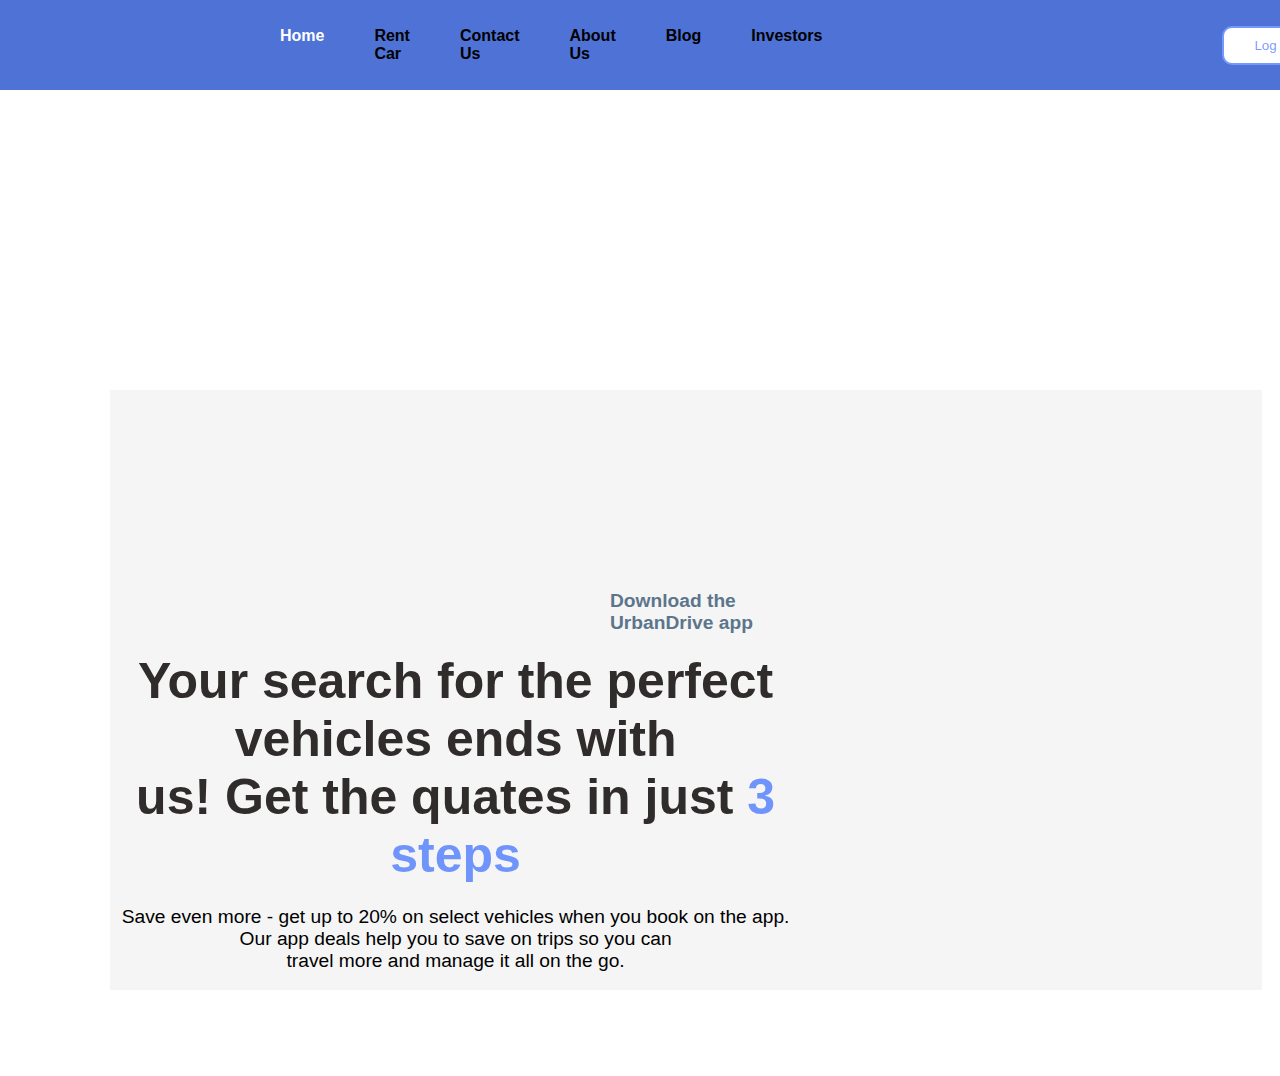
<file: app.html>
<!DOCTYPE html>
<html lang="en">
<head>
    <meta charset="UTF-8">
    <meta name="viewport" content="width=device-width, initial-scale=1.0">
    <title>Document</title>
    <link rel="stylesheet" href="app.css">
</head>
<body>
    <nav class="nav">
        <div class="logo">
            <h1>UrbanDrive CAR</h1>
        </div>

        <div class="item">
            <a class="home-btn" href="/">Home</a>
            <a href="/">Rent Car</a>
            <a href="/">Contact Us</a>
            <a href="/">About Us</a>
            <a href="/">Blog</a>
            <a href="/">Investors</a>
        </div>
        <div class="btn">
            <input class="login" type="button" value="Log in">
            <input type="button" value="Sign Up">
            <input type="button" value="Get the App">
        </div>
    </nav>
    
    <section class="box12"> 
        <div class="box1">
            <h3>Download the UrbanDrive app</h3>
            <img class="logo" src="app-store-png-logo-33115.png">
            <h1>Your search for the perfect vehicles ends with <br> us! Get the quates in just <span>3 steps</span></h1>
            <p>   <br> Save even more - get up to 20% on select vehicles when you book on the app.
                <br> Our app deals help you to save on trips so you can <br> travel more and manage it all on the go.</p>
                <img id="qrcode" src="qr_img (1).png">
        </div>
        
    </section>
</body>
</html>
</file>
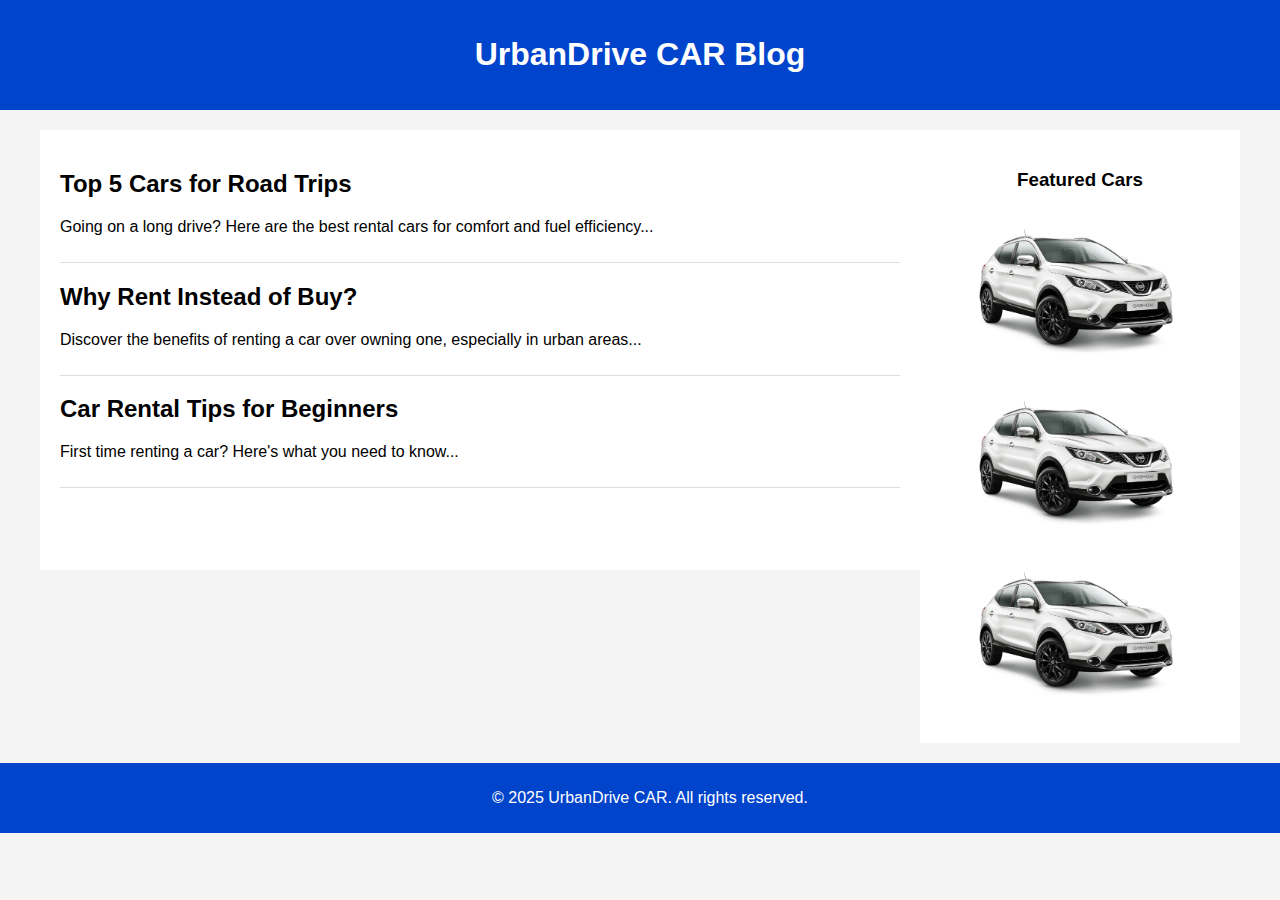
<file: blog.html>
<!DOCTYPE html>
<html lang="en">
<head>
    <meta charset="UTF-8">
    <meta name="viewport" content="width=device-width, initial-scale=1.0">
    <title>UrbanDrive Blog</title>
    <style>
        body {
            font-family: Arial, sans-serif;
            margin: 0;
            padding: 0;
            background-color: #f4f4f4;
        }
        header {
            background: #0044cc;
            color: white;
            text-align: center;
            padding: 15px;
        }
        .container {
            display: flex;
            max-width: 1200px;
            margin: 20px auto;
        }
        .blog-content {
            flex: 3;
            background: white;
            padding: 20px;
            overflow-y: scroll;
            height: 400px;
        }
        .blog-content article {
            border-bottom: 1px solid #ddd;
            padding-bottom: 10px;
            margin-bottom: 10px;
        }
        .sidebar {
            flex: 1;
            padding: 20px;
            background: white;
            text-align: center;
        }
        .sidebar img {
            width: 100%;
            margin-bottom: 10px;
            border-radius: 8px;
        }
        footer {
            background: #0044cc;
            color: white;
            text-align: center;
            padding: 10px;
            position: relative;
            bottom: 0;
            width: 100%;
        }
    </style>
</head>
<body>
    <header>
        <h1>UrbanDrive CAR Blog</h1>
    </header>
    
    <div class="container">
        <main class="blog-content">
            <article>
                <h2>Top 5 Cars for Road Trips</h2>
                <p>Going on a long drive? Here are the best rental cars for comfort and fuel efficiency...</p>
            </article>
            <article>
                <h2>Why Rent Instead of Buy?</h2>
                <p>Discover the benefits of renting a car over owning one, especially in urban areas...</p>
            </article>
            <article>
                <h2>Car Rental Tips for Beginners</h2>
                <p>First time renting a car? Here's what you need to know...</p>
            </article>
        </main>
        
        <aside class="sidebar">
            <h3>Featured Cars</h3>
            <img src="png/pngwing.com (10).png" alt="Luxury Car">
            <img src="png/pngwing.com (10).png" alt="SUV">
            <img src="png/pngwing.com (10).png" alt="Convertible">
        </aside>
    </div>
    
    <footer>
        <p>&copy; 2025 UrbanDrive CAR. All rights reserved.</p>
    </footer>
</body>
</html>
</file>
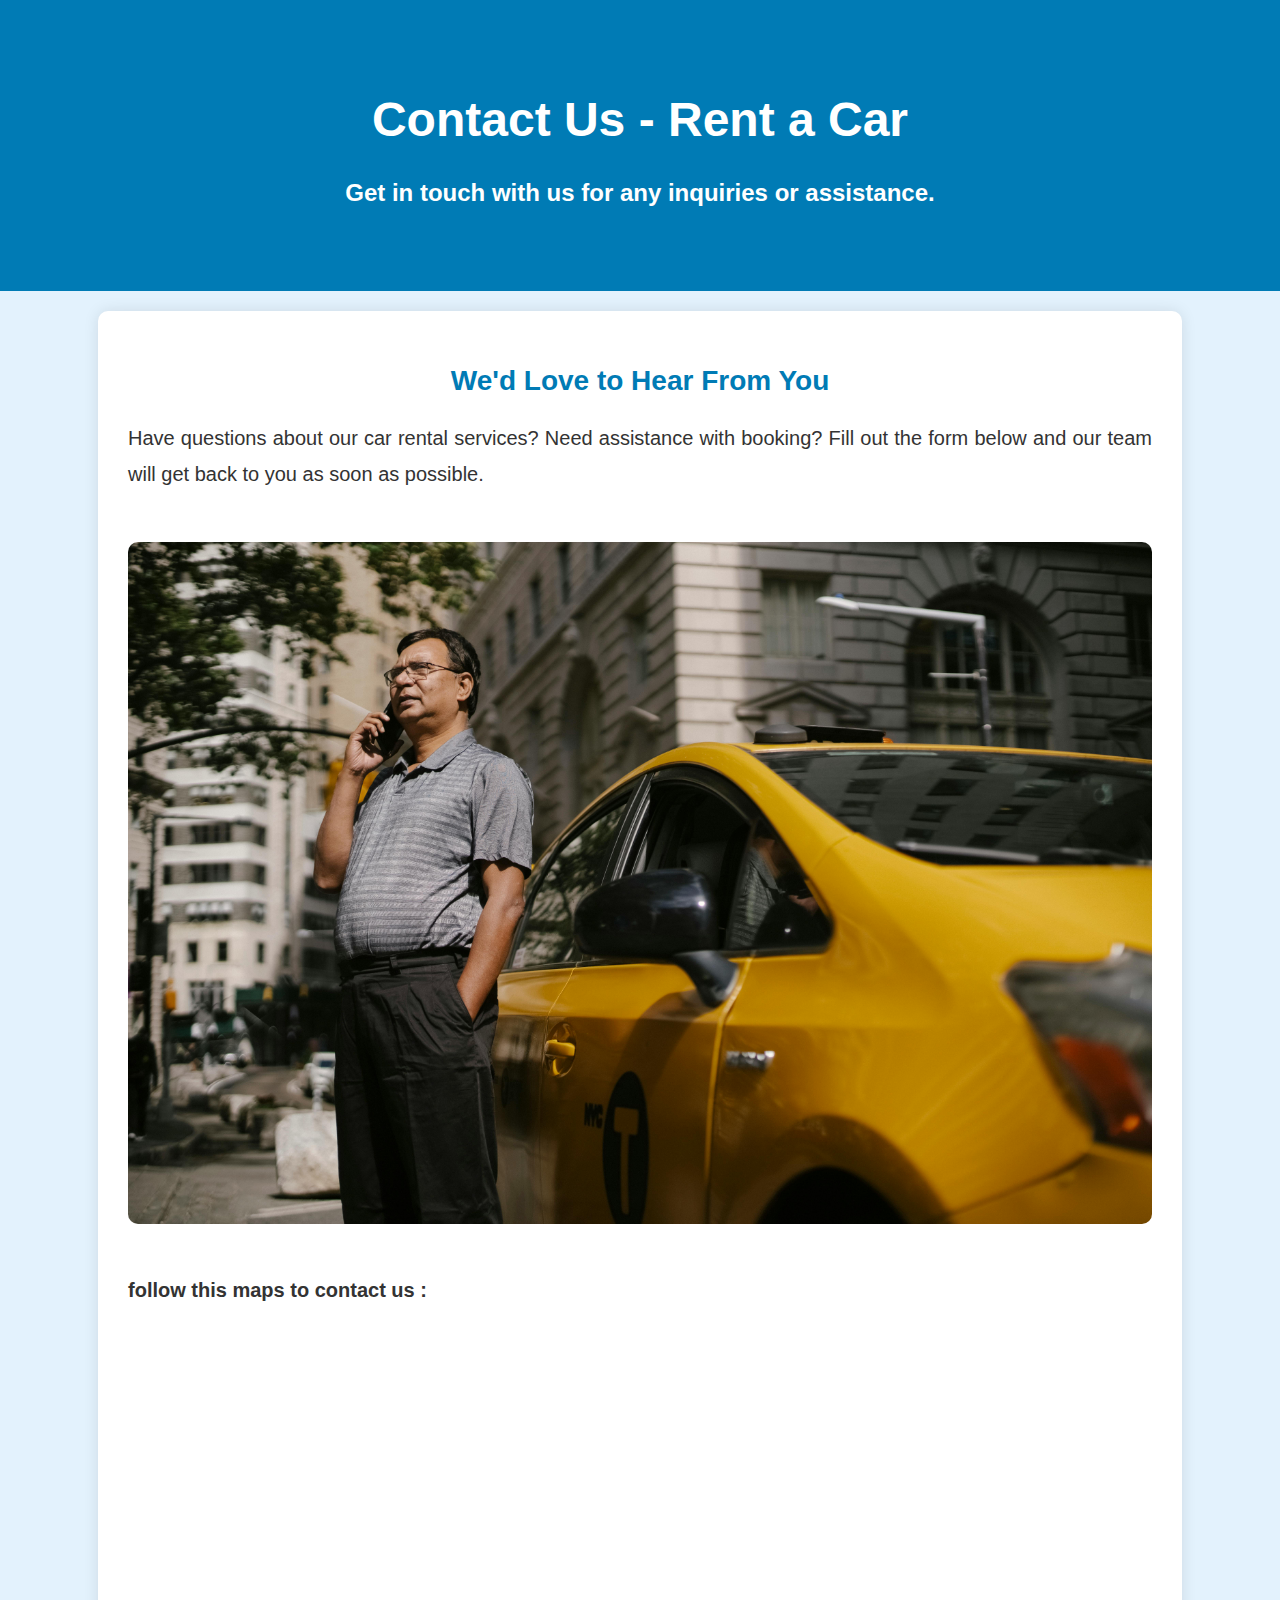
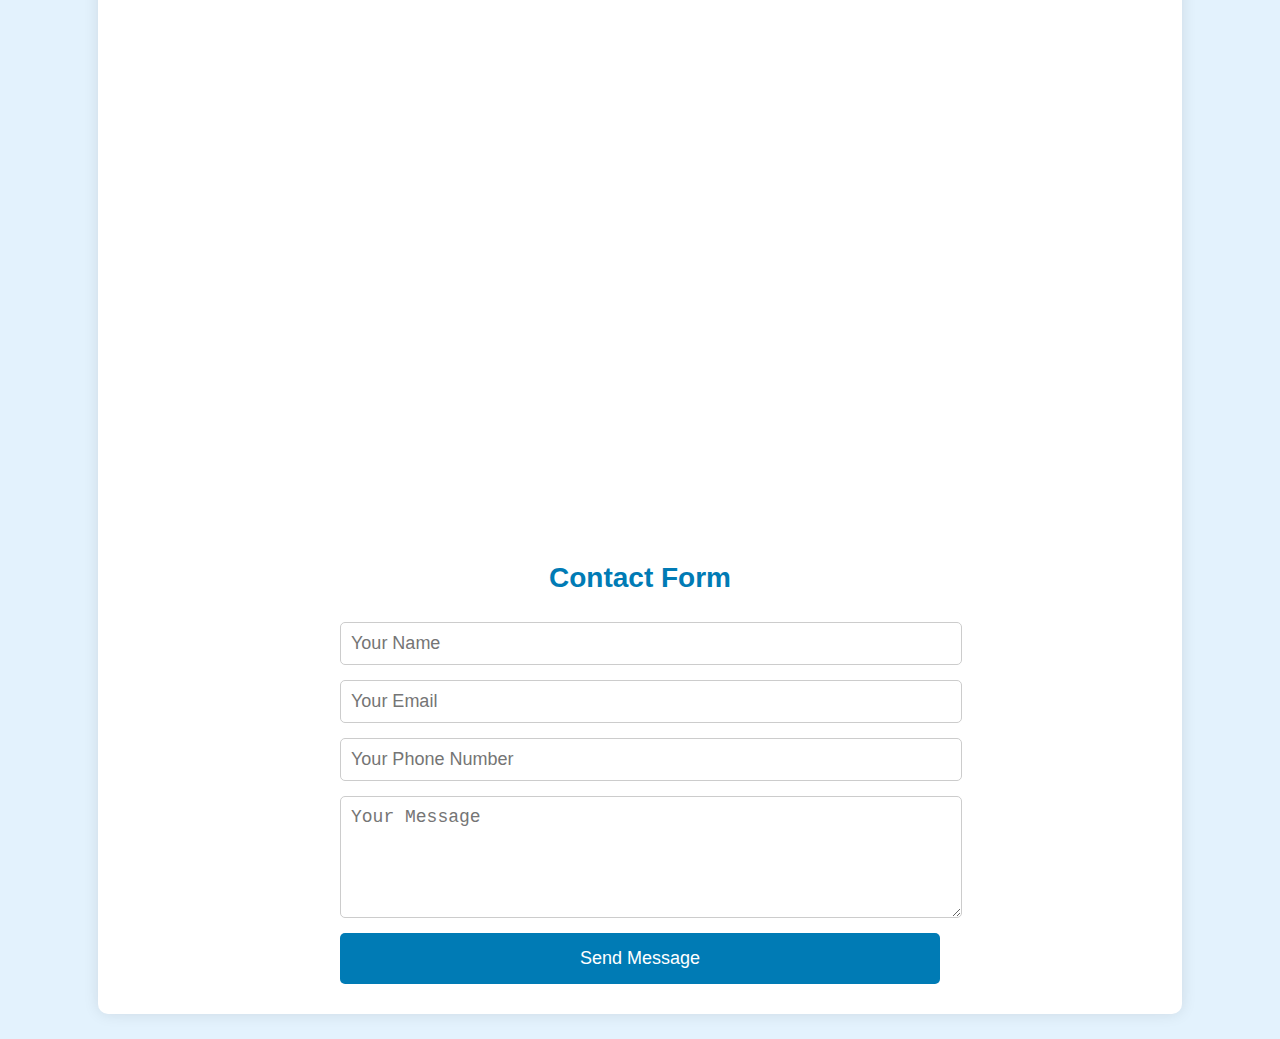
<file: contact us.html>
<!DOCTYPE html>
<html lang="en">
<head>
    <meta charset="UTF-8">
    <meta name="viewport" content="width=device-width, initial-scale=1.0">
    <title>Contact Us - Rent a Car</title>
    <style>
        body {
            font-family: Arial, sans-serif;
            margin: 0;
            padding: 0;
            background-color: #e3f2fd;
            color: #333;
        }
        .header {
            text-align: center;
            padding: 60px;
            background: #007bb5;
            color: white;
            font-size: 24px;
            font-weight: bold;
        }
        .content {
            width: 80%;
            margin: 20px auto;
            padding: 30px;
            background: white;
            box-shadow: 0px 0px 15px rgba(0, 0, 0, 0.1);
            border-radius: 10px;
            font-size: 20px;
        }
        h2, h3 {
            text-align: center;
            color: #007bb5;
            font-size: 28px;
        }
        .info {
            text-align: justify;
            margin-bottom: 25px;
            line-height: 1.8;
        }
        .contact-form {
            display: flex;
            flex-direction: column;
            max-width: 600px;
            margin: 0 auto;
        }
        .contact-form input, .contact-form textarea {
            width: 100%;
            padding: 10px;
            margin-bottom: 15px;
            border: 1px solid #ccc;
            border-radius: 5px;
            font-size: 18px;
        }
        .contact-form button {
            background: #007bb5;
            color: white;
            border: none;
            padding: 15px;
            font-size: 18px;
            cursor: pointer;
            border-radius: 5px;
        }
        .contact-form button:hover {
            background: #005f87;
        }
        .contact-image {
            width: 100%;
            height: auto;
            border-radius: 10px;
            margin-top: 25px;
        }
        .content .maps{
            margin-top: 50px;
            /* margin-left: 400px; */
            /* float: left; */
            /* border-radius: 30px; */
        }
        .content .maps2 h4{
            float: left;
            margin-left: 20px;
            /* margin-top: 50px; */
            /* float: left; */
            /* border-radius: 30px; */
        }
    </style>
</head>
<body>
    <div class="header">
        <h1>Contact Us - Rent a Car</h1>
        <p>Get in touch with us for any inquiries or assistance.</p>
    </div>
    
    <div class="content">
        <h2>We'd Love to Hear From You</h2>
        <p class="info">Have questions about our car rental services? Need assistance with booking? Fill out the form below and our team will get back to you as soon as possible.</p>
        <img src="pexels-tim-samuel-5835310.jpg" alt="Contact Us" class="contact-image">

        <div class="maps">
            <h4>follow this maps to contact us : </h4>
            <iframe src="https://www.google.com/maps/embed?pb=!1m14!1m12!1m3!1d8297.563949832971!2d79.01553267679353!3d21.117367470094933!2m3!1f0!2f0!3f0!3m2!1i1024!2i768!4f13.1!5e0!3m2!1sen!2sin!4v1738485160348!5m2!1sen!2sin" width="100%" height="800" style="border:0;" allowfullscreen="" loading="lazy" referrerpolicy="no-referrer-when-downgrade"></iframe>
            
        </div>
        
        <h3>Contact Form</h3>
        <form class="contact-form">
            <input type="text" name="name" placeholder="Your Name" required>
            <input type="email" name="email" placeholder="Your Email" required>
            <input type="tel" name="phone" placeholder="Your Phone Number" required>
            <textarea name="message" rows="5" placeholder="Your Message" required></textarea>
            <button type="submit">Send Message</button>
        </form>
    </div>
</body>
</html>
</file>
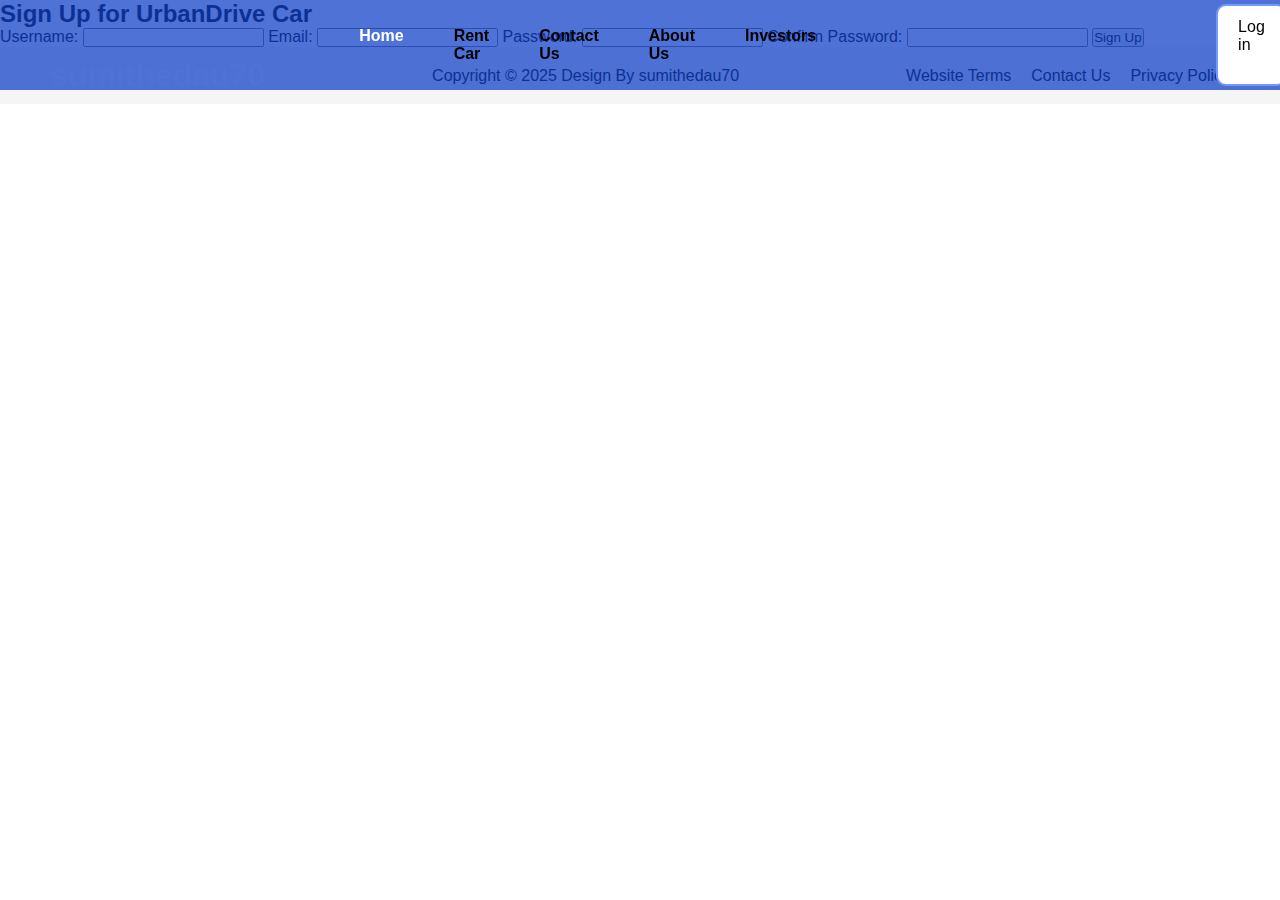
<file: hello.html>
<!DOCTYPE html>
<html lang="en">
<head>
    <meta charset="UTF-8">
    <meta name="viewport" content="width=device-width, initial-scale=1.0">
    <title>Sign Up - UrBan Car</title>
    <link rel="stylesheet" href="new.css">
    <link rel="stylesheet" href="https://cdnjs.cloudflare.com/ajax/libs/font-awesome/6.5.1/css/all.min.css">
</head>
<body>
    <nav class="nav">
        <div class="logo">
            <h1>UrbanDrive CAR</h1>
        </div>
        <div class="item">
            <a class="home-btn" href="/">Home</a>
            <a href="rentcar.html">Rent Car</a>
            <a href="contact us.html">Contact Us</a>
            <a href="about us.html">About Us</a>
            <a href="invest.html">Investors</a>
        </div>
        <div class="btn">
            <a class="login" href="log.html">Log in</a>
            <a id="sign" href="signup.html">Sign up</a>
            <a class="button" href="app.html">Get the App</a>
        </div>
    </nav>

    <div class="signup-container">
        <h2>Sign Up for UrbanDrive Car</h2>
        <form action="/submit-signup" method="POST">
            <label for="username">Username:</label>
            <input type="text" id="username" name="username" required>
            
            <label for="email">Email:</label>
            <input type="email" id="email" name="email" required>
            
            <label for="password">Password:</label>
            <input type="password" id="password" name="password" required>
            
            <label for="confirm-password">Confirm Password:</label>
            <input type="password" id="confirm-password" name="confirm-password" required>
            
            <input type="submit" value="Sign Up">
        </form>
    </div>

    <footer class="foot-sec">
        <div class="logo">
            <h1>sumithedau70</h1>
        </div>
        <div class="copy">
            <p>Copyright &copy; 2025 Design By sumithedau70</p>
        </div>
        <div class="item">
            <a href="/">Website Terms</a>
            <a href="/">Contact Us</a>
            <a href="/">Privacy Policy</a>
        </div>
    </footer>
</body>
</html>
</file>
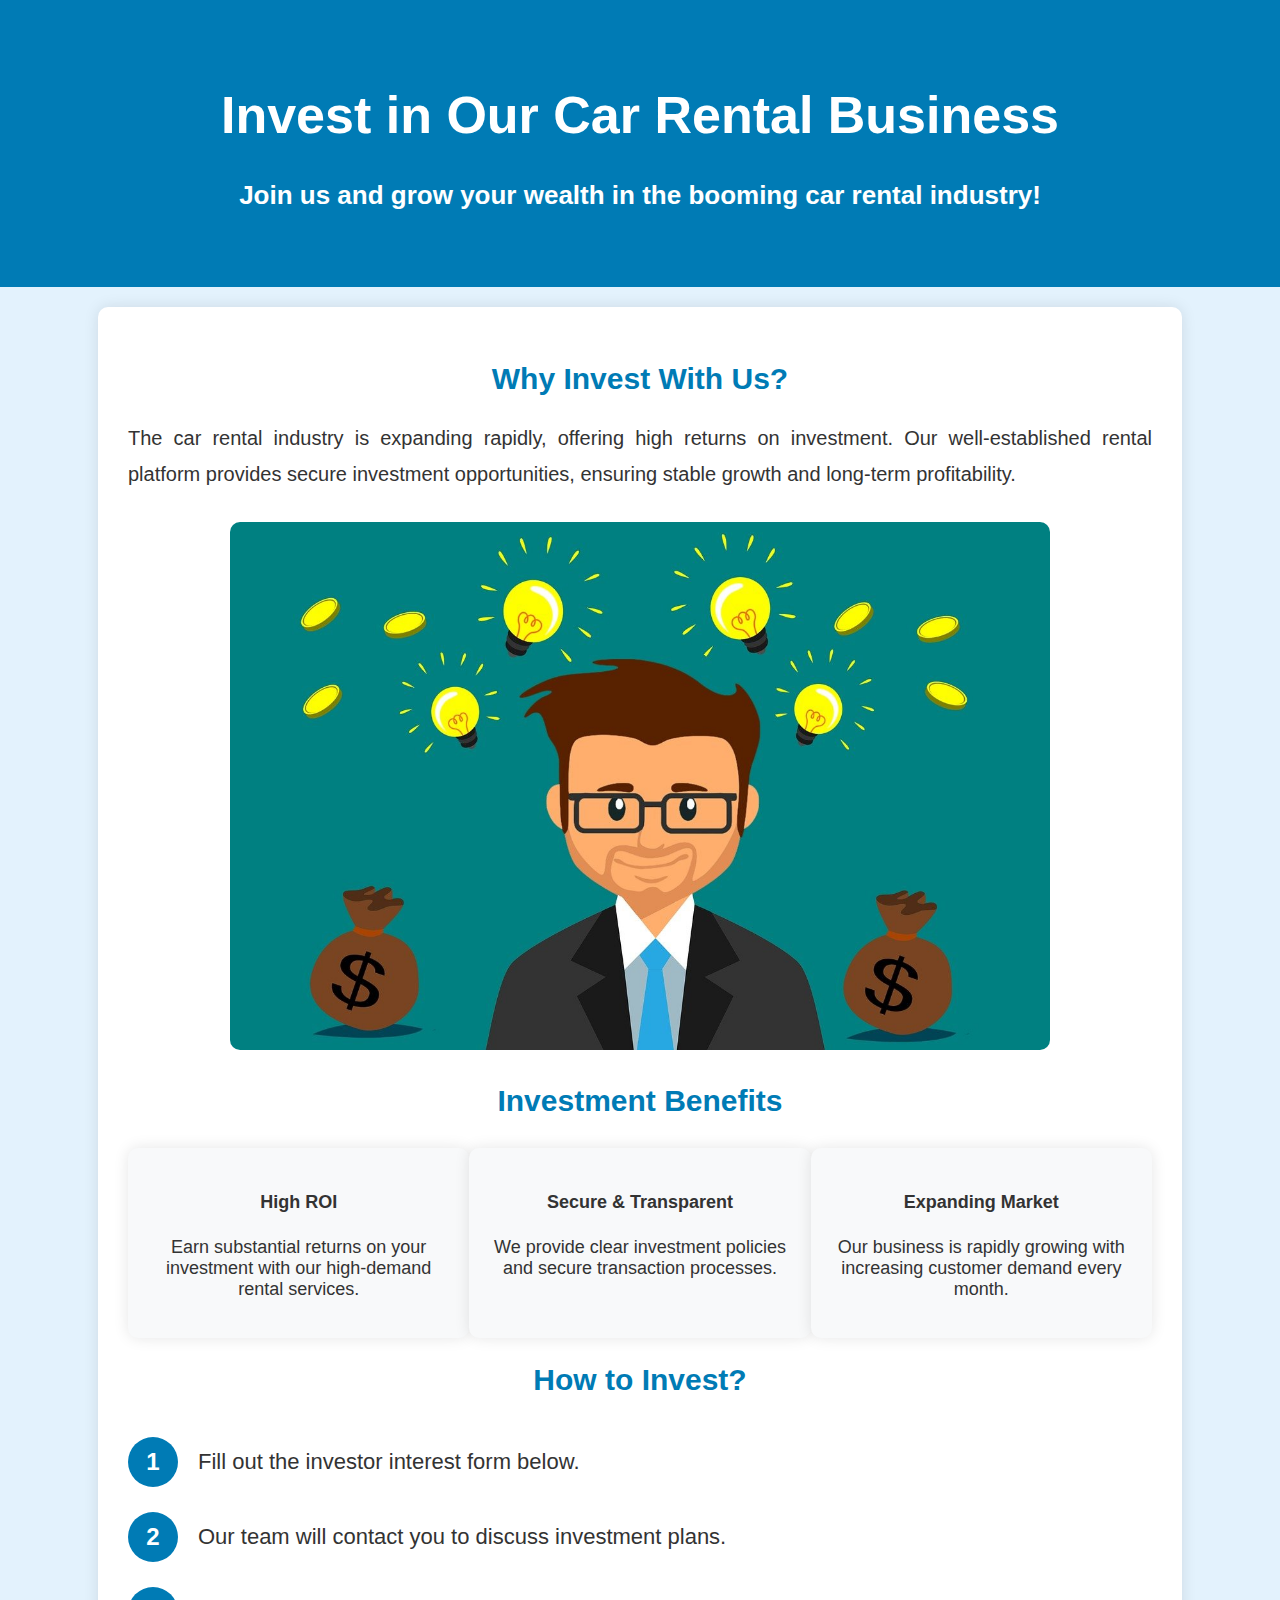
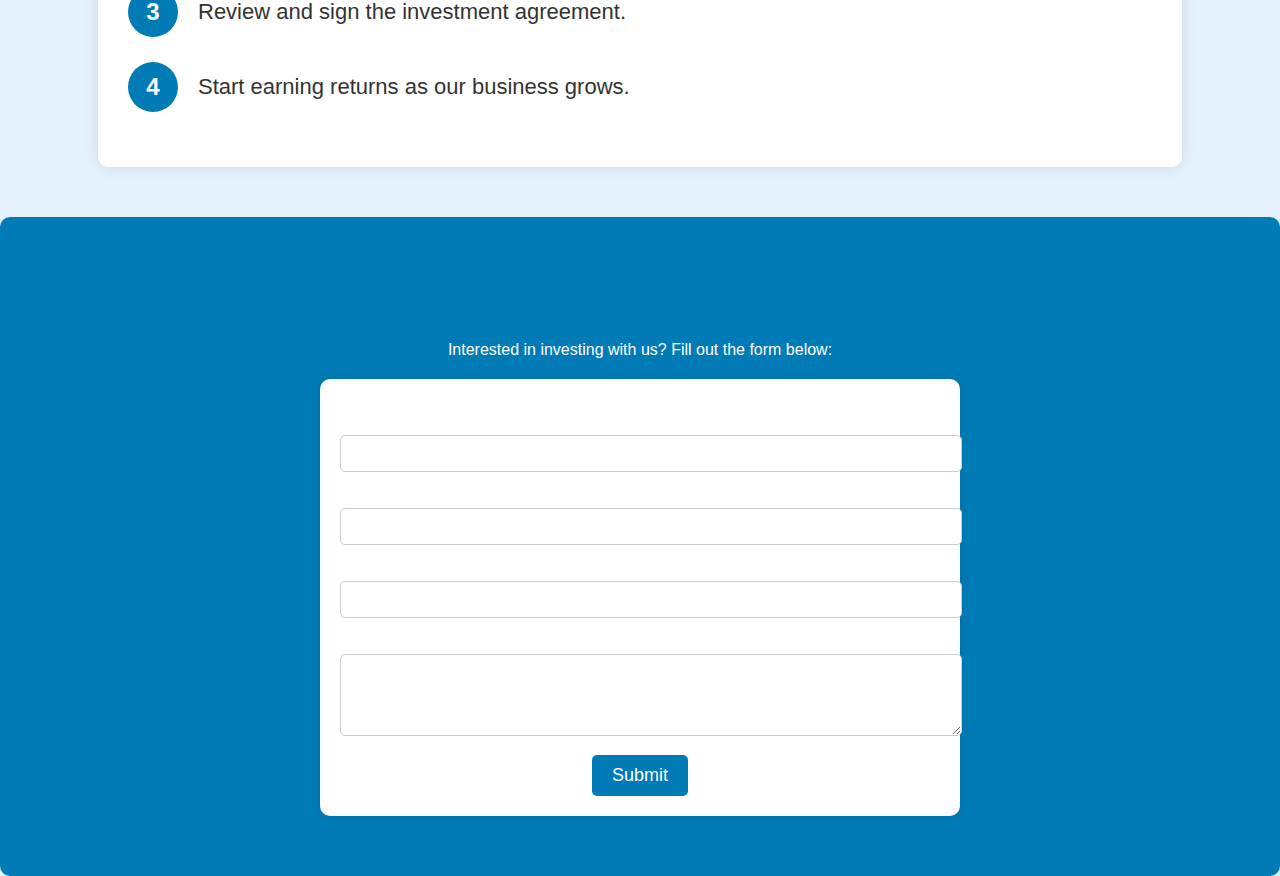
<file: invest.html>
<!DOCTYPE html>
<html lang="en">
<head>
    <meta charset="UTF-8">
    <meta name="viewport" content="width=device-width, initial-scale=1.0">
    <title>Invest in Our Car Rental Business</title>
    <style>
        body {
            font-family: Arial, sans-serif;
            margin: 0;
            padding: 0;
            background-color: #e3f2fd;
            color: #333;
        }
        .header {
            text-align: center;
            padding: 50px;
            background: #007bb5;
            color: white;
            font-size: 26px;
            font-weight: bold;
        }
        .container {
            width: 80%;
            margin: 20px auto;
            padding: 30px;
            background: white;
            box-shadow: 0px 0px 15px rgba(0, 0, 0, 0.1);
            border-radius: 10px;
        }
        h2 {
            text-align: center;
            color: #007bb5;
            font-size: 30px;
        }
        .info {
            text-align: justify;
            line-height: 1.8;
            font-size: 20px;
        }
        .image-section {
            text-align: center;
            margin: 30px 0;
        }
        .image-section img {
            width: 80%;
            border-radius: 10px;
        }
        .benefits {
            display: flex;
            justify-content: space-between;
            margin-top: 30px;
        }
        .benefit-box {
            width: 30%;
            padding: 20px;
            background: #f8f9fa;
            border-radius: 10px;
            text-align: center;
            box-shadow: 0 0 15px rgba(0, 0, 0, 0.1);
            font-size: 18px;
        }
        .steps {
            margin-top: 40px;
        }
        .step {
            display: flex;
            align-items: center;
            margin-bottom: 25px;
            font-size: 22px;
        }
        .step-number {
            background: #007bb5;
            color: white;
            font-size: 24px;
            font-weight: bold;
            width: 50px;
            height: 50px;
            display: flex;
            justify-content: center;
            align-items: center;
            border-radius: 50%;
            margin-right: 20px;
        }
        .contact {
            text-align: center;
            margin-top: 50px;
            padding: 40px;
            background: #007bb5;
            color: white;
            border-radius: 10px;
        }
        .contact-form {
            width: 50%;
            margin: 20px auto;
            background: white;
            padding: 20px;
            border-radius: 10px;
            box-shadow: 0px 0px 10px rgba(0, 0, 0, 0.1);
        }
        .contact-form label {
            font-size: 18px;
            display: block;
            margin-top: 10px;
        }
        .contact-form input, .contact-form textarea {
            width: 100%;
            padding: 10px;
            margin-top: 5px;
            border: 1px solid #ccc;
            border-radius: 5px;
        }
        .contact-form button {
            margin-top: 15px;
            padding: 10px 20px;
            background: #007bb5;
            color: white;
            border: none;
            border-radius: 5px;
            cursor: pointer;
            font-size: 18px;
        }
    </style>
</head>
<body>

    <div class="header">
        <h1>Invest in Our Car Rental Business</h1>
        <p>Join us and grow your wealth in the booming car rental industry!</p>
    </div>

    <div class="container">
        <h2>Why Invest With Us?</h2>
        <p class="info">The car rental industry is expanding rapidly, offering high returns on investment. Our well-established rental platform provides secure investment opportunities, ensuring stable growth and long-term profitability.</p>

        <div class="image-section">
            <img src="money-4105043_1280.jpg" alt="Car Rental Investment">
        </div>

        <h2>Investment Benefits</h2>
        <div class="benefits">
            <div class="benefit-box">
                <h4>High ROI</h4>
                <p>Earn substantial returns on your investment with our high-demand rental services.</p>
            </div>
            <div class="benefit-box">
                <h4>Secure & Transparent</h4>
                <p>We provide clear investment policies and secure transaction processes.</p>
            </div>
            <div class="benefit-box">
                <h4>Expanding Market</h4>
                <p>Our business is rapidly growing with increasing customer demand every month.</p>
            </div>
        </div>

        <h2>How to Invest?</h2>
        <div class="steps">
            <div class="step">
                <div class="step-number">1</div>
                <div class="step-text">Fill out the investor interest form below.</div>
            </div>
            <div class="step">
                <div class="step-number">2</div>
                <div class="step-text">Our team will contact you to discuss investment plans.</div>
            </div>
            <div class="step">
                <div class="step-number">3</div>
                <div class="step-text">Review and sign the investment agreement.</div>
            </div>
            <div class="step">
                <div class="step-number">4</div>
                <div class="step-text">Start earning returns as our business grows.</div>
            </div>
        </div>
    </div>

    <div class="contact">
        <h2>Investor Contact Form</h2>
        <p>Interested in investing with us? Fill out the form below:</p>
        <div class="contact-form">
            <label for="name">Full Name</label>
            <input type="text" id="name" name="name" required>
            
            <label for="email">Email</label>
            <input type="email" id="email" name="email" required>
            
            <label for="amount">Investment Amount</label>
            <input type="text" id="amount" name="amount" required>
            
            <label for="message">Your Investment Goals</label>
            <textarea id="message" name="message" rows="4" required></textarea>
            
            <button type="submit">Submit</button>
        </div>
    </div>

</body>
</html>
</file>
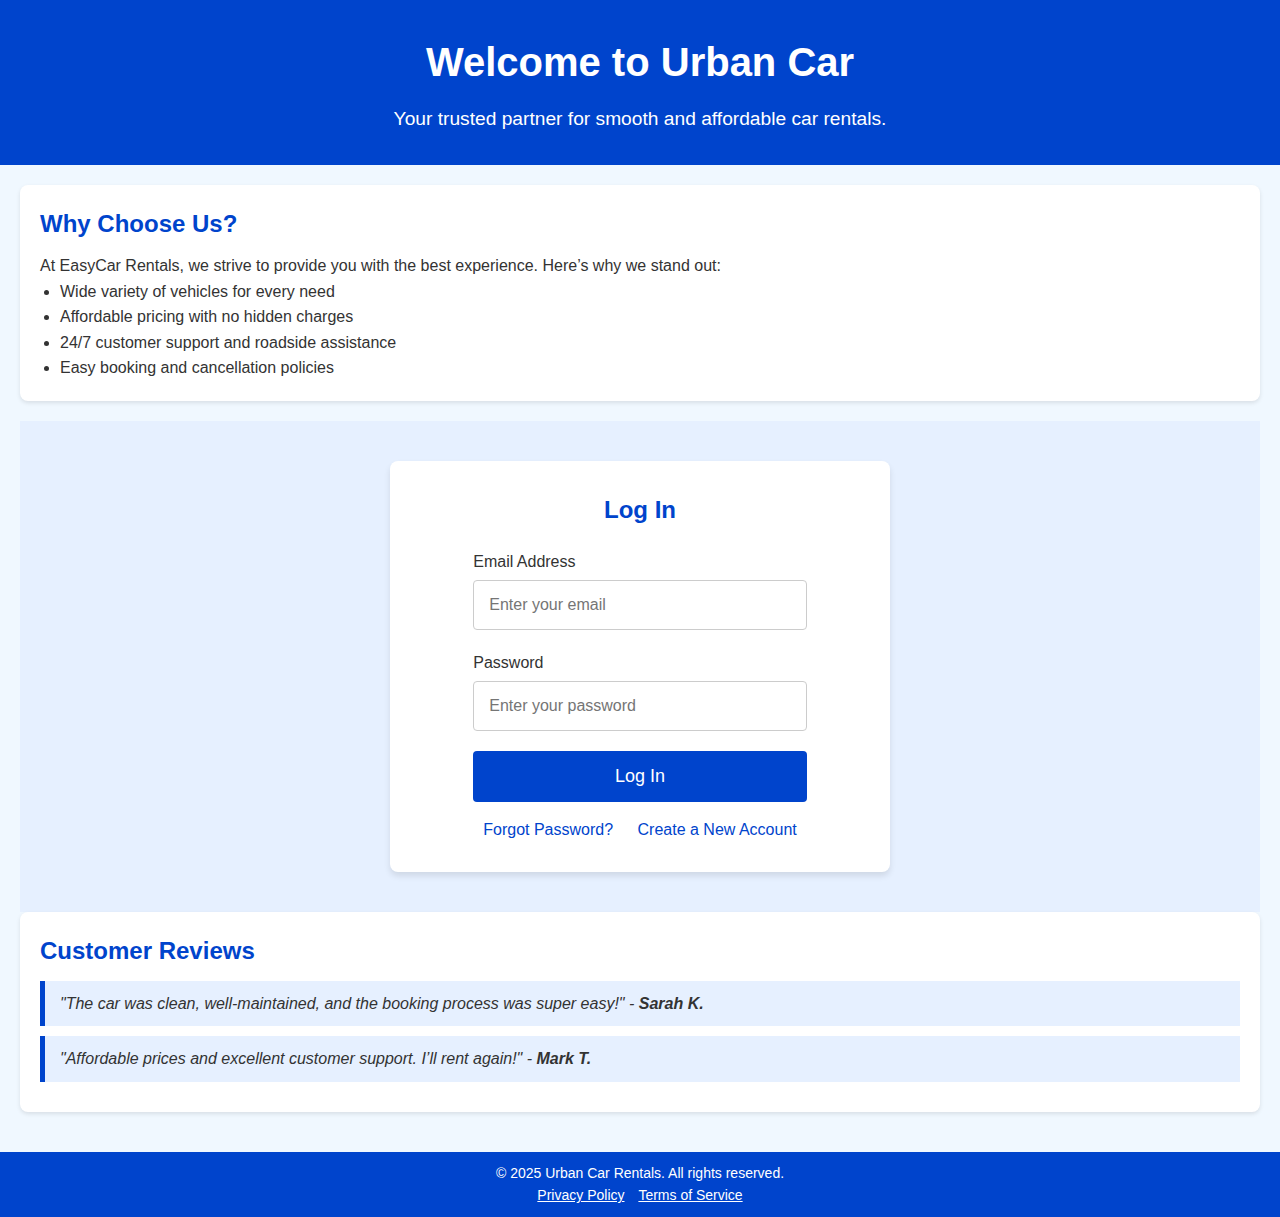
<file: log.html>
<!DOCTYPE html>
<html lang="en">
<head>
    <meta charset="UTF-8">
    <meta name="viewport" content="width=device-width, initial-scale=1.0">
    <title>Car Rental Login</title>
    <link rel="stylesheet" href="log.css">
</head>
<body>
    <!-- Header Section -->
    <header class="header">
        <h1>Welcome to Urban Car</h1>
        <p>Your trusted partner for smooth and affordable car rentals.</p>
    </header>

    <!-- Main Content -->
    <main class="content">
        <!-- About Section -->
        <section class="info-section">
            <h2>Why Choose Us?</h2>
            <p>At EasyCar Rentals, we strive to provide you with the best experience. Here’s why we stand out:</p>
            <ul>
                <li>Wide variety of vehicles for every need</li>
                <li>Affordable pricing with no hidden charges</li>
                <li>24/7 customer support and roadside assistance</li>
                <li>Easy booking and cancellation policies</li>
            </ul>
        </section>

        <!-- Login Section -->
        <section class="login-section">
            <div class="login-container">
                <div class="login-box">
                    <h2>Log In</h2>
                    <form action="#" method="POST">
                        <!-- Email Field -->
                        <div class="form-group">
                            <label for="email">Email Address</label>
                            <input type="email" id="email" name="email" placeholder="Enter your email" >
                        </div>
                        
                        <!-- Password Field -->
                        <div class="form-group">
                            <label for="password">Password</label>
                            <input type="password" id="password" name="password" placeholder="Enter your password">
                        </div>
                        
                        <!-- Login Button -->
                        <button type="submit" class="btn">Log In</button>
                        
                        <!-- Links -->
                        <div class="links">
                            <a href="#">Forgot Password?</a>
                            <a href="#">Create a New Account</a>
                        </div>
                    </form>
                </div>
            </div>
        </section>

        <!-- Customer Testimonials -->
        <section class="info-section">
            <h2>Customer Reviews</h2>
            <blockquote>
                "The car was clean, well-maintained, and the booking process was super easy!" - <strong>Sarah K.</strong>
            </blockquote>
            <blockquote>
                "Affordable prices and excellent customer support. I’ll rent again!" - <strong>Mark T.</strong>
            </blockquote>
        </section>
    </main>

    <!-- Footer Section -->
    <footer class="footer">
        <p>© 2025 Urban Car Rentals. All rights reserved.</p>
        <p><a href="#">Privacy Policy</a> 
        <a href="#">Terms of Service</a></p>
    </footer>
</body>
</html>
</file>
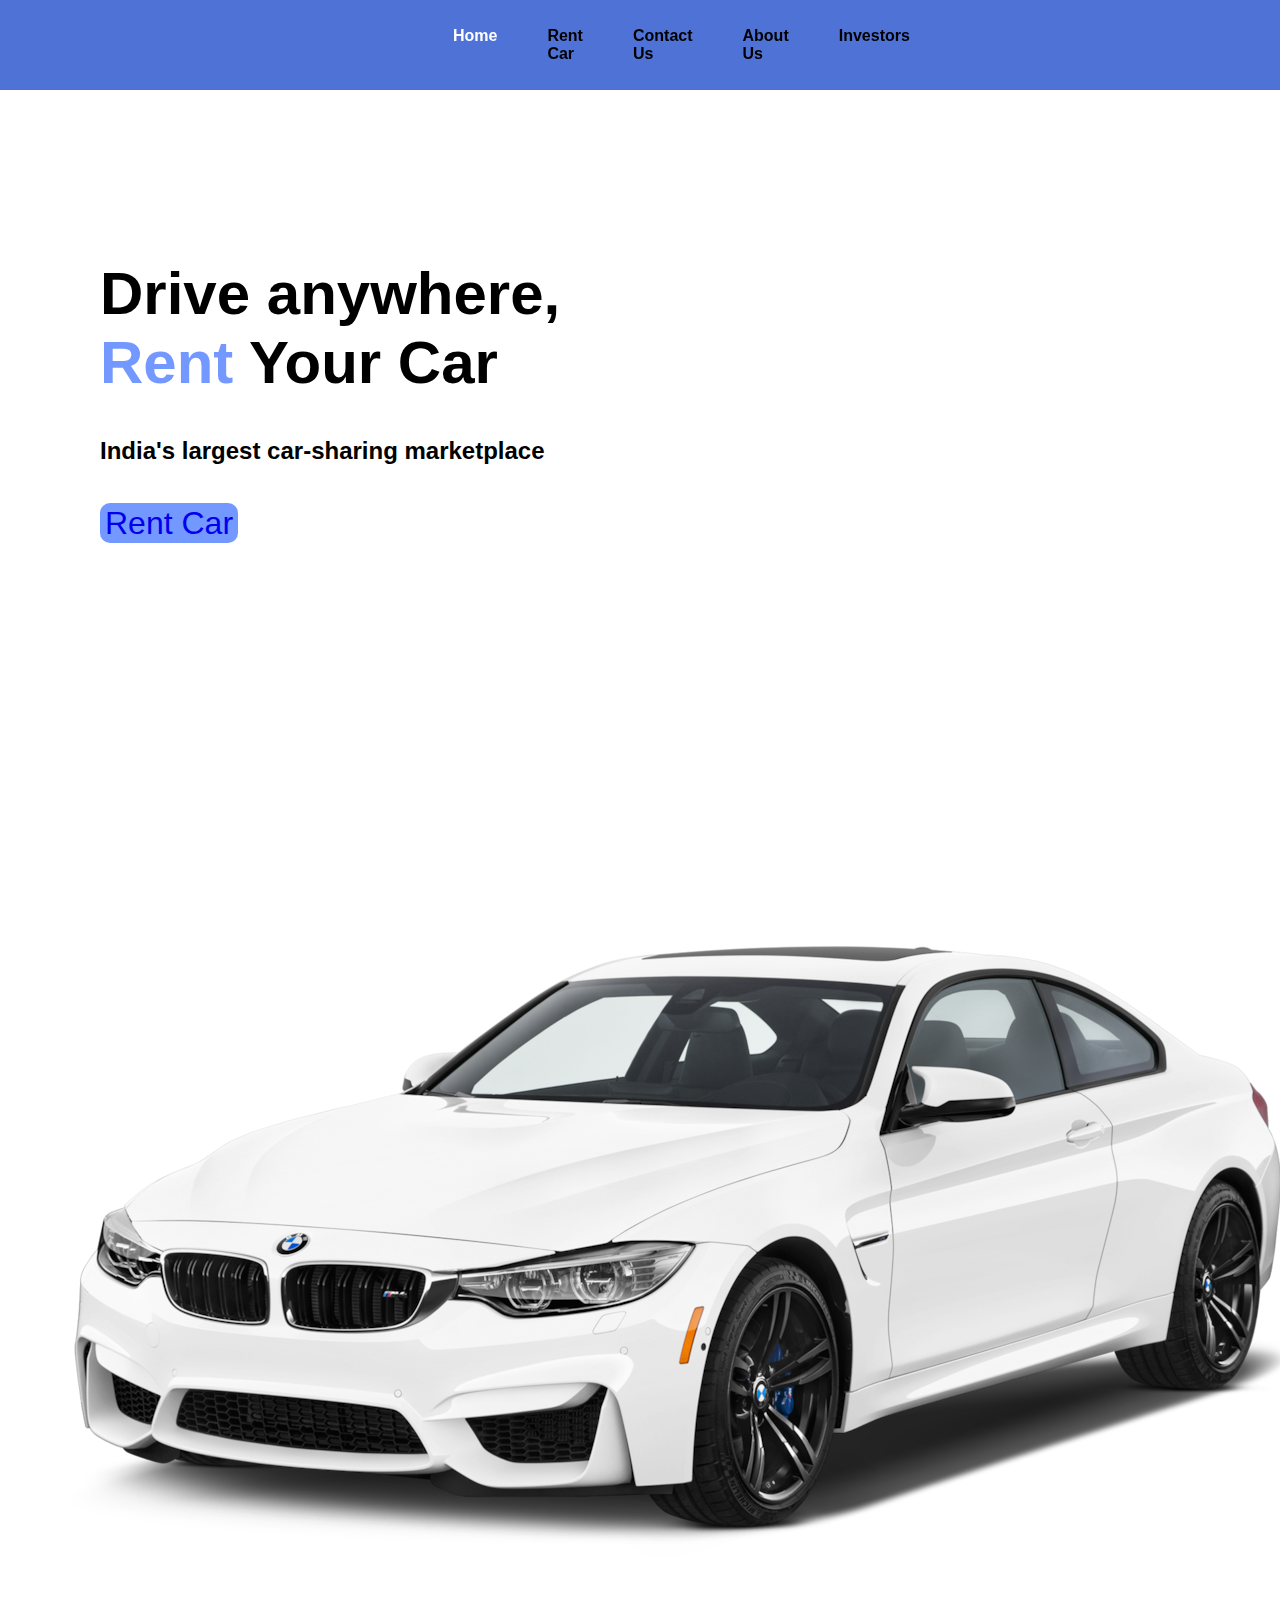
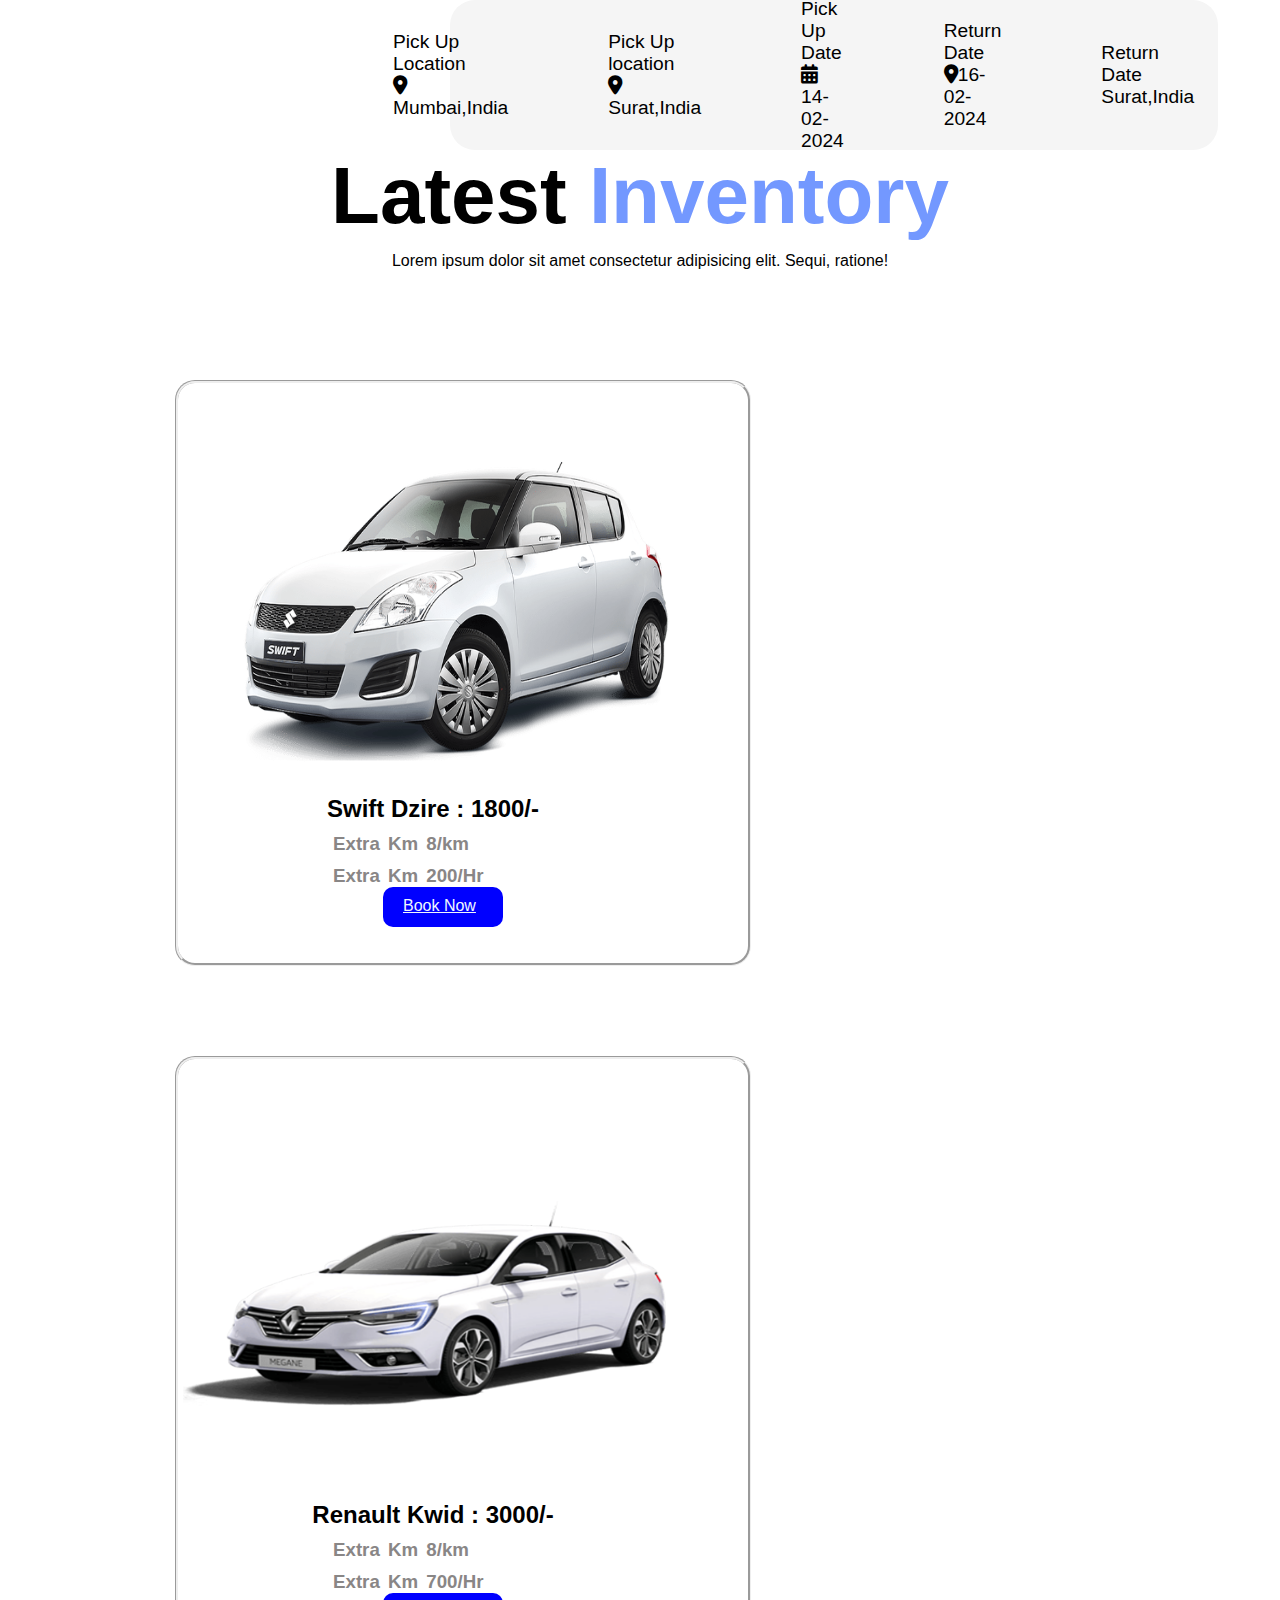
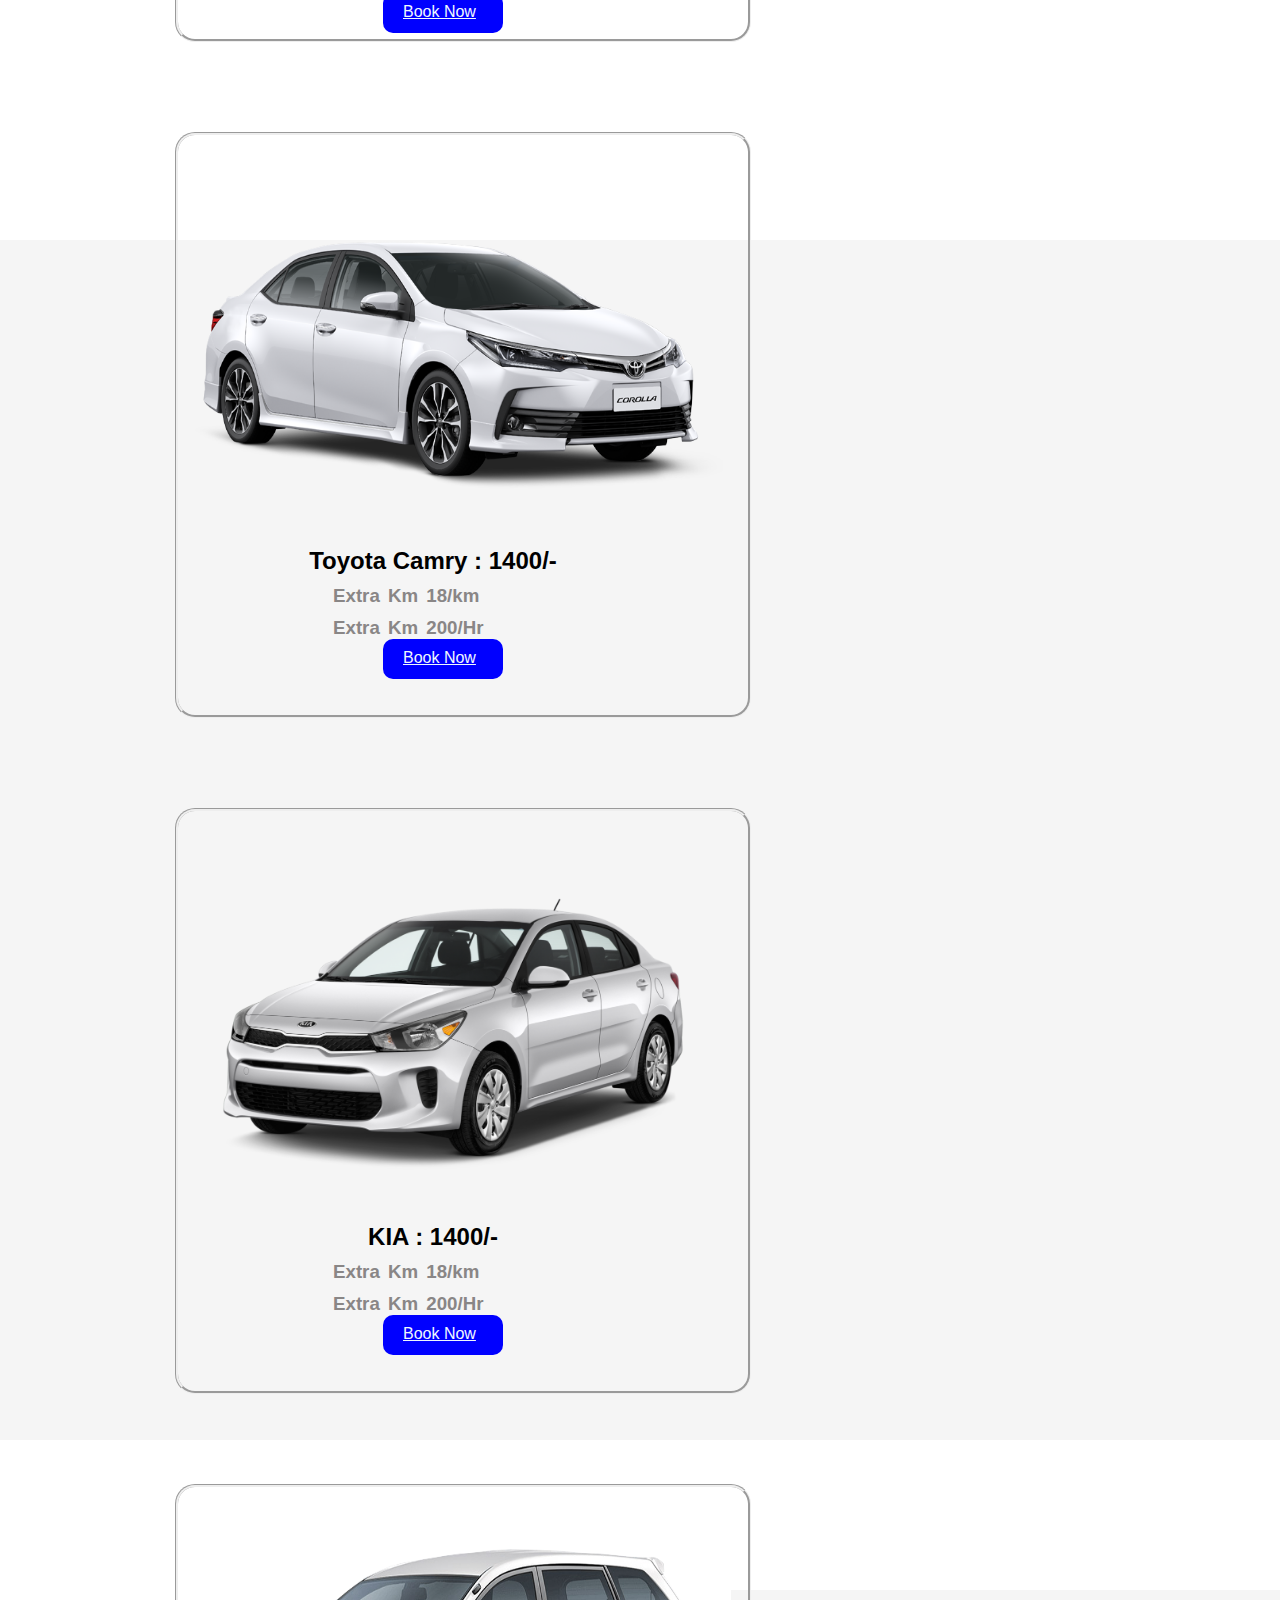
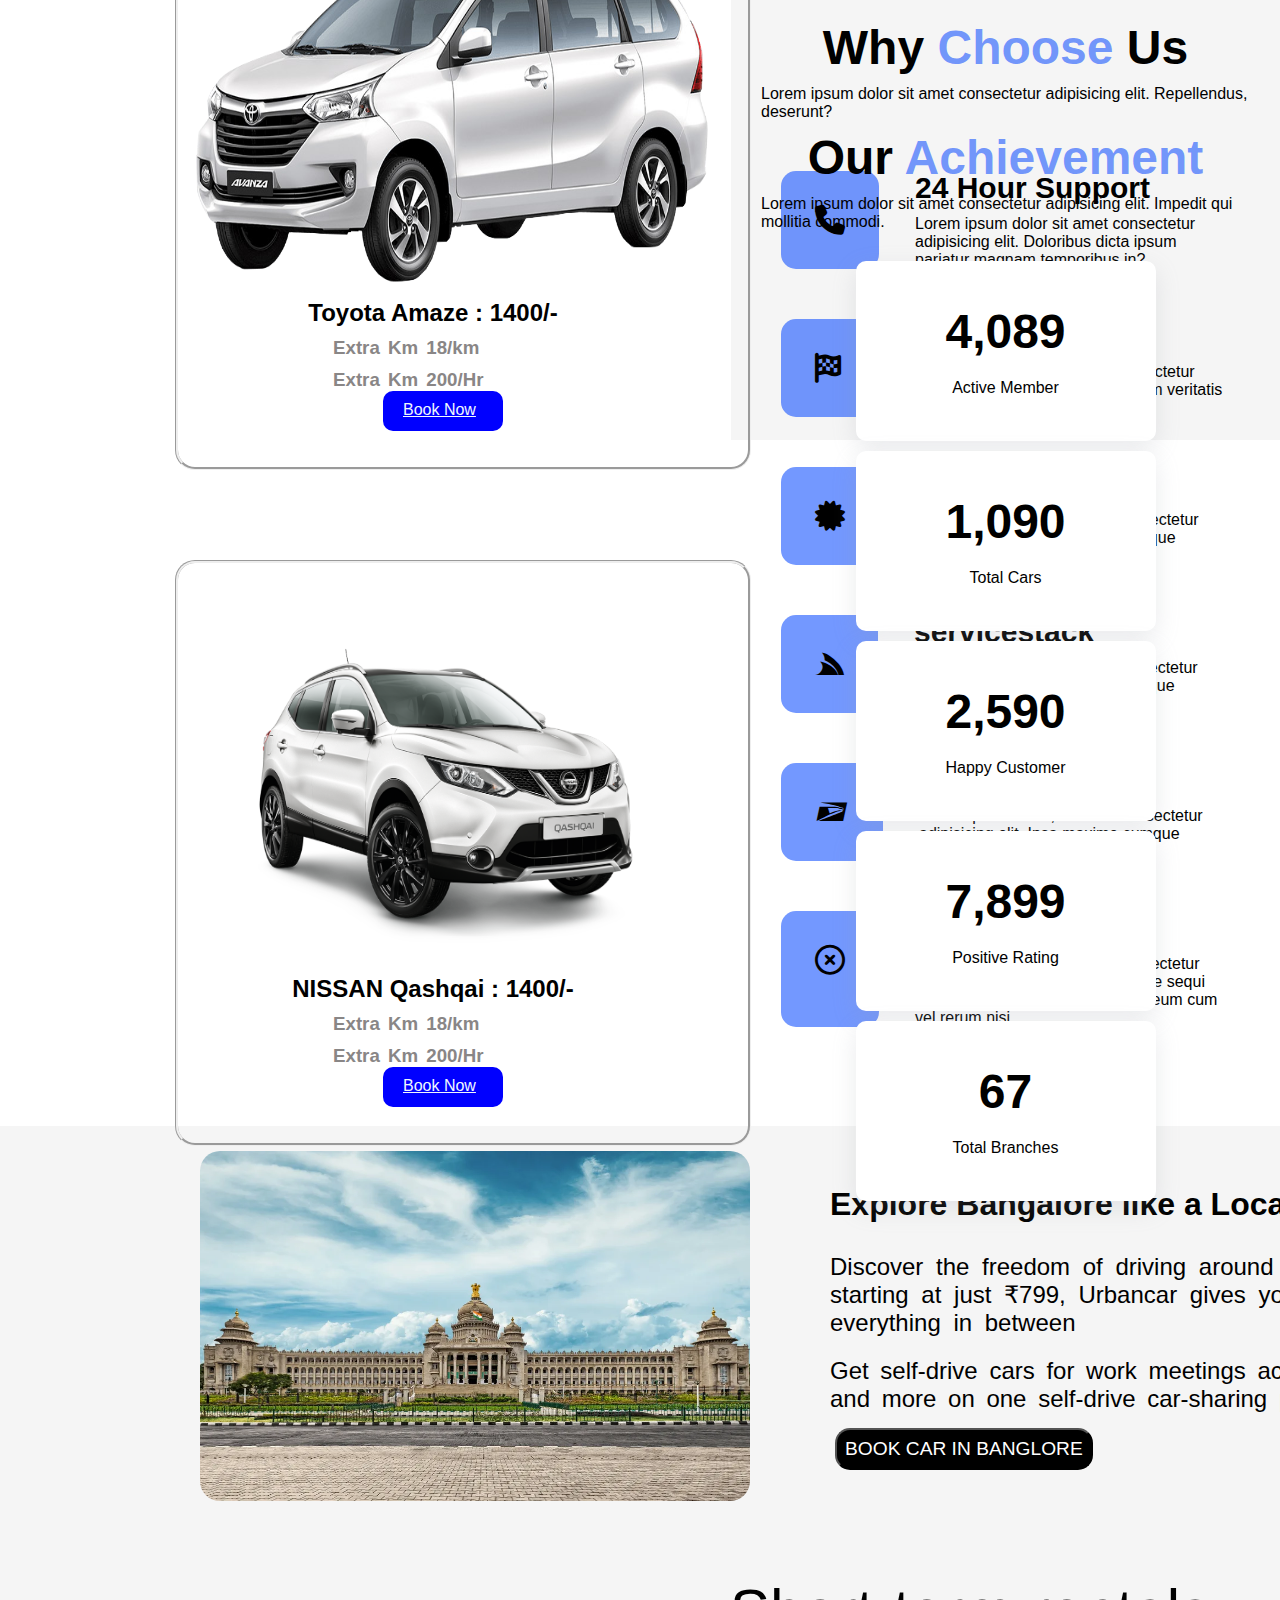
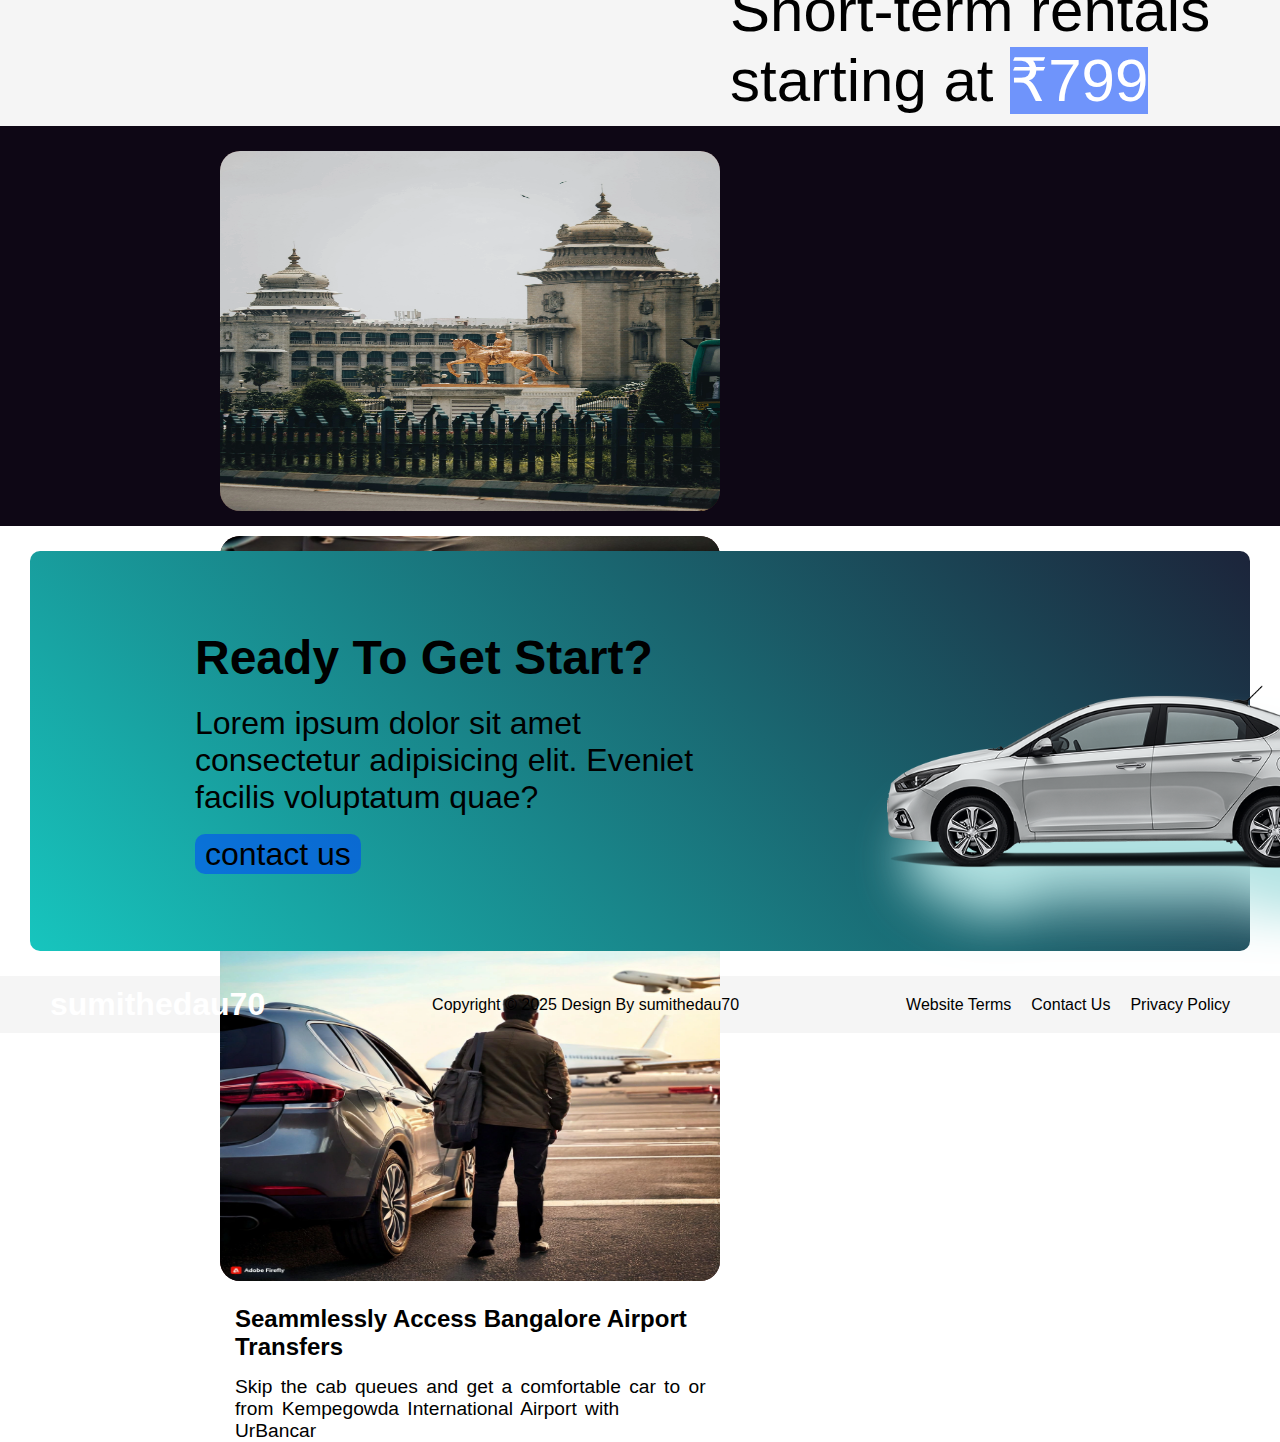
<file: mainfile.html>
<!DOCTYPE html>
<html lang="en">
<head>
    <meta charset="UTF-8">
    <meta name="viewport" content="width=device-width, initial-scale=1.0">
    <title>UrBan Car</title>
    <link rel="stylesheet" href="mainfile.css">
    <link rel="stylesheet" href="https://cdnjs.cloudflare.com/ajax/libs/font-awesome/6.5.1/css/all.min.css">
    <link rel="" href="https://cdn.jsdelivr.net/npm/bootstrap@5.3.3/dist/css/bootstrap.min.css">
    <style>
        /* Sign-Up Form Styling */
        .signup-container {
            position: fixed;
            top: 0;
            right: -100%;
            width: 400px;
            height: 100vh;
            background: white;
            box-shadow: -4px 0 10px rgba(0, 0, 0, 0.2);
            padding: 30px;
            transition: right 0.4s ease-in-out;
            z-index: 1000;
        }

        .signup-container.active {
            right: 0;
        }

        .signup-container h2 {
            text-align: center;
            color: #0043ff;
            margin-bottom: 20px;
            font-size: 24px;
        }

        .signup-container input {
            width: 100%;
            padding: 12px;
            margin: 10px 0;
            border: 1px solid #ccc;
            border-radius: 5px;
        }

        .signup-container button {
            width: 100%;
            padding: 12px;
            background: #0043ff;
            color: white;
            border: none;
            font-size: 18px;
            border-radius: 5px;
            cursor: pointer;
        }

        .signup-container button:hover {
            background: #0033cc;
        }

        .close-btn {
            position: absolute;
            top: 10px;
            right: 20px;
            font-size: 24px;
            cursor: pointer;
            color: #333;
        }
        #details a {
            width: 80px;
            height: 20px;
            background-color: blue;
            color: aliceblue;
            padding: 10px 20px;
            border-radius: 10px;
            margin-left: 200px;
            position: fixed;
        }
    </style>

</head>
<body>
    <nav class="nav">
        <div class="logo">
            <a href="new.html" >            
                <img src="Picsart_25-01-18_01-15-15-686.png">
            </a>
        </div>

        <div class="item">
            <a class="home-btn" href="new.html">Home</a>
            <a href="rentcar.html">Rent Car</a>
            <a href="contact us.html">Contact Us</a>
            <a href="about us.html">About Us</a>
            <!-- <a href="/">Blog</a> -->
            <a href="invest.html">Investors</a>
            <!-- <a href="yourcar.html">Your Car</a> -->

        </div>
        <div class="btn">
            <a class="login" href="log.html" >Log in</a>
            <a id="sign" href="" >Sign up</a>
            <a class="button" href="app.html">Get the App</a>
        </div>
    </nav>
    <div class="signup-container" id="signupForm">
        <span class="close-btn" onclick="closeSignup()">&times;</span>
        <h2>Sign Up</h2>
        <input type="text" placeholder="Full Name">
        <input type="email" placeholder="Email">
        <input type="password" placeholder="Password">
        <button>Register</button>
    </div>

    <script>
        document.getElementById("sign").addEventListener("click", function(event) {
            event.preventDefault();
            document.getElementById("signupForm").classList.add("active");
        });

        function closeSignup() {
            document.getElementById("signupForm").classList.remove("active");
        }
    </script>

    <div class="home">
        <div class="main-sec">
            <div class="left">
                <p class="txt1">Drive anywhere, <br>
                    <span style="color: #0043ff8c;">Rent </span>Your Car</p>
                    <p><h3>India's largest  car-sharing marketplace</h3></p>
                    <div class="btn">
                        <!-- <input class="car" type="button" value="Rent Car"> -->
                        <a class="car" type="button" href="rentcar.html" >Rent Car</a>
                    </div>
            </div>

            <div class="right">
                <img class="img1" src="bmw-22428.png" alt="" >
            </div>
        </div>
    </div>

    <section class="loc-sec">
        <div class="main-sec"></div>
        <div class="pick">
          <label for="Location">Pick Up Location</label>
          <p><i class="fa-solid fa-location-dot"></i>Mumbai,India</p>
        </div>

        <div class="pick">
            <label for="location">Pick Up location</label>
            <p><i class="fa-solid fa-location-dot"></i>Surat,India</p>
        </div>

        <div class="pick">
            <label for="location">Pick Up Date</label>
            <p><i class="fa-solid fa-calendar-days"></i>14-02-2024</p>
        </div>

        <div class="pick">
            <label for="location">Return Date</label>
            <p><i class="fa-solid fa-location-dot"></i>16-02-2024</p>
        </div>
        <div class="pick">
            <label for="location">Return Date</label>
            <p><i class="fa-solid fa-loc"></i>Surat,India</p>
        </div>

        <div class="pick">
            <!-- <input type="button" value="Search Car"> -->
             <a type="button" href="">Search</a>
        </div>
    </section>

    <section class="car-sec">
        <div class="txt">
            <p class="txt1">Latest <span>Inventory</span></p>
            <p class="txt2">Lorem ipsum dolor sit amet consectetur adipisicing elit. Sequi, ratione!</p>
        </div>
    </section>
   
    <section class="traffis">
            <div id="box45">
                <div id="png">
                    <img id="swift" src="png/pngwing.com (5).png" alt="">
                    <div id="details">
                        <h2>Swift Dzire : 1800/-</h2>
                        <h3>Extra Km 8/km</h3>
                        <h3>Extra Km 200/Hr</h3>
                        <a href="#" class="btn btn-primary">Book Now</a>
                    </div>
                </div>
            </div>
            <div id="box45">
                <div id="png">
                    <img id="renault" src="png/pngwing.com (6).png" alt="">
                    <div id="details">
                        <h2>Renault Kwid : 3000/-</h2>
                        <h3>Extra Km 8/km</h3>
                        <h3>Extra Km 700/Hr</h3>
                        <a href="#" id="book_now">Book Now</a>
                    </div>
                </div>
            </div>
            <div id="box45">
                <div id="png">
                    <img id="camry" src="png/pngwing.com (7).png" alt="">
                    <div id="details">
                        <h2>Toyota Camry : 1400/-</h2>
                        <h3>Extra Km 18/km</h3>
                        <h3>Extra Km 200/Hr</h3>
                        <a href="#" class="btn btn-primary">Book Now</a>
                    </div>
                </div>
            </div>
            <div id="box45">
                <div id="png">
                    <img id="kia" src="png/pngwing.com (8).png" alt=""/>
                    <div id="details">
                        <h2>KIA : 1400/-</h2>
                        <h3>Extra Km 18/km</h3>
                        <h3>Extra Km 200/Hr</h3>
                        <a href="#" class="btn btn-primary">Book Now</a>
                    </div>
                </div>
            </div>
            <div id="box45">
                <div id="png">
                    <img id="amaza" src="png/pngwing.com (9).png" alt="">
                    <div id="details">
                        <h2>Toyota Amaze : 1400/-</h2>
                        <h3>Extra Km 18/km</h3>
                        <h3>Extra Km 200/Hr</h3>
                        <a href="#" class="btn btn-primary">Book Now</a>
                    </div>
                </div>
            </div>
            <div id="box45">
                <div id="png">
                    <img id="nissan" src="png/pngwing.com (10).png" alt="">
                    <div id="details">
                        <h2>NISSAN Qashqai : 1400/-</h2>
                        <h3>Extra Km 18/km</h3>
                        <h3>Extra Km 200/Hr</h3>
                        <a href="#" class="btn btn-primary">Book Now</a>
                    </div>
                </div>
            </div>
            
    </section>



     <section class="explore">
        <div class="explo1">
            <div class="box21">
                <img class="banglore" src="Bangalore.webp" alt="banglore">
            </div>
            <div class="information">
            <h1>Explore Bangalore like a Local</h1>
            <p class="like1">Discover the freedom of driving around Banglore on your own schedule. With short-term bookings
                 <br> starting at just ₹799, Urbancar gives you the perfect way to experience the city for bussiness, leisure, and 
                 <br> everything in between</p>
            <p class="like2">Get self-drive cars for work meetings across town, in-city exploration, wedding ceremonies, processions, <br> and more on one self-drive car-sharing platform</p>
            <button class="bang">BOOK CAR IN BANGLORE</button>
        </div>
        </div>
        <div class="explo2">
            <p class="txt3">Short-term rentals starting at <span>₹799</span></p>
            <h4>Get convenience, comfort and privacy in your self-drive car in Bangalore.</h4>
        </div>
        <div class="explo3">
            <div class="box22">
                <img class="usecase" src="Usecase-1.webp" alt="banglore">
                <div>
                    <h1>Discover Bangalore's Local <br>Attractions</h1>
                    <p>Drive to iconic spots like lalbagh Garders, Cubbon <br>Park, and MG Road with UrBanCar Bangalore</p>
                </div>
            </div>
           
            <div class="box23">
                <img class="usecase" src="Usecase-2.webp" alt="banglore">
                <div>
                    <h1>Get Cars for Bussiness Travel and<br>Work Meetings</h1>
                    <p>Navigate seamlessly between meetings or <br> conferences with a self-drive car that works around <br> your needs.</p>
                </div>
            </div>
            
            <div class="box24">
                <img class="usecase" src="Usecase-3.webp" alt="banglore">
                <div>
                    <h1>Seammlessly Access Bangalore Airport<br>Transfers</h1>
                    <p>Skip the cab queues and get a comfortable car to or <br>from Kempegowda International Airport with <br> UrBancar</p>
                </div>
            </div>
        </div>
     </section>

    

     <section class="support-sec">
        <div class="txt">
            <p class="txt1">Why <span>Choose </span>Us</p>
            <p>Lorem ipsum dolor sit amet consectetur adipisicing elit. Repellendus, deserunt?</p>
        </div>

        <div class="main-sec">
            <div class="boxr">
                <i class="fa-solid fa-phone"></i>
                <div class="txt-sec">
                    <p class="txt1">24 Hour Support</p>
                    <p>Lorem ipsum dolor sit amet consectetur adipisicing elit. Doloribus dicta ipsum pariatur magnam temporibus in?</p>
                </div>
            </div>

            <div class="boxr">
                <i class="fa-solid fa-flag-checkered"></i>
                <div class="txt-sec">
                    <p class="txt1">Best Price</p>
                    <p>Lorem ipsum dolor, sit amet consectetur adipisicing elit. Atque minima rerum veritatis incidunt nam repudiandae?</p>
                </div>
            </div>

            <div class="boxr">
                <i class="fa-solid fa-certificate"></i>
                <div class="txt-sec">
                    <p class="txt1">Verified License</p>
                    <p>Lorem ipsum dolor, sit amet consectetur adipisicing elit. Ipsa maxime cumque dolores animi sequi perferendis.</p>
                </div>
            </div>

            <div class="boxr">
                <i class="fa-brands fa-servicestack"></i>
                <div class="txt-sec">
                    <p class="txt1">servicestack</p>
                    <p>Lorem ipsum dolor, sit amet consectetur adipisicing elit. Ipsa maxime cumque dolores animi sequi perferendis.</p>
                </div>
            </div>

            <div class="boxr">
                <i class="fa-brands fa-usps"></i>
                <div class="txt-sec">
                    <p class="txt1">Benefits</p>
                    <p>Lorem ipsum dolor, sit amet consectetur adipisicing elit. Ipsa maxime cumque dolores animi sequi perferendis.</p>
                </div>
            </div>
            <div class="boxr">
                <i class="fa-regular fa-circle-xmark"></i>
                <div class="txt-sec">
                    <p class="txt1">Free Cancelation</p>
                    <p>Lorem, ipsum dolor sit amet consectetur adipisicing elit. Labore doloremque sequi animi ab
                        corporis, necessitatibus eum cum vel rerum nisi.</p>
                </div>
            </div>
        </div>
     </section>

     <section class="achie-sec">
        <div class="txt">
            <p class="txt1">Our <span>Achievement</span></p>
            <p>Lorem ipsum dolor sit amet consectetur adipisicing elit. Impedit qui mollitia commodi.</p>
        </div>

        <div class="main-sec">
            <div class="boxr">
                <p class="txt1">4,089</p>
                <p>Active Member</p>
            </div>

            <div class="boxr">
                <p class="txt1">1,090</p>
                <p>Total Cars</p>
            </div>

            <div class="boxr">
                <p class="txt1">2,590</p>
                <p>Happy Customer</p>
            </div>

            <div class="boxr">
                <p class="txt1">7,899</p>
                <p>Positive Rating</p>
            </div>

            <div class="boxr">
                <p class="txt1">67</p>
                <p>Total Branches</p>
            </div>
        </div>
     </section>

     <section class="start-sec">
        <div class="main-sec">
            <div class="left">
                <p class="txt1">Ready To Get Start?</p>
                <p class="txt2">Lorem ipsum dolor sit amet consectetur adipisicing elit. Eveniet facilis voluptatum quae?</p>
                <div class="btn">
                    <a type="button" href="contact us.html">contact us</a>
                </div>
            </div>

            <div class="right">
                <img src="verna.png" alt="">
            </div>
        </div>
     </section>

     <footer class="foot-sec">
        <div class="logo">
            <h1>sumithedau70</h1>
        </div>

        <div class="copy">
            <p>Copyright &copy; 2025 Design By sumithedau70</p>
        </div>

        <div class="item">
            <a href="/">Website Terms</a>
            <a href="/">Contact Us</a>
            <a href="/">Privacy Policy</a>

     </footer>
</body>
</html>
</file>
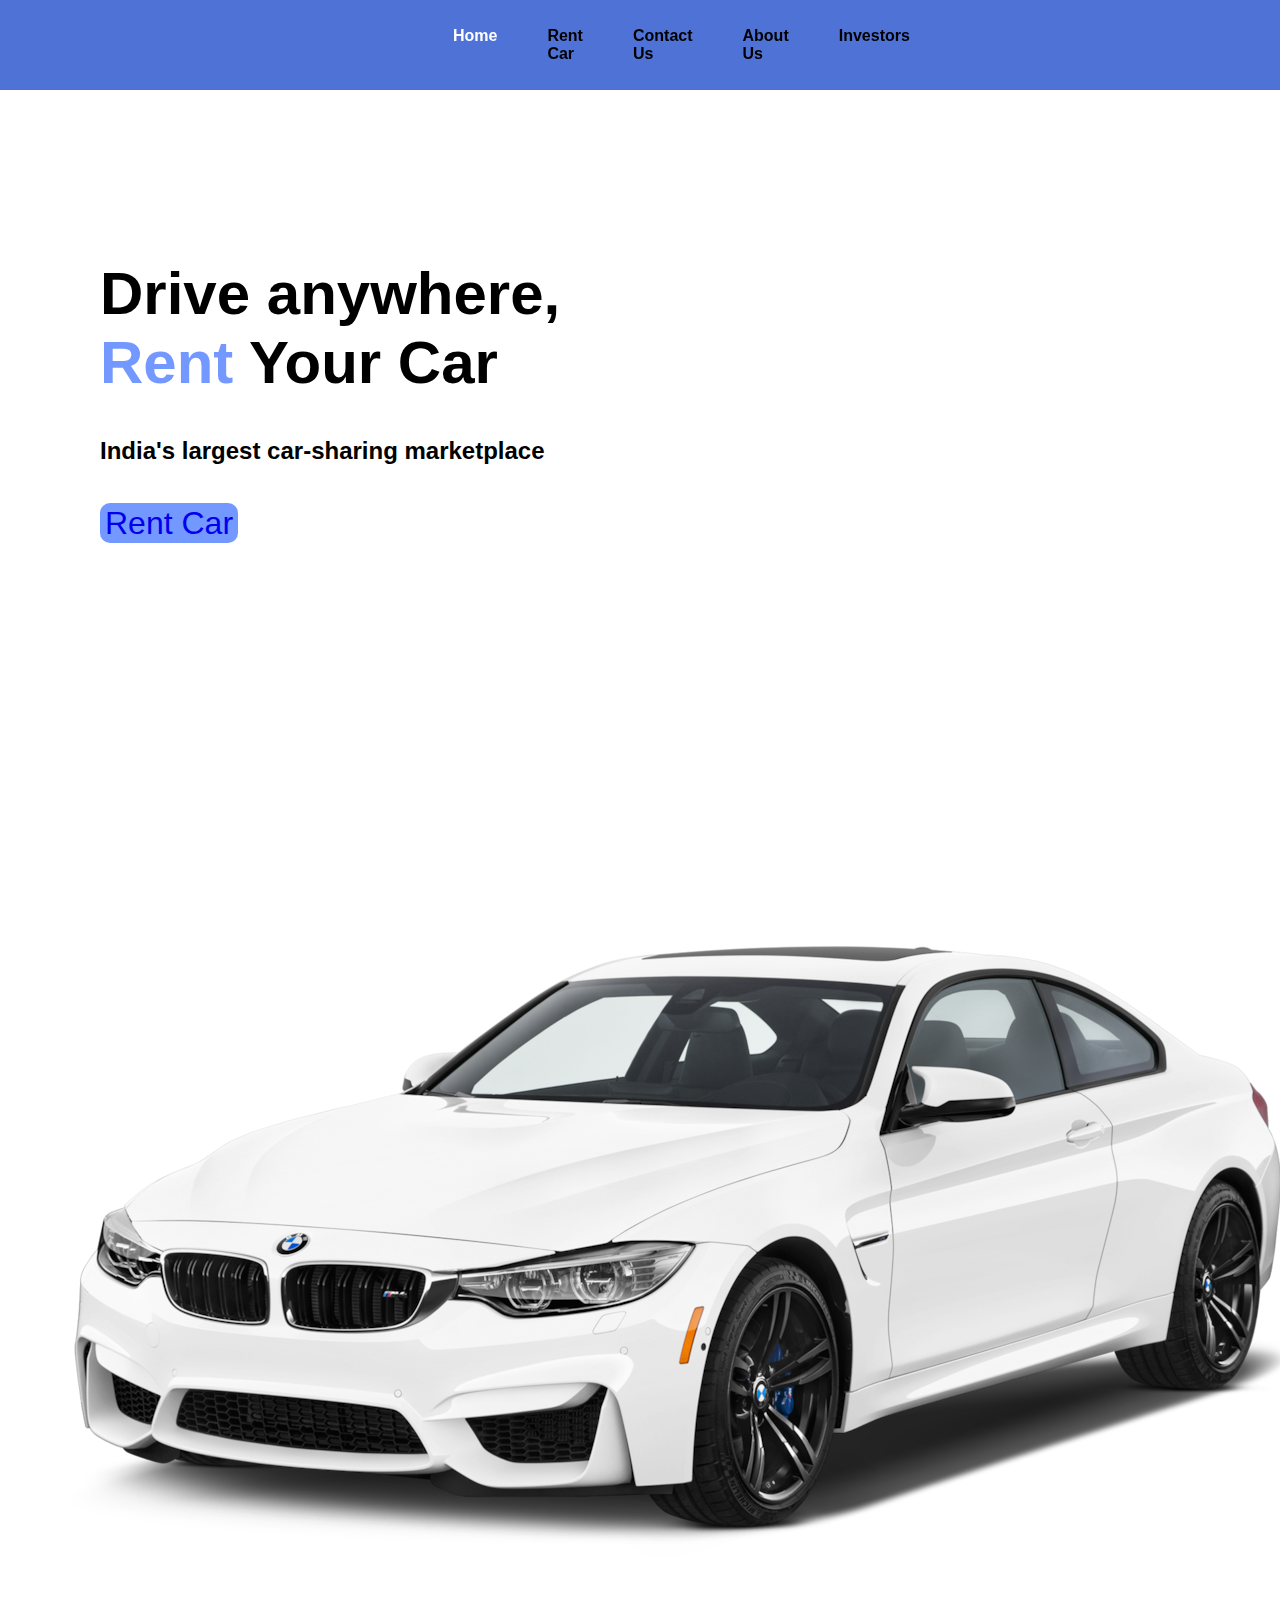
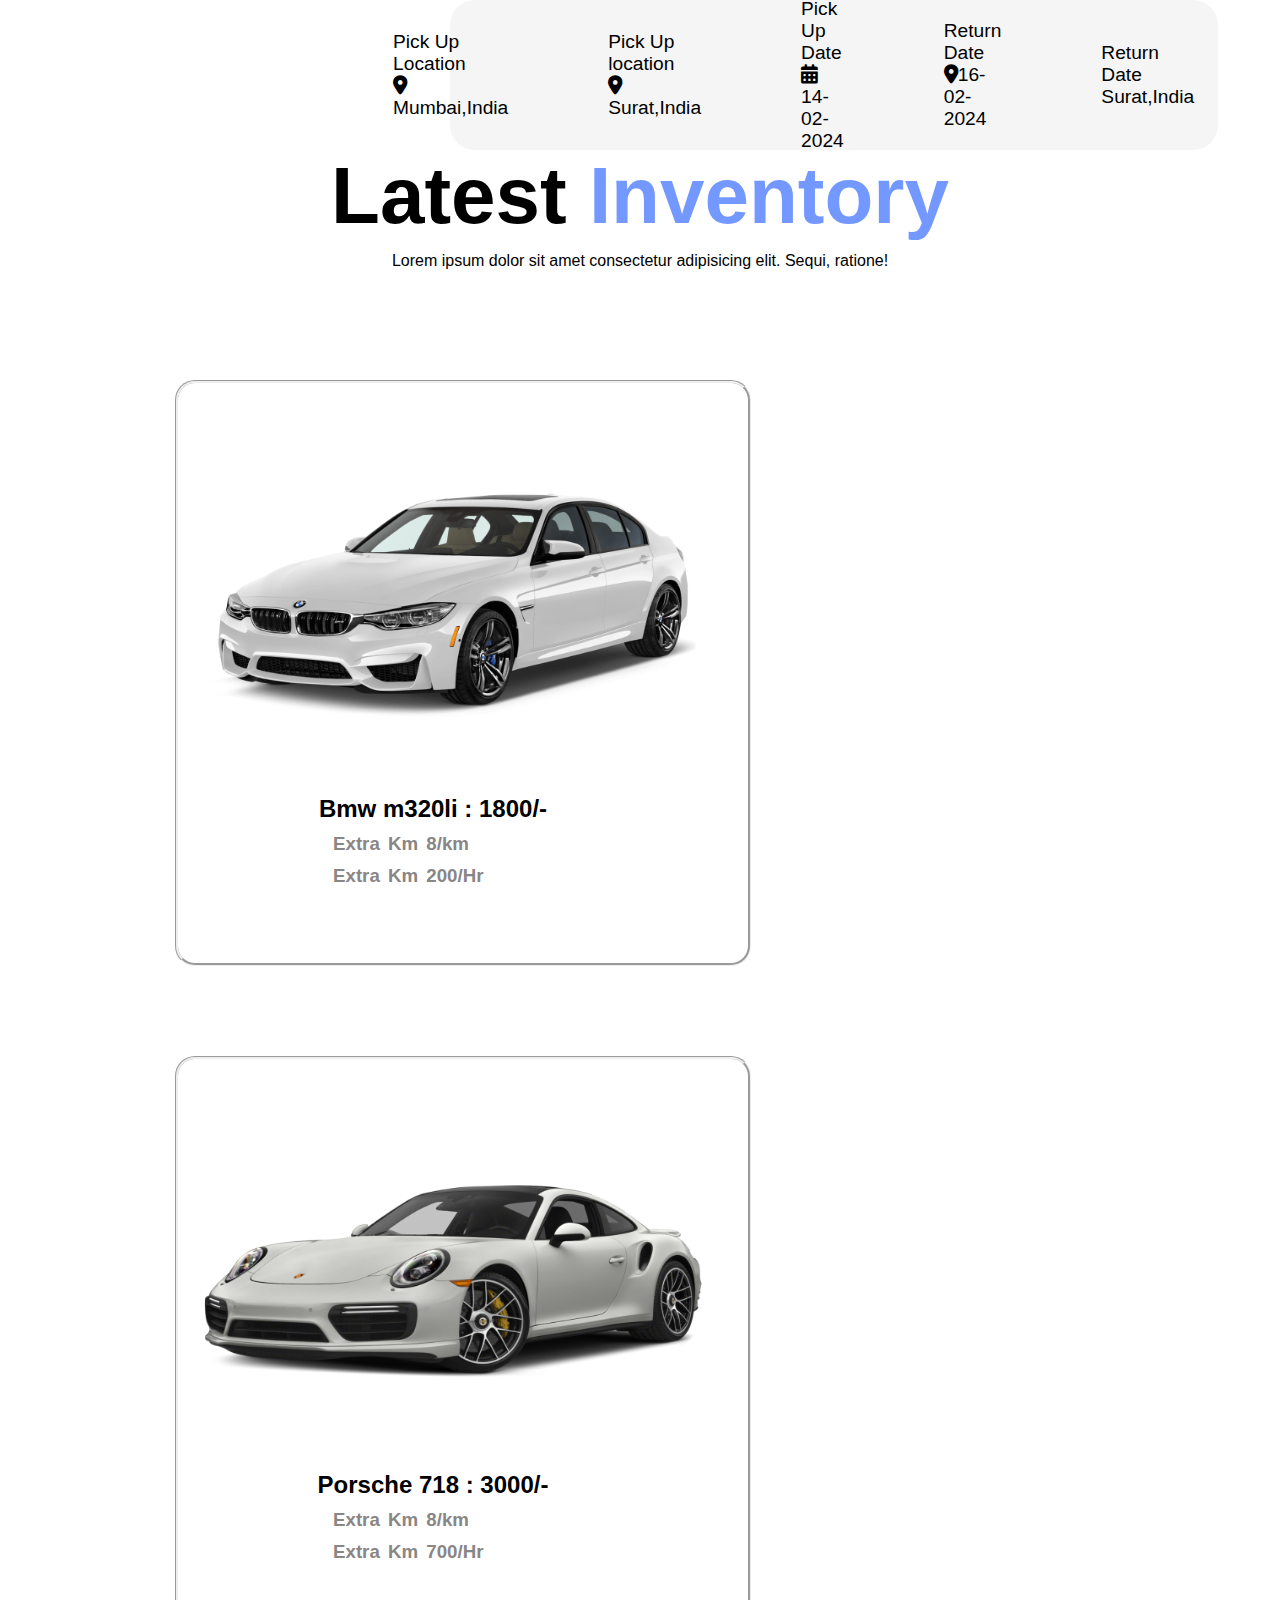
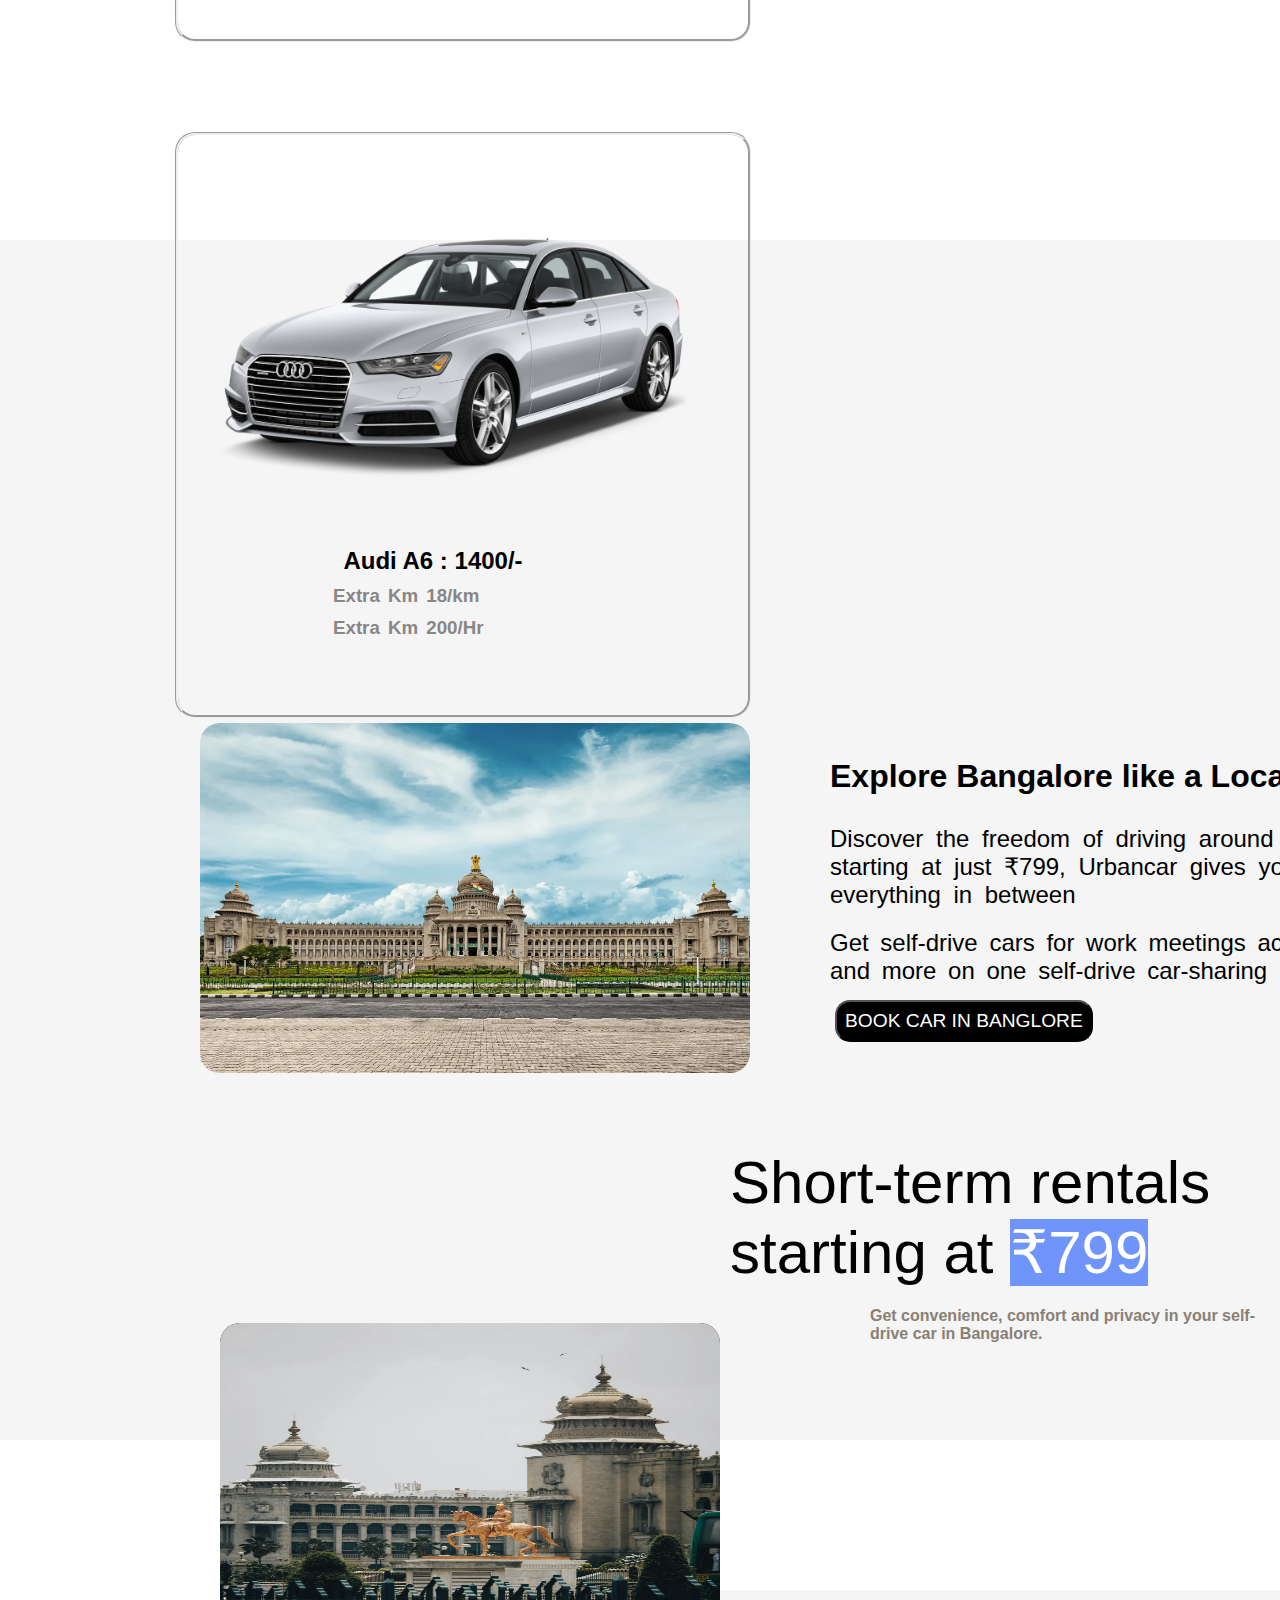
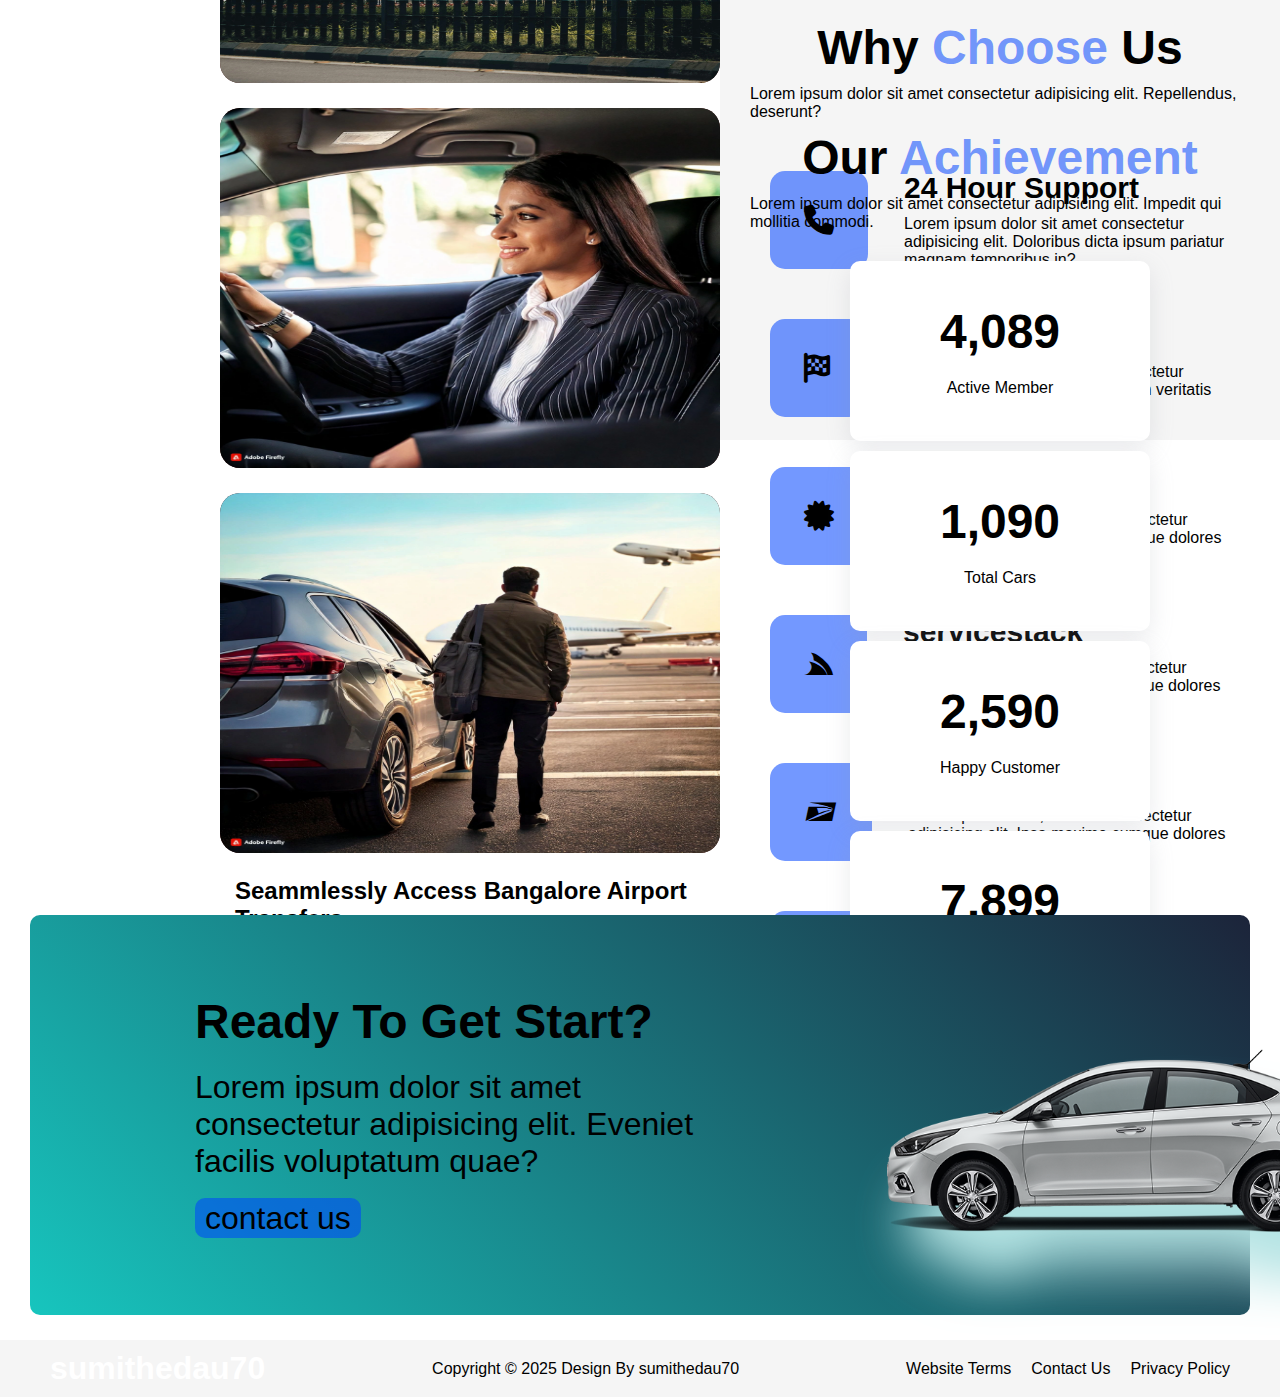
<file: new.html>
<!DOCTYPE html>
<html lang="en">
<head>
    <meta charset="UTF-8">
    <meta name="viewport" content="width=device-width, initial-scale=1.0">
    <title>UrBan Car</title>
    <link rel="stylesheet" href="new.css">
    <link rel="stylesheet" href="https://cdnjs.cloudflare.com/ajax/libs/font-awesome/6.5.1/css/all.min.css">
    <style>
        /* Sign-Up Form Styling */
        .signup-container {
            position: fixed;
            top: 0;
            right: -100%;
            width: 400px;
            height: 100vh;
            background: white;
            box-shadow: -4px 0 10px rgba(0, 0, 0, 0.2);
            padding: 30px;
            transition: right 0.4s ease-in-out;
            z-index: 1000;
        }

        .signup-container.active {
            right: 0;
        }

        .signup-container h2 {
            text-align: center;
            color: #0043ff;
            margin-bottom: 20px;
            font-size: 24px;
        }

        .signup-container input {
            width: 100%;
            padding: 12px;
            margin: 10px 0;
            border: 1px solid #ccc;
            border-radius: 5px;
        }

        .signup-container button {
            width: 100%;
            padding: 12px;
            background: #0043ff;
            color: white;
            border: none;
            font-size: 18px;
            border-radius: 5px;
            cursor: pointer;
        }

        .signup-container button:hover {
            background: #0033cc;
        }

        .close-btn {
            position: absolute;
            top: 10px;
            right: 20px;
            font-size: 24px;
            cursor: pointer;
            color: #333;
        }
    </style>

</head>
<body>
    <nav class="nav">
        <div class="logo">
            <img src="Picsart_25-01-18_01-15-15-686.png">
            <!-- <h1>UrbanDrive CAR</h1> -->
        </div>

        <div class="item">
            <a class="home-btn" href="new.html">Home</a>
            <a href="rentcar.html">Rent Car</a>
            <a href="contact us.html">Contact Us</a>
            <a href="about us.html">About Us</a>
            <!-- <a href="/">Blog</a> -->
            <a href="invest.html">Investors</a>
        </div>
        <div class="btn">
            <a class="login" href="log.html" >Log in</a>
            <a id="sign" href="" >Sign up</a>
            <a class="button" href="app.html">Get the App</a>
        </div>
    </nav>
    <div class="signup-container" id="signupForm">
        <span class="close-btn" onclick="closeSignup()">&times;</span>
        <h2>Sign Up</h2>
        <input type="text" placeholder="Full Name">
        <input type="email" placeholder="Email">
        <input type="password" placeholder="Password">
        <button>Register</button>
    </div>

    <script>
        document.getElementById("sign").addEventListener("click", function(event) {
            event.preventDefault();
            document.getElementById("signupForm").classList.add("active");
        });

        function closeSignup() {
            document.getElementById("signupForm").classList.remove("active");
        }
    </script>

    <div class="home">
        <div class="main-sec">
            <div class="left">
                <p class="txt1">Drive anywhere, <br>
                    <span style="color: #0043ff8c;">Rent </span>Your Car</p>
                    <p><h3>India's largest  car-sharing marketplace</h3></p>
                    <div class="btn">
                        <!-- <input class="car" type="button" value="Rent Car"> -->
                        <a class="car" type="button" href="rentcar.html" >Rent Car</a>
                    </div>
            </div>

            <div class="right">
                <img class="img1" src="bmw-22428.png" alt="" >
            </div>
        </div>
    </div>

    <section class="loc-sec">
        <div class="main-sec"></div>
        <div class="pick">
          <label for="Location">Pick Up Location</label>
          <p><i class="fa-solid fa-location-dot"></i>Mumbai,India</p>
        </div>

        <div class="pick">
            <label for="location">Pick Up location</label>
            <p><i class="fa-solid fa-location-dot"></i>Surat,India</p>
        </div>

        <div class="pick">
            <label for="location">Pick Up Date</label>
            <p><i class="fa-solid fa-calendar-days"></i>14-02-2024</p>
        </div>

        <div class="pick">
            <label for="location">Return Date</label>
            <p><i class="fa-solid fa-location-dot"></i>16-02-2024</p>
        </div>
        <div class="pick">
            <label for="location">Return Date</label>
            <p><i class="fa-solid fa-loc"></i>Surat,India</p>
        </div>

        <div class="pick">
            <!-- <input type="button" value="Search Car"> -->
             <a type="button" href="">Search</a>
        </div>
    </section>

    <section class="car-sec">
        <div class="txt">
            <p class="txt1">Latest <span>Inventory</span></p>
            <p class="txt2">Lorem ipsum dolor sit amet consectetur adipisicing elit. Sequi, ratione!</p>
        </div>
    </section>
   
    <section class="traffis">
            <div id="box45">
                <div id="png">
                    <img id="innova" src="bmw.png.png">
                    <div id="details">
                        <h2>Bmw m320li : 1800/-</h2>
                        <h3>Extra Km 8/km</h3>
                        <h3>Extra Km 200/Hr</h3>
                    </div>
                </div>
            </div>
            <div id="box45">
                <div id="png">
                    <img id="innova" src="porsche.png.png">
                    <div id="details">
                        <h2>Porsche 718 : 3000/-</h2>
                        <h3>Extra Km 8/km</h3>
                        <h3>Extra Km 700/Hr</h3>
                    </div>
                </div>
            </div>
            <div id="box45">
                <div id="png">
                    <img id="innova" src="pngwing.com (4).png">
                    <div id="details">
                        <h2>Audi A6 : 1400/-</h2>
                        <h3>Extra Km 18/km</h3>
                        <h3>Extra Km 200/Hr</h3>
                    </div>
                </div>
            </div>
    </section>



     <section class="explore">
        <div class="explo1">
            <div class="box21">
                <img class="banglore" src="Bangalore.webp" alt="banglore">
            </div>
            <div class="information">
            <h1>Explore Bangalore like a Local</h1>
            <p class="like1">Discover the freedom of driving around Banglore on your own schedule. With short-term bookings
                 <br> starting at just ₹799, Urbancar gives you the perfect way to experience the city for bussiness, leisure, and 
                 <br> everything in between</p>
            <p class="like2">Get self-drive cars for work meetings across town, in-city exploration, wedding ceremonies, processions, <br> and more on one self-drive car-sharing platform</p>
            <button class="bang">BOOK CAR IN BANGLORE</button>
        </div>
        </div>
        <div class="explo2">
            <p class="txt3">Short-term rentals starting at <span>₹799</span></p>
            <h4>Get convenience, comfort and privacy in your self-drive car in Bangalore.</h4>
        </div>
        <div class="explo3">
            <div class="box22">
                <img class="usecase" src="Usecase-1.webp" alt="banglore">
                <div>
                    <h1>Discover Bangalore's Local <br>Attractions</h1>
                    <p>Drive to iconic spots like lalbagh Garders, Cubbon <br>Park, and MG Road with UrBanCar Bangalore</p>
                </div>
            </div>
           
            <div class="box23">
                <img class="usecase" src="Usecase-2.webp" alt="banglore">
                <div>
                    <h1>Get Cars for Bussiness Travel and<br>Work Meetings</h1>
                    <p>Navigate seamlessly between meetings or <br> conferences with a self-drive car that works around <br> your needs.</p>
                </div>
            </div>
            
            <div class="box24">
                <img class="usecase" src="Usecase-3.webp" alt="banglore">
                <div>
                    <h1>Seammlessly Access Bangalore Airport<br>Transfers</h1>
                    <p>Skip the cab queues and get a comfortable car to or <br>from Kempegowda International Airport with <br> UrBancar</p>
                </div>
            </div>
            
        </div>
     </section>

     <!-- <section class="earn">
        <div class="late">
            <img class="rent" src="carrent.jpg" alt="">
        </div>
        
        
     </section> -->

     <section class="support-sec">
        <div class="txt">
            <p class="txt1">Why <span>Choose </span>Us</p>
            <p>Lorem ipsum dolor sit amet consectetur adipisicing elit. Repellendus, deserunt?</p>
        </div>

        <div class="main-sec">
            <div class="boxr">
                <i class="fa-solid fa-phone"></i>
                <div class="txt-sec">
                    <p class="txt1">24 Hour Support</p>
                    <p>Lorem ipsum dolor sit amet consectetur adipisicing elit. Doloribus dicta ipsum pariatur magnam temporibus in?</p>
                </div>
            </div>

            <div class="boxr">
                <i class="fa-solid fa-flag-checkered"></i>
                <div class="txt-sec">
                    <p class="txt1">Best Price</p>
                    <p>Lorem ipsum dolor, sit amet consectetur adipisicing elit. Atque minima rerum veritatis incidunt nam repudiandae?</p>
                </div>
            </div>

            <div class="boxr">
                <i class="fa-solid fa-certificate"></i>
                <div class="txt-sec">
                    <p class="txt1">Verified License</p>
                    <p>Lorem ipsum dolor, sit amet consectetur adipisicing elit. Ipsa maxime cumque dolores animi sequi perferendis.</p>
                </div>
            </div>

            <div class="boxr">
                <i class="fa-brands fa-servicestack"></i>
                <div class="txt-sec">
                    <p class="txt1">servicestack</p>
                    <p>Lorem ipsum dolor, sit amet consectetur adipisicing elit. Ipsa maxime cumque dolores animi sequi perferendis.</p>
                </div>
            </div>

            <div class="boxr">
                <i class="fa-brands fa-usps"></i>
                <div class="txt-sec">
                    <p class="txt1">Benefits</p>
                    <p>Lorem ipsum dolor, sit amet consectetur adipisicing elit. Ipsa maxime cumque dolores animi sequi perferendis.</p>
                </div>
            </div>
            <div class="boxr">
                <i class="fa-regular fa-circle-xmark"></i>
                <div class="txt-sec">
                    <p class="txt1">Free Cancelation</p>
                    <p>Lorem, ipsum dolor sit amet consectetur adipisicing elit. Labore doloremque sequi animi ab
                        corporis, necessitatibus eum cum vel rerum nisi.</p>
                </div>
            </div>
        </div>
     </section>

     <section class="achie-sec">
        <div class="txt">
            <p class="txt1">Our <span>Achievement</span></p>
            <p>Lorem ipsum dolor sit amet consectetur adipisicing elit. Impedit qui mollitia commodi.</p>
        </div>

        <div class="main-sec">
            <div class="boxr">
                <p class="txt1">4,089</p>
                <p>Active Member</p>
            </div>

            <div class="boxr">
                <p class="txt1">1,090</p>
                <p>Total Cars</p>
            </div>

            <div class="boxr">
                <p class="txt1">2,590</p>
                <p>Happy Customer</p>
            </div>

            <div class="boxr">
                <p class="txt1">7,899</p>
                <p>Positive Rating</p>
            </div>

            <div class="boxr">
                <p class="txt1">67</p>
                <p>Total Branches</p>
            </div>
        </div>
     </section>

     <section class="start-sec">
        <div class="main-sec">
            <div class="left">
                <p class="txt1">Ready To Get Start?</p>
                <p class="txt2">Lorem ipsum dolor sit amet consectetur adipisicing elit. Eveniet facilis voluptatum quae?</p>
                <div class="btn">
                    <a type="button" href="">contact us</a>
                </div>
            </div>

            <div class="right">
                <img src="verna.png" alt="">
            </div>
        </div>
     </section>

     <footer class="foot-sec">
        <div class="logo">
            <h1>sumithedau70</h1>
        </div>

        <div class="copy">
            <p>Copyright &copy; 2025 Design By sumithedau70</p>
        </div>

        <div class="item">
            <a href="/">Website Terms</a>
            <a href="/">Contact Us</a>
            <a href="/">Privacy Policy</a>

     </footer>
</body>
</html>
</file>
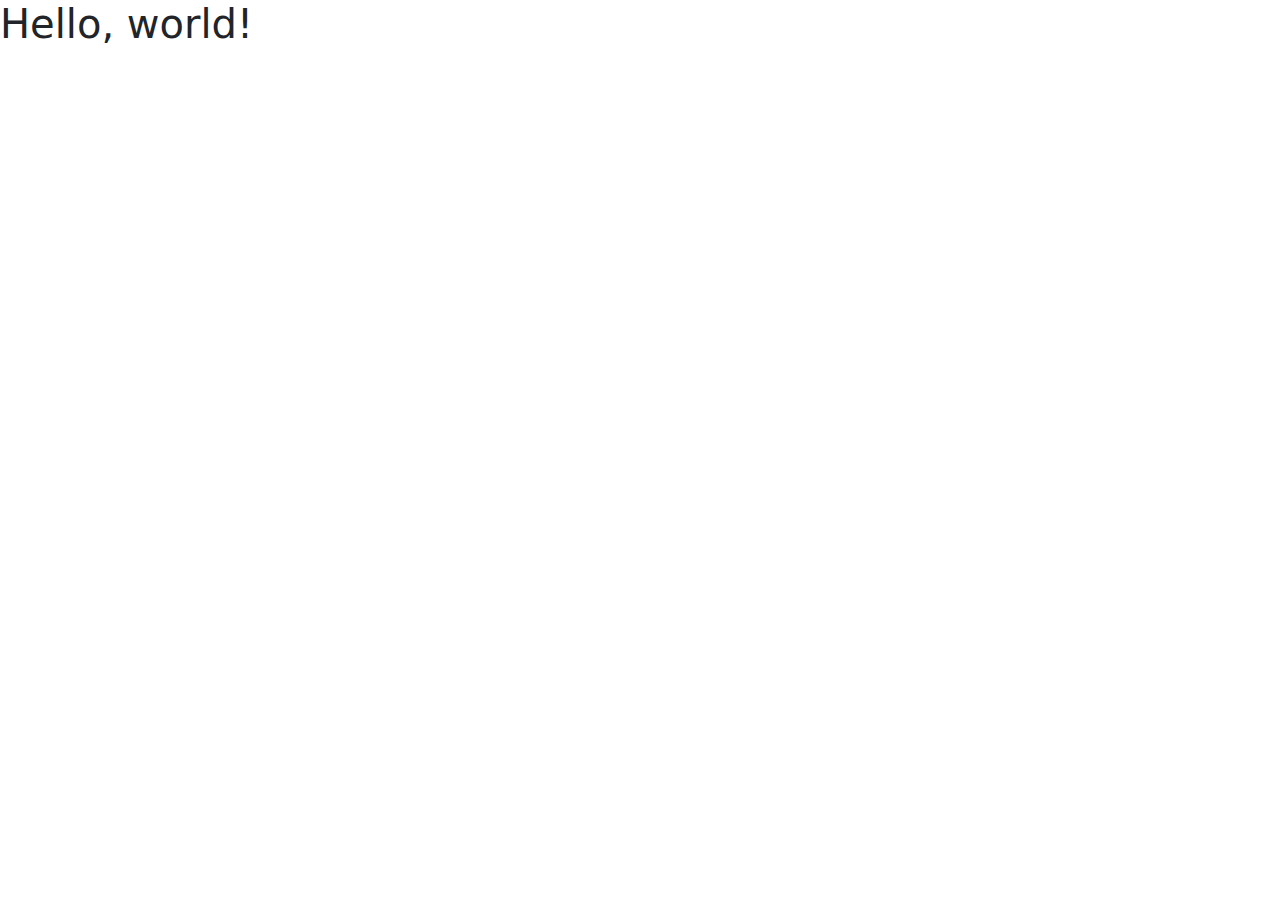
<file: rent.html>
<!doctype html>
<html lang="en">
  <head>
    <meta charset="utf-8">
    <meta name="viewport" content="width=device-width, initial-scale=1">
    <title>Bootstrap demo</title>
    <link href="https://cdn.jsdelivr.net/npm/bootstrap@5.3.3/dist/css/bootstrap.min.css" rel="stylesheet" integrity="sha384-QWTKZyjpPEjISv5WaRU9OFeRpok6YctnYmDr5pNlyT2bRjXh0JMhjY6hW+ALEwIH" crossorigin="anonymous">
  </head>
  <body>
    <h1>Hello, world!</h1>
    <script src="https://cdn.jsdelivr.net/npm/bootstrap@5.3.3/dist/js/bootstrap.bundle.min.js" integrity="sha384-YvpcrYf0tY3lHB60NNkmXc5s9fDVZLESaAA55NDzOxhy9GkcIdslK1eN7N6jIeHz" crossorigin="anonymous"></script>
    
  </body>
</html>
</file>
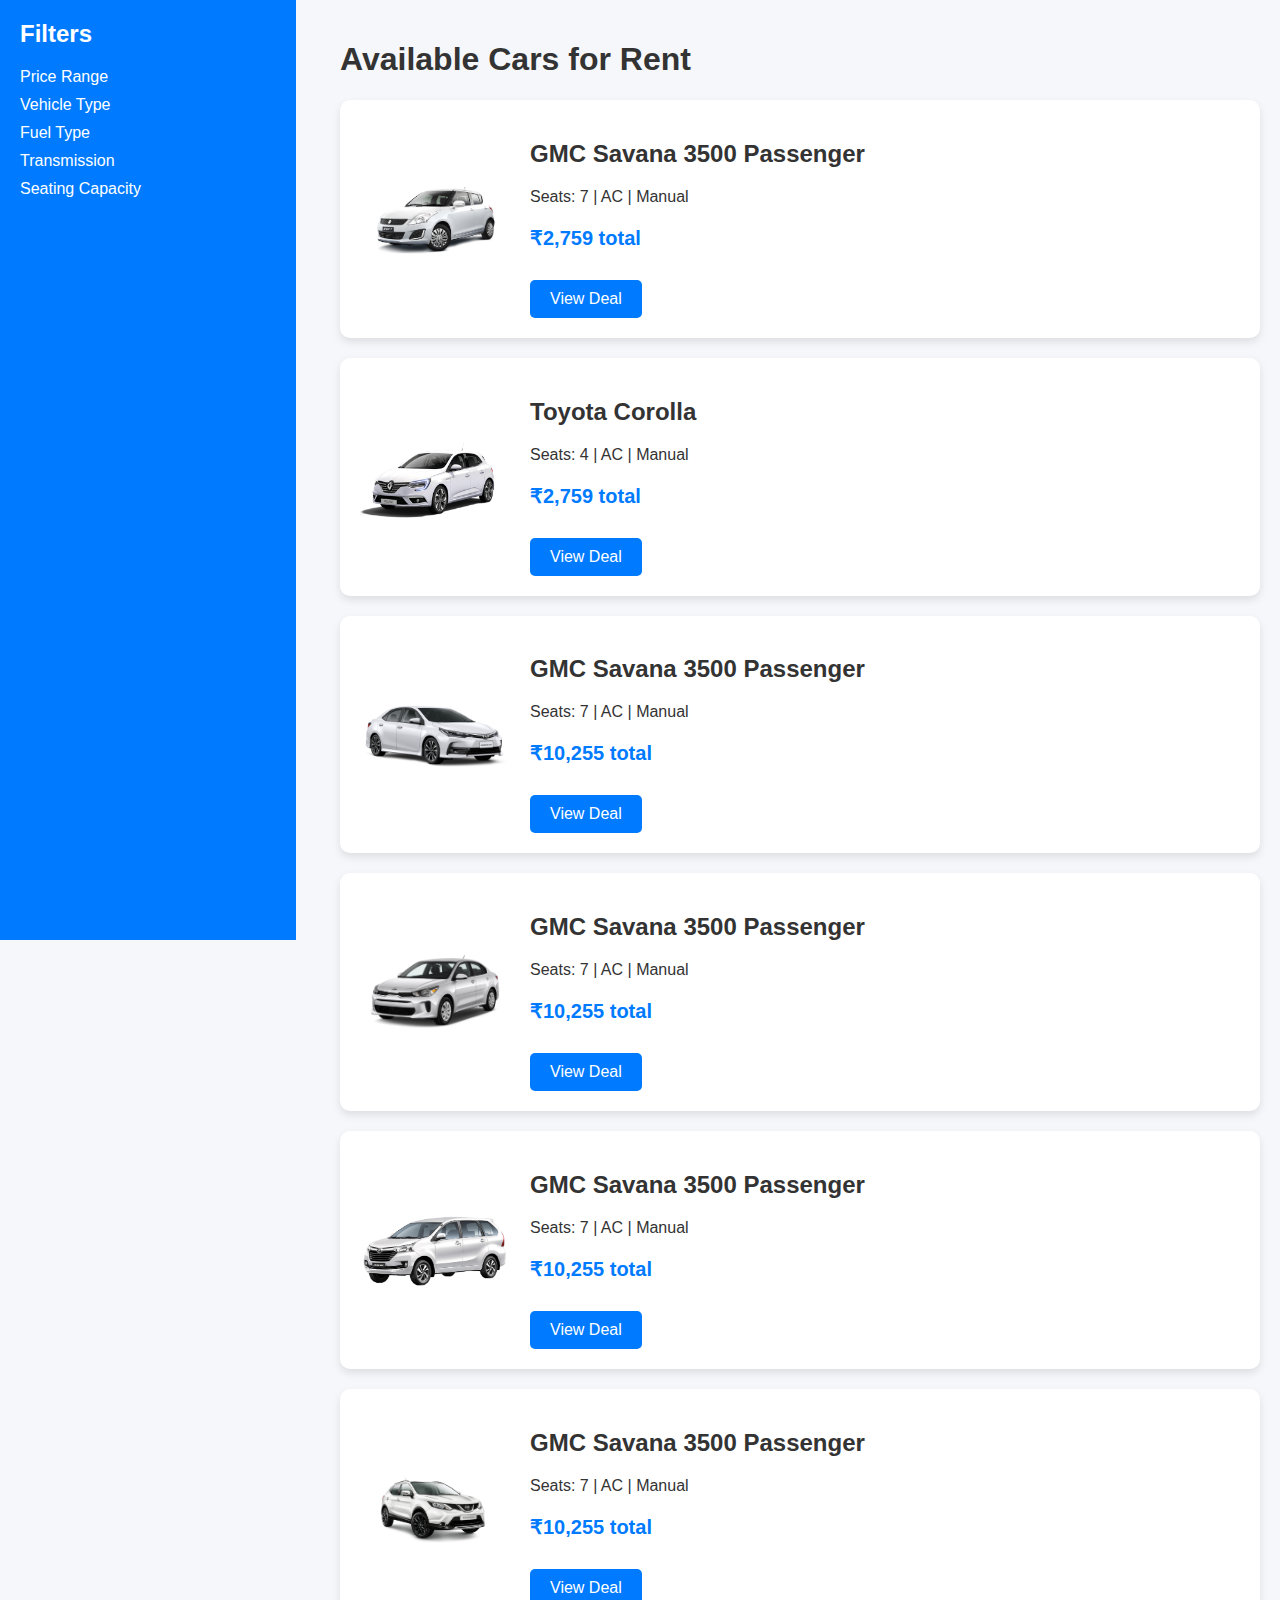
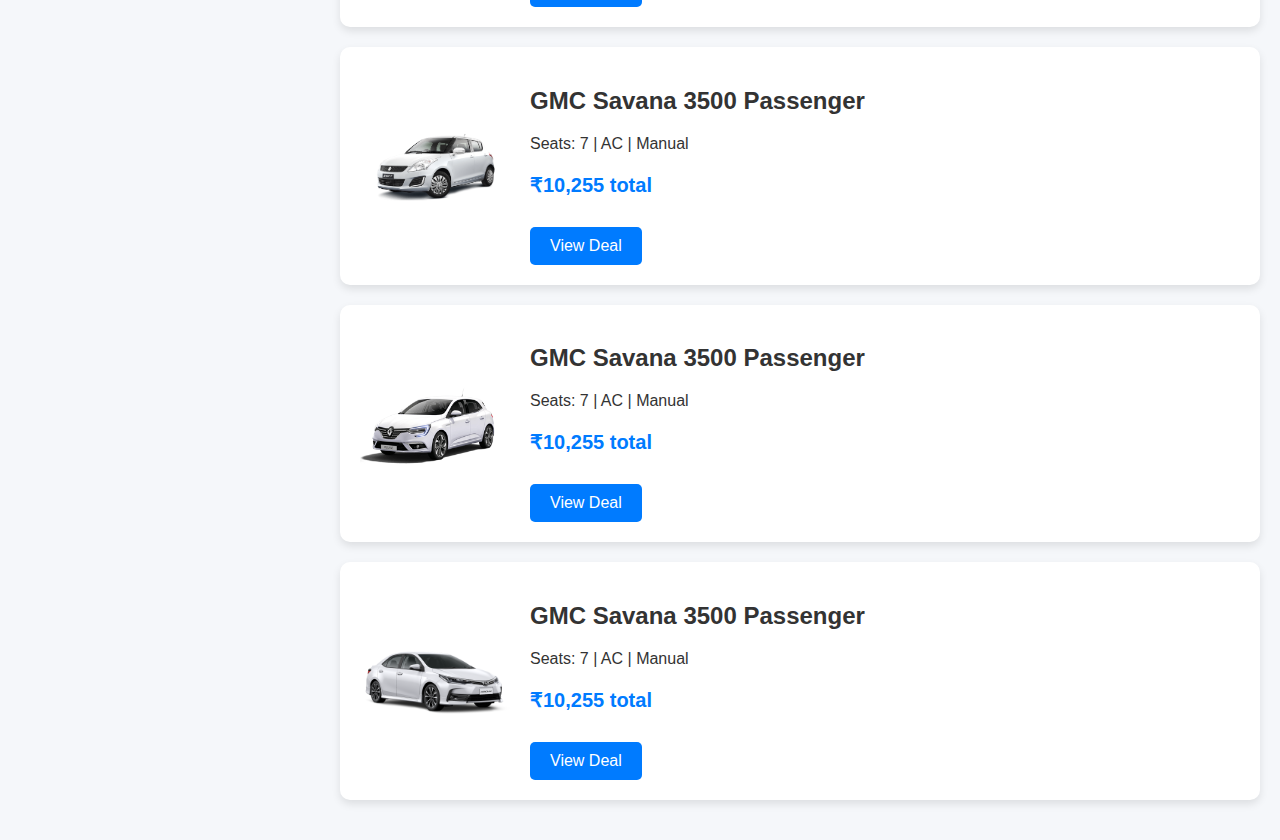
<file: rentcar.html>
<!DOCTYPE html>
<html lang="en">
<head>
    <meta charset="UTF-8">
    <meta name="viewport" content="width=device-width, initial-scale=1.0">
    <title>UrbanDrive CAR - Rental Listings</title>
    <style>
        body {
            font-family: Arial, sans-serif;
            background-color: #f5f7fa;
            color: #333;
            margin: 0;
            padding: 0;
            display: flex;
        }
        .sidebar {
            width: 20%;
            background: #007BFF;
            color: white;
            padding: 20px;
            height: 100vh;
            position: fixed;
        }
        .sidebar h2 {
            margin-top: 0;
        }
        .sidebar ul {
            list-style: none;
            padding: 0;
        }
        .sidebar ul li {
            margin: 10px 0;
        }
        .sidebar ul li a {
            color: white;
            text-decoration: none;
        }
        .container {
            width: 75%;
            margin-left: 25%;
            padding: 20px;
        }
        .listing {
            background: white;
            padding: 20px;
            margin: 20px 0;
            border-radius: 10px;
            box-shadow: 0 4px 8px rgba(0, 0, 0, 0.1);
            display: flex;
            align-items: center;
        }
        .listing img {
            width: 150px;
            height: auto;
            margin-right: 20px;
            border-radius: 10px;
        }
        .details {
            flex-grow: 1;
        }
        .price {
            color: #007BFF;
            font-size: 20px;
            font-weight: bold;
        }
        .button {
            display: inline-block;
            padding: 10px 20px;
            background-color: #007BFF;
            color: white;
            text-decoration: none;
            border-radius: 5px;
            margin-top: 10px;
        }
        .button:hover {
            background-color: #0056b3;
        }
    </style>
</head>
<body>
    <div class="sidebar">
        <h2>Filters</h2>
        <ul>
            <li><a href="#">Price Range</a></li>
            <li><a href="#">Vehicle Type</a></li>
            <li><a href="#">Fuel Type</a></li>
            <li><a href="#">Transmission</a></li>
            <li><a href="#">Seating Capacity</a></li>
        </ul>
    </div>
    <div class="container">
        <h1>Available Cars for Rent</h1>
        <div class="listing">
            <img src="png/pngwing.com (5).png" alt="GMC Savana 3500 Passenger">
            <div class="details">
                <h2>GMC Savana 3500 Passenger</h2>
                <p>Seats: 7 | AC | Manual</p>
                <p class="price">₹2,759 total</p>
                <a href="#" class="button">View Deal</a>
            </div>
        </div>
        <div class="listing">
            <img src="png/pngwing.com (6).png" alt="Toyota Corolla">
            <div class="details">
                <h2>Toyota Corolla</h2>
                <p>Seats: 4 | AC | Manual</p>
                <p class="price">₹2,759 total</p>
                <a href="#" class="button">View Deal</a>
            </div>
        </div>
        <div class="listing">
            <img src="png/pngwing.com (7).png" alt="GMC Savana 3500 Passenger">
            <div class="details">
                <h2>GMC Savana 3500 Passenger</h2>
                <p>Seats: 7 | AC | Manual</p>
                <p class="price">₹10,255 total</p>
                <a href="#" class="button">View Deal</a>
            </div>
        </div>
        <div class="listing">
            <img src="png/pngwing.com (8).png" alt="GMC Savana 3500 Passenger">
            <div class="details">
                <h2>GMC Savana 3500 Passenger</h2>
                <p>Seats: 7 | AC | Manual</p>
                <p class="price">₹10,255 total</p>
                <a href="#" class="button">View Deal</a>
            </div>
        </div>
        <div class="listing">
            <img src="png/pngwing.com (9).png" alt="GMC Savana 3500 Passenger">
            <div class="details">
                <h2>GMC Savana 3500 Passenger</h2>
                <p>Seats: 7 | AC | Manual</p>
                <p class="price">₹10,255 total</p>
                <a href="#" class="button">View Deal</a>
            </div>
        </div>
        <div class="listing">
            <img src="png/pngwing.com (10).png" alt="GMC Savana 3500 Passenger">
            <div class="details">
                <h2>GMC Savana 3500 Passenger</h2>
                <p>Seats: 7 | AC | Manual</p>
                <p class="price">₹10,255 total</p>
                <a href="#" class="button">View Deal</a>
            </div>
        </div>
        <div class="listing">
            <img src="png/pngwing.com (5).png" alt="GMC Savana 3500 Passenger">
            <div class="details">
                <h2>GMC Savana 3500 Passenger</h2>
                <p>Seats: 7 | AC | Manual</p>
                <p class="price">₹10,255 total</p>
                <a href="#" class="button">View Deal</a>
            </div>
        </div>
        <div class="listing">
            <img src="png/pngwing.com (6).png" alt="GMC Savana 3500 Passenger">
            <div class="details">
                <h2>GMC Savana 3500 Passenger</h2>
                <p>Seats: 7 | AC | Manual</p>
                <p class="price">₹10,255 total</p>
                <a href="#" class="button">View Deal</a>
            </div>
        </div>
        <div class="listing">
            <img src="png/pngwing.com (7).png" alt="GMC Savana 3500 Passenger">
            <div class="details">
                <h2>GMC Savana 3500 Passenger</h2>
                <p>Seats: 7 | AC | Manual</p>
                <p class="price">₹10,255 total</p>
                <a href="#" class="button">View Deal</a>
            </div>
        </div>
    </div>
</body>
</html>
</file>
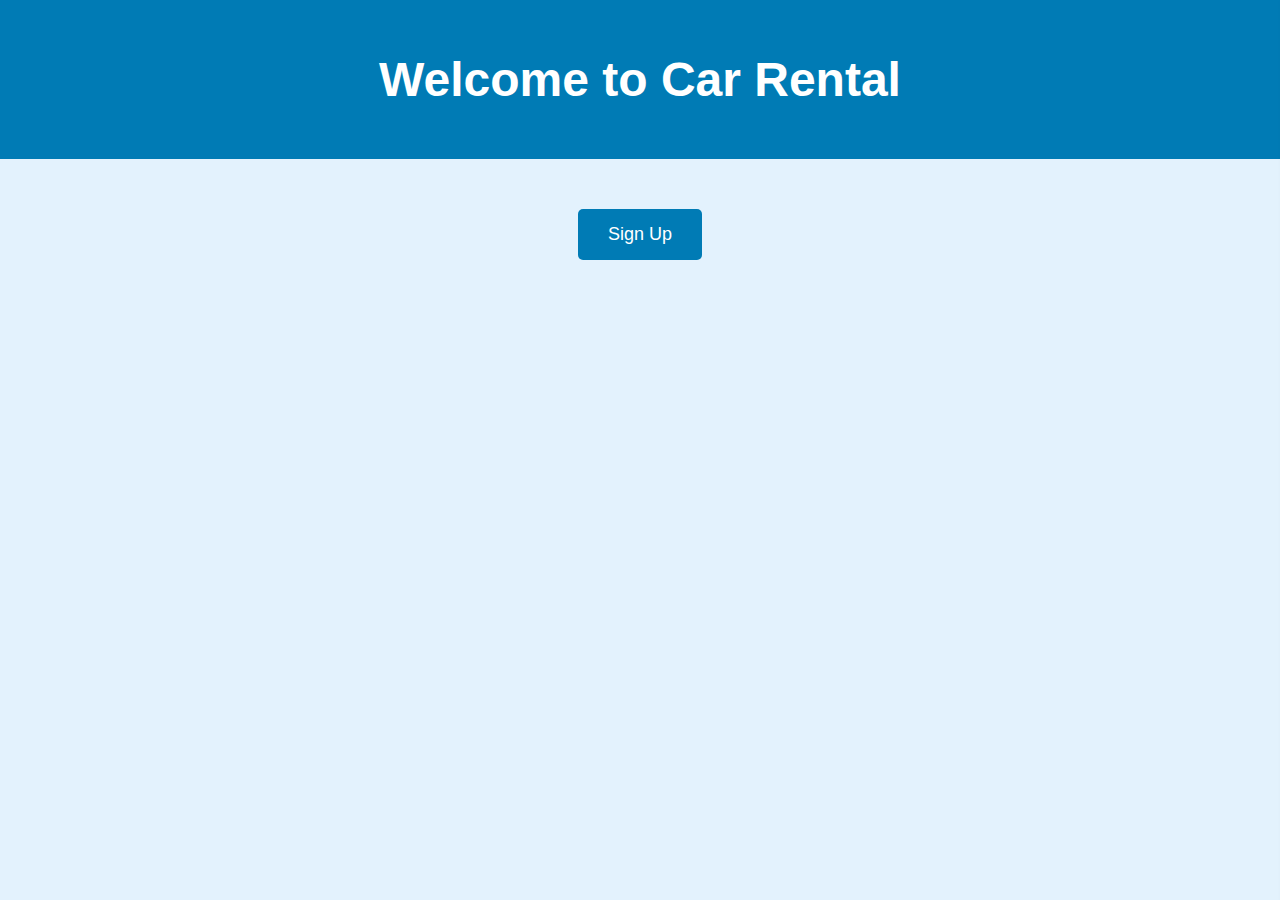
<file: signup.html>
<!DOCTYPE html>
<html lang="en">
<head>
    <meta charset="UTF-8">
    <meta name="viewport" content="width=device-width, initial-scale=1.0">
    <title>Sign Up - Car Rental</title>
    <style>
        body {
            font-family: Arial, sans-serif;
            margin: 0;
            padding: 0;
            background-color: #e3f2fd;
            color: #333;
            text-align: center;
        }
        .header {
            padding: 20px;
            background: #007bb5;
            color: white;
            font-size: 24px;
            font-weight: bold;
        }
        .container {
            padding: 50px;
        }
        .signup-btn {
            background: #007bb5;
            color: white;
            padding: 15px 30px;
            font-size: 18px;
            border: none;
            border-radius: 5px;
            cursor: pointer;
        }
        .signup-form {
            position: fixed;
            top: 0;
            right: -400px;
            width: 350px;
            height: 100%;
            background: white;
            box-shadow: -2px 0 10px rgba(0, 0, 0, 0.2);
            padding: 20px;
            transition: 0.4s ease-in-out;
        }
        .signup-form.active {
            right: 0;
        }
        .signup-form h2 {
            color: #007bb5;
            margin-bottom: 20px;
        }
        .signup-form label {
            display: block;
            margin-top: 10px;
            font-size: 16px;
        }
        .signup-form input {
            width: 100%;
            padding: 10px;
            margin-top: 5px;
            border: 1px solid #ccc;
            border-radius: 5px;
        }
        .signup-form button {
            margin-top: 15px;
            padding: 10px;
            width: 100%;
            background: #007bb5;
            color: white;
            border: none;
            border-radius: 5px;
            font-size: 18px;
            cursor: pointer;
        }
        .close-btn {
            position: absolute;
            top: 10px;
            right: 20px;
            font-size: 24px;
            cursor: pointer;
            color: #007bb5;
        }
    </style>
</head>
<body>

    <div class="header">
        <h1>Welcome to Car Rental</h1>
    </div>

    <div class="container">
        <button class="signup-btn" onclick="openSignup()">Sign Up</button>
    </div>

    <!-- Sign-Up Form -->
    <div class="signup-form" id="signupForm">
        <span class="close-btn" onclick="closeSignup()">×</span>
        <h2>Sign Up</h2>
        <label for="name">Full Name</label>
        <input type="text" id="name" required>

        <label for="email">Email</label>
        <input type="email" id="email" required>

        <label for="password">Password</label>
        <input type="password" id="password" required>

        <button type="submit">Register</button>
    </div>

    <script>
        function openSignup() {
            document.getElementById("signupForm").classList.add("active");
        }
        function closeSignup() {
            document.getElementById("signupForm").classList.remove("active");
        }
    </script>

</body>
</html>
</file>
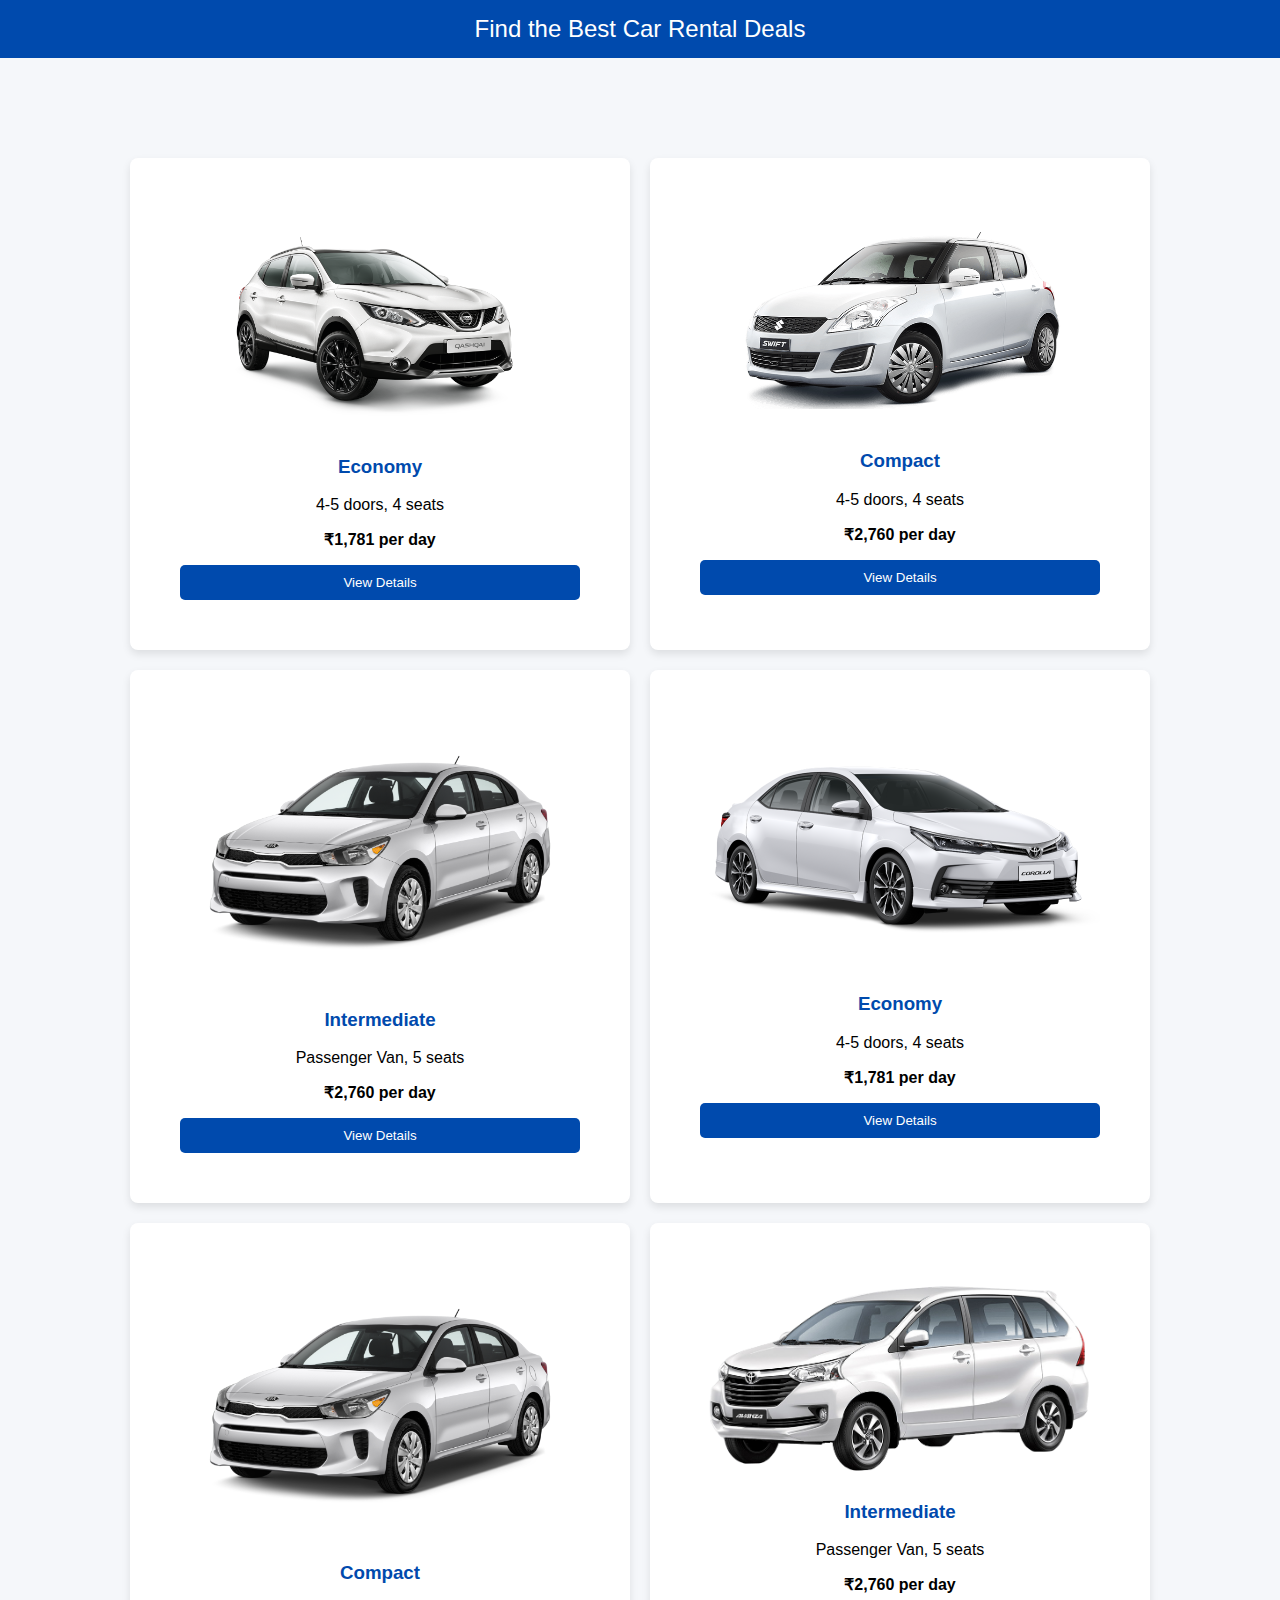
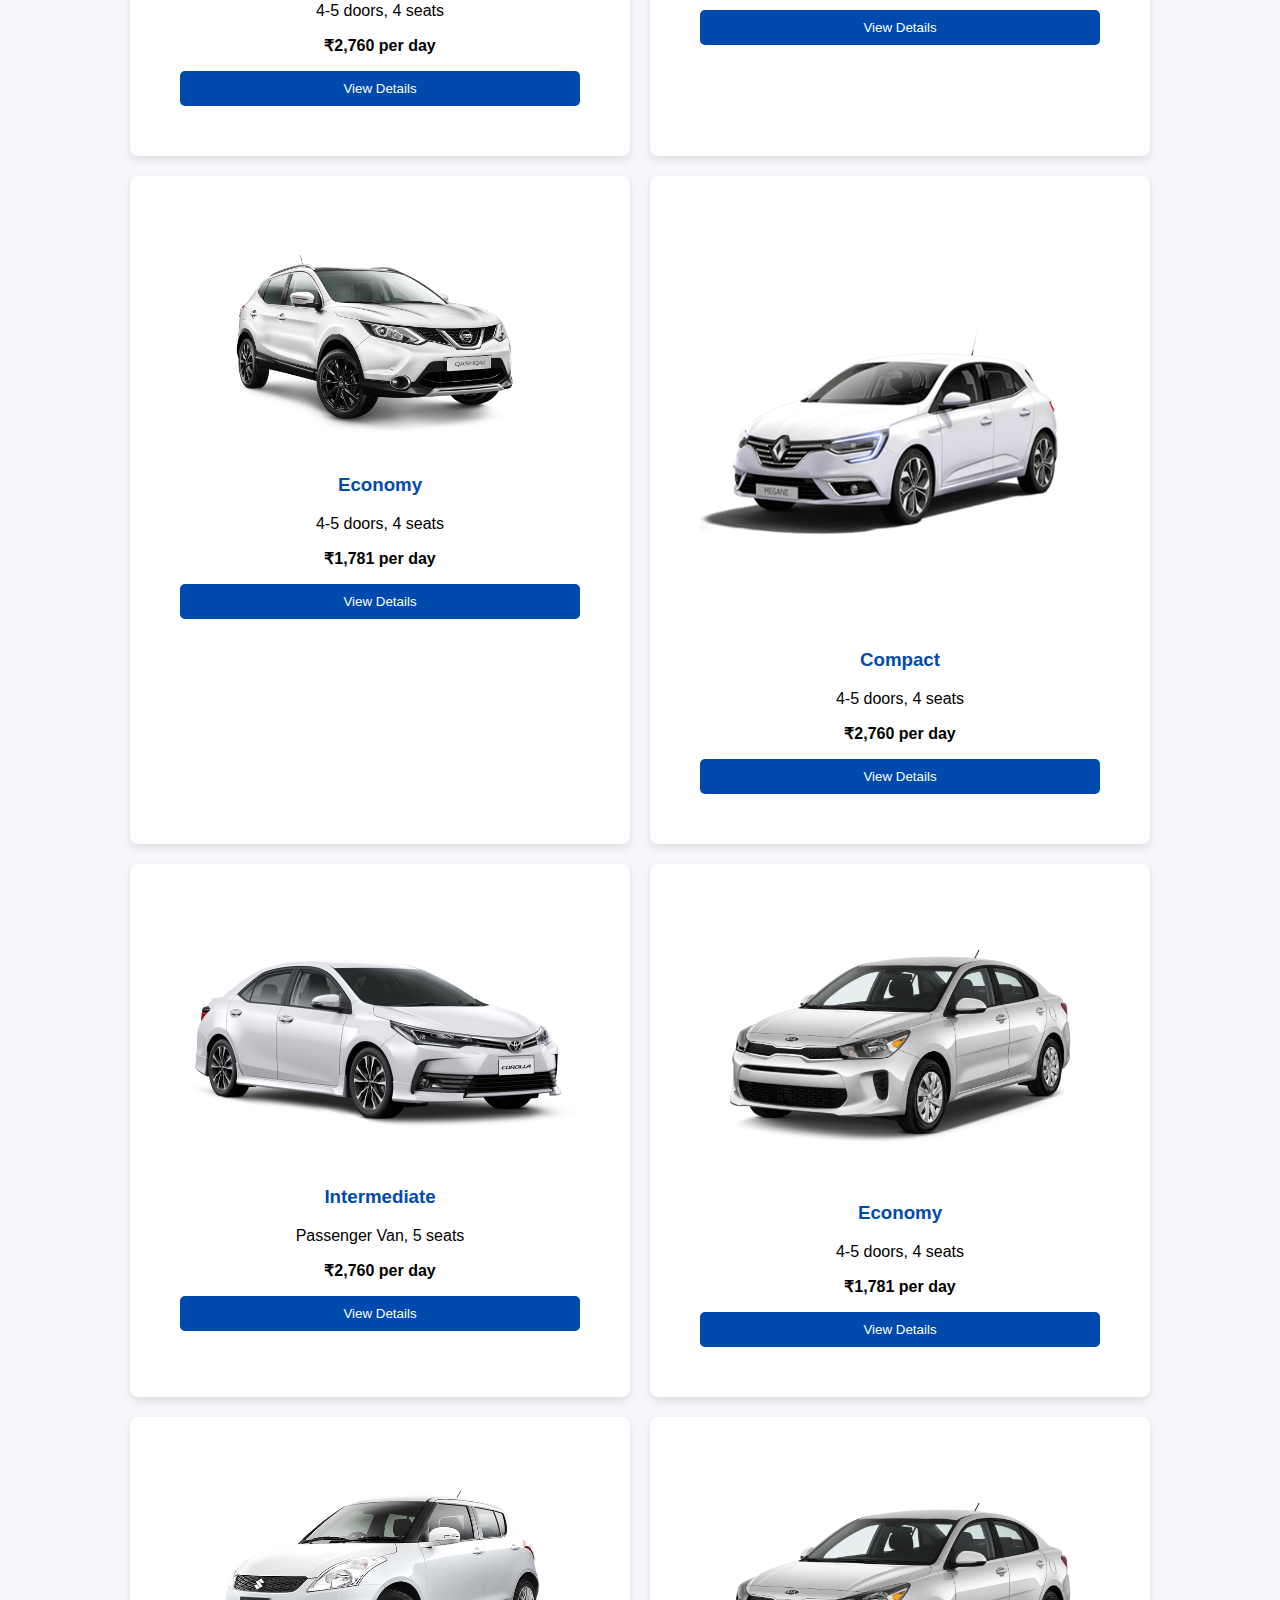
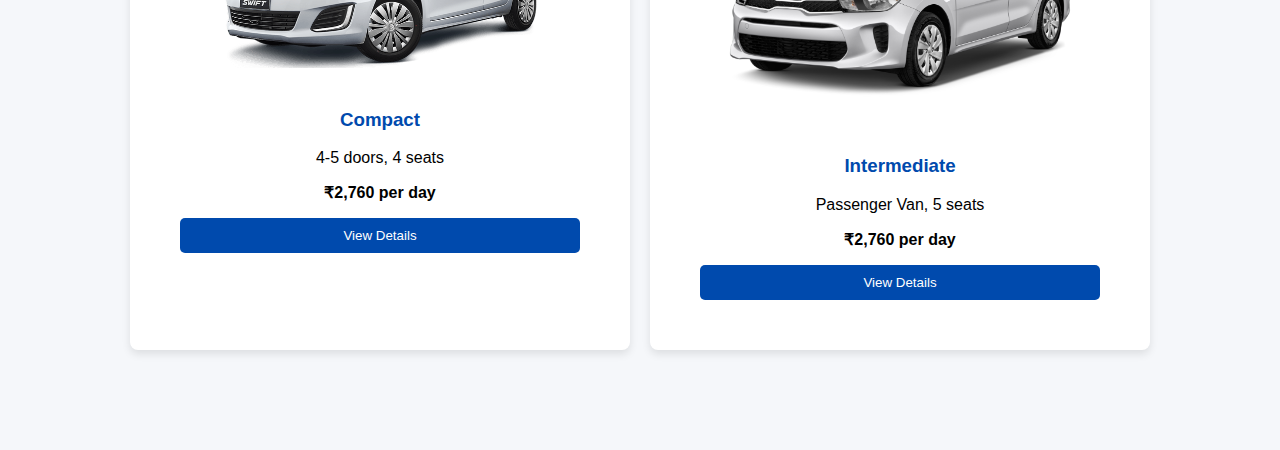
<file: yourcar.html>
<!DOCTYPE html>
<html lang="en">
<head>
    <meta charset="UTF-8">
    <meta name="viewport" content="width=device-width, initial-scale=1.0">
    <title>UrbanDrive CAR - Car Rental</title>
    <style>
        body {
            font-family: Arial, sans-serif;
            background-color: #f5f7fa;
            margin: 0;
            padding: 0;
        }
        .header {
            background-color: #004aad;
            color: white;
            padding: 15px;
            text-align: center;
            font-size: 24px;
        }
        .container {
            width: 80%;
            margin: auto;
            padding: 100px;
        }
        .car-list {
            display: flex;
            flex-wrap: wrap;
            gap: 20px;
            justify-content: center;
        }
        .car-card {
            background: white;
            padding: 50px;
            border-radius: 8px;
            box-shadow: 0 4px 8px rgba(0, 0, 0, 0.1);
            width: 400px;
            text-align: center;
        }
        .car-card img {
            width: 100%;
            border-radius: 5px;
        }
        .car-card h3 {
            color: #004aad;
        }
        .car-card button {
            background: #004aad;
            color: white;
            border: none;
            padding: 10px;
            width: 100%;
            cursor: pointer;
            border-radius: 5px;
        }
        .car-card button:hover {
            background: #003388;
        }
    </style>
</head>
<body>
    <div class="header">Find the Best Car Rental Deals</div>
    <div class="container">
        <div class="car-list">
            <div class="car-card">
                <img src="png/pngwing.com (10).png" alt="Economy Car">
                <h3>Economy</h3>
                <p>4-5 doors, 4 seats</p>
                <p><strong>₹1,781 per day</strong></p>
                <button>View Details</button>
            </div>
            <div class="car-card">
                <img src="png/pngwing.com (5).png" alt="Compact Car">
                <h3>Compact</h3>
                <p>4-5 doors, 4 seats</p>
                <p><strong>₹2,760 per day</strong></p>
                <button>View Details</button>
            </div>
            <div class="car-card">
                <img src="png/pngwing.com (8).png" alt="Intermediate Car">
                <h3>Intermediate</h3>
                <p>Passenger Van, 5 seats</p>
                <p><strong>₹2,760 per day</strong></p>
                <button>View Details</button>
            </div>
            <div class="car-card">
                <img src="png/pngwing.com (7).png" alt="Economy Car">
                <h3>Economy</h3>
                <p>4-5 doors, 4 seats</p>
                <p><strong>₹1,781 per day</strong></p>
                <button>View Details</button>
            </div>
            <div class="car-card">
                <img src="png/pngwing.com (8).png" alt="Compact Car">
                <h3>Compact</h3>
                <p>4-5 doors, 4 seats</p>
                <p><strong>₹2,760 per day</strong></p>
                <button>View Details</button>
            </div>
            <div class="car-card">
                <img src="png/pngwing.com (9).png" alt="Intermediate Car">
                <h3>Intermediate</h3>
                <p>Passenger Van, 5 seats</p>
                <p><strong>₹2,760 per day</strong></p>
                <button>View Details</button>
            </div>
            <div class="car-card">
                <img src="png/pngwing.com (10).png" alt="Economy Car">
                <h3>Economy</h3>
                <p>4-5 doors, 4 seats</p>
                <p><strong>₹1,781 per day</strong></p>
                <button>View Details</button>
            </div>
            <div class="car-card">
                <img src="png/pngwing.com (6).png" alt="Compact Car">
                <h3>Compact</h3>
                <p>4-5 doors, 4 seats</p>
                <p><strong>₹2,760 per day</strong></p>
                <button>View Details</button>
            </div>
            <div class="car-card">
                <img src="png/pngwing.com (7).png" alt="Intermediate Car">
                <h3>Intermediate</h3>
                <p>Passenger Van, 5 seats</p>
                <p><strong>₹2,760 per day</strong></p>
                <button>View Details</button>
            </div>
            <div class="car-card">
                <img src="png/pngwing.com (8).png" alt="Economy Car">
                <h3>Economy</h3>
                <p>4-5 doors, 4 seats</p>
                <p><strong>₹1,781 per day</strong></p>
                <button>View Details</button>
            </div>
            <div class="car-card">
                <img src="png/pngwing.com (5).png" alt="Compact Car">
                <h3>Compact</h3>
                <p>4-5 doors, 4 seats</p>
                <p><strong>₹2,760 per day</strong></p>
                <button>View Details</button>
            </div>
            <div class="car-card">
                <img src="png/pngwing.com (8).png" alt="Intermediate Car">
                <h3>Intermediate</h3>
                <p>Passenger Van, 5 seats</p>
                <p><strong>₹2,760 per day</strong></p>
                <button>View Details</button>
            </div>
        </div>
    </div>
</body>
</html>
</file>
<file: app.css>
*{
    margin: 0;
    padding: 0;
    font-family: Arial, Helvetica, sans-serif;
}
.nav{
    background-color: #1041c7bd;
    width: 100%;
    height: 90px;
    display: flex;
    justify-content: center;
    align-items: center;
    /* position: fixed; */
    column-gap: 400px;
}

.nav .item{
    display: flex;
    column-gap: 50px;
}

.nav .btn{
    display: flex;
    column-gap: 30px;
}

.nav .btn input{
    background-color: #0043ff8c;
    border: none;
    border-radius: 8px;
    padding: 10px 18px;
    cursor: pointer;
}
 .nav .btn .login{
    cursor: pointer;
    color: #0043ff8c;
    background-color: white;
    border: 2px solid #0043ff8c;
    border-radius: 10px;
    padding: 10px 30px;
 }

 .nav .item a{
    text-decoration: none;
    color: black;
    font-weight: 700;
    cursor: pointer;
 }

 .logo h1{
    color: white;
    font-weight: 5600;
    font-size: xx-large;
 }
 
 .nav .item .home-btn{
    color: white;
    font-weight: 700;
 }

.box12{
    background-repeat: no-repeat;
    width: 90%;
    height: 600px;
    background-color: whitesmoke;
    margin-left: 110px;
    margin-top: 300px;
}

.box12 .box1{
    /* background-color: rgb(185, 148, 148); */
    width: 60%;
    height: 600px;
}
.box12 .box1 h1{
    text-align: center;
    margin-top: -100px;
    font-family: sans-serif;
    font-size: 50px;
    /* margin-top: 100px; */
    padding-top: 100px;
    color: rgb(48, 44, 44);
}

.box12 .box1 h1 span{
    color: #0043ff8c;
}
.box12 .box1 p{
    text-align: center;
    font-size: larger;
}
.box12 .box1 #qrcode{
    width: 300px;
    height: 300px;
    margin-top: -200px;
    margin-left: 1500px;
}

.box12 .box1 .logo{
    width: 600px;
    height: 100px;
    /* margin-bottom: -80px; */
    margin-top: -300px;
    margin-left: 1350px;
    
}
.box12 .box1 h3{
    color: rgb(92, 117, 140);
    margin-left: 500px;
    padding-top: 200px;
    font-size: larger;

}
</file>
<file: new.css>
*{
    margin: 0;
    padding: 0;
    font-family: Arial, Helvetica, sans-serif;
}
.nav{
    background-color: #1041c7bd;
    width: 100%;
    height: 90px;
    display: flex;
    justify-content: center;
    align-items: center;
    position: fixed;
    column-gap: 400px;
    z-index: 10;
}
.nav .logo img{
    width: 370px;
    height: 190px;
    margin-top: 8px;
    margin-left: -10px;
}
.nav .item{
    display: flex;
    column-gap: 50px;
}

.nav .btn{
    display: flex;
    column-gap: 30px;
}

.nav .btn input{
    background-color: #0043ff8c;
    border: none;
    border-radius: 8px;
    padding: 10px 18px;
    cursor: pointer;
}
 .nav .btn a{
    text-decoration: none;
    cursor: pointer;
    color: black;
    background-color: white;
    border: 2px solid #0043ff8c;
    border-radius: 10px;
    padding: 12px 20px;
 }
 .nav .btn #sign{
    text-decoration: none;
    cursor: pointer;
    color: black;
    background-color: #0043ff8c;
    border: 1px solid rgb(178, 136, 136);
    border-radius: 10px;
    padding: 12px 20px;
 }

 .nav .item a{
    text-decoration: none;
    color: black;
    font-weight: 700;
    cursor: pointer;
 }

 .logo h1{
    color: white;
    font-weight: 5600;
    font-size: xx-large;
 }
 
 .nav .item .home-btn{
    color: white;
    font-weight: 700;
 }
.main-sec .left{
    width: 650px;
    height: 800px;
    padding-left: 100px;
    /* background-color: navy; */
    float: left;
    justify-content: center;
    display: flex;
    /* color: rgb(151, 67, 67); */
    flex-direction: column;
    row-gap: 20px;
    font-size: xx-large;

}
.main-sec .right{
    width: 1526px;
    height: 800px;
    /* background-color: blueviolet; */
    float: left;
    justify-content: center;
    flex-direction: column;
    align-items: center;
    /* background-image: linear-gradient(155deg, #a7ceff,#bfc9cb); */
}
.home .left .btn a{
    padding: 2px 5px;
    border: none;
    border-radius: 10px;
    text-decoration: none;
    cursor: pointer;
    background-color: #0043ff8c;
}
.home .main-sec .left .txt1{
    font-size: 60px;
    font-weight: 700;
}
.home .main-sec .left h3{
    font-size: x-large;
}
.home .right .img{
    width: 50vw;
    filter: drop-shadow(20px 50px 25px #b3e3e3);
}
/* Sign-Up Form Styling */
.signup-form {
    position: fixed;
    top: 0;
    left: 0;
    width: 100%;
    height: 100%;
    background-color: rgba(0, 0, 0, 0.5); /* Semi-transparent background */
    display: none; /* Hidden by default */
    justify-content: center;
    align-items: center;
    flex-direction: column;
}

.signup-form form {
    background-color: white;
    padding: 20px;
    border-radius: 8px;
    box-shadow: 0px 4px 6px rgba(0, 0, 0, 0.1);
    max-width: 400px;
    width: 100%;
}

.signup-form input[type="text"],
.signup-form input[type="email"],
.signup-form input[type="password"] {
    width: 100%;
    padding: 10px;
    margin: 10px 0;
    border-radius: 4px;
    border: 1px solid #ccc;
}

.signup-form input[type="submit"] {
    background-color: #0043ff;
    color: white;
    padding: 10px;
    width: 100%;
    border: none;
    cursor: pointer;
    border-radius: 4px;
}

.signup-form button {
    background-color: #ff4d4d;
    color: white;
    padding: 10px;
    margin-top: 10px;
    border: none;
    cursor: pointer;
    border-radius: 4px;
}


.loc-sec{
    height: 130px;
    height: 150px;
    width: 60%;
    background-color: whitesmoke;
    display: flex;
    justify-content: center;
    align-items: center;
    font-size: larger;
    margin-left: 450px;
    border-radius: 25px;
    gap: 100px;
}
.main-sec .box{
    width: 100%;
    height: 900px;
    background-color: blueviolet;
    margin-top: -1950px;
    
}
.loc-sec .main-sec{
    background-color: white;
    display: flex;
    column-gap: 400px;
    border-radius: 10px;
    height: 160px;
    justify-content: center;
    align-items: center;
    /* margin-top: -700px; */
    box-shadow: rgba(149, 157, 165, 0.2) 0px 8px 24px;
}
 .loc-sec .main-sec .pick{
    padding: 50px;
    display: flex;
    flex-direction: column;
    row-gap: 50px;
    padding: 10px 20px;
}

.loc-sec .pick a{
    padding-left: 10px;
    text-decoration: none;
    border-radius: 10px;
    background-color: #0043ff;
    padding: 7px 10px;
    /* background-color: blue; */
    color: white;
}

.loc-sec .main-sec .pick label{
    color: black;
    font-weight: 700;
}

.loc-sec .main-sec .pick p{
    border: 1px solid darkgray;
    padding: 6px 20px;
    border-radius: 20px;
}
 .loc-sec .main-sec .pick input{
    padding: 10px 30px;
    border: none;
    border-radius: 10px;
    cursor: pointer;
    background-color: #0043ff8c;
}

.middle{
    padding-top: -1800px;
    width: 100%;
    height: 500px;
    margin-bottom: 100px;
    background-color: whitesmoke;
}

.car-sec .main-sec{
    /* float: left; */
    display: flex;
    justify-content: center;
    align-items: center;
    margin-top: 30px;
    column-gap: 10px;
    flex-wrap: wrap;
    row-gap: 10px;
    padding-top: ;
}

.car-sec .main-sec .box{
    float: left;
    background-color: red;
    overflow: hidden;
    /* width: 365px; */
    height: 400px;
    margin-top: 100px;
    padding: 20px;
    justify-content: center;
    display: flex;
    flex-direction: column;
    border-radius: 10px;
    border: 1px solid darkgray;
}

.car-sec .main-sec .box .details{
    display: flex;
    flex-direction: column;
    padding-top: 15px;
    row-gap: 15px;
}

.car-sec .main-sec .box .details .car-name{
    font-size: 23px;
    font-weight: 700;
}

.car-name .main-sec .box .details .car-name{
    font-size: 23px;
    font-weight: 700;
}

.car-sec .main-sec .box .review{
    display: flex;
    column-gap: 5px;
}

.car-sec .main-sec .box .review i{
    color: orange;
}

.car-sec .main-sec .box .review p{
    color: darkgray;
}

.car-sec .txt{
    display: flex;
    flex-direction: column;
    align-items: center;
    row-gap: 10px;
}

.car-sec .txt .txt1{
    font-size: 5rem;
    font-weight: 700;
}

.car-sec .txt .txt1 span{
    color: #0043ff8c;
}


.photo{
    width: 400px;
    /* border: 2px solid blue; */
    height: 250px;
    /* background-color: white; */
    margin-top: 35px;
    margin-left: 200px;
    border-radius: 10px;
}
.image{
    width: 100%;
    height: 240px;
    margin-top: -25px;
}
.details{
    margin-top: 18px;
    display: flex;
    color: black;
    flex-direction: row;
    row-gap: 15px;
    padding-top: 20px;
    /* align-items: center; */
}
.details .car-name{
    font-size: 23px;
    font-weight: 70;
}
.details .review{
    display: flex;
    column-gap: 5px;
}
.details .review i{
    color: orange;
}

.journey {
    width: 100%;
    height: 1100px;
    background-color: #b3e3e3;
    /* margin-top: 30px; */
}

.journey .perfect #driver{
    width: 100%;
    height: 1100px;
    background-repeat: no-repeat;
}

.journey .perfect .earn .earn1{
    margin-top: -650px;
    margin-left: 100px;
    font-size: xx-large;
    /* font-size: 800px; */
    /* font-style: oblique; */
    font-weight: 600;
    color: white;
    padding: 5px 5px;
}
.journey .perfect .earn .earn1{
    font-size: xx-large;
}

.traffis{
    height: 1500px;
    width: 100%;
}

.traffis #box45{
    transform: translate(20px, 20px);
    width: 570px;
    height: 580px;
    /* background-color: grey; */
    border-style: groove;
    border-radius: 20px;
    float: left;
    margin-left: 155px;
    margin-top: 90px;
}

.traffis #box45 #png{
    width: 500px;
    height: 280px;
    margin-top: 38px;
    margin-left: 5px;
    /* background-color: white; */
    border-radius: 20px;

}
.traffis #box45 #png #swift{
    width: 540px;
    height: 370px;
}
.traffis #box45 #png #renault{
    width: 540px;
    height: 400px;
}
.traffis #box45 #png #kia{
    width: 540px;
    height: 370px;
}
.traffis #box45 #png #innova{
    width: 540px;
    height: 370px;
}
.traffis #box45 #png #camry{
    width: 540px;
    height: 370px;
}
.traffis #box45 #png #nissan{
    width: 540px;
    height: 370px;
}
.traffis #box45 #png #amaza{
    width: 540px;
    height: 370px;
}
.traffis #box45 #png button{
    width: 200px;
    height: 30px;
}
.traffis #box45 #png #details h2{
    text-align: center;
}
.traffis #box45 #png #details h3{
    margin-top: 10px;
    color: rgb(137, 134, 134);
    margin-left: 150px;
    word-spacing: 3px;
}

.explore{
    width: 100%;
    height: 1200px;
    background-color: whitesmoke;
    margin-top: 70px;
}

.explore .explo1{
    background-color: whitesmoke;
    float: left;
    width: 100%;
    height: 400px;
}

.explore .explo1 .box21{
    width: 500px;
    height: 310px;
    background-color: white;
    float: left;
    margin-top: 25px;
    margin-left: 200px;
    border-radius: 20px;
}
.explore .explo1 .box21 .banglore{
    height: 350px;
    border-radius: 20px;
    width: 550px;
}
.explore .explo1 .information{
    width: 1350px;
    height: 300px;
    /* background-color: white; */
    margin-left: 800px;
    margin-top: 50px;
}

.explore .explo1 .information h1{
    font-size: xx-large;
    color: rgb(0, 0, 0);
    margin-top: 60px;
    margin-left: 30px;
    font-weight: 600;
    font-style: normal;
}

.explore .explo1 .information .like1{
    margin-top: 30px;
    margin-left: 30px;
    /* row-gap: 100px; */
    font-size: x-large;
    font-weight: 700px;
    word-spacing: 6px;
}

.explore .explo1 .information .like2{
    margin-top: 20px;
    margin-left: 30px;
    /* row-gap: 100px; */
    font-size: x-large;
    word-spacing: 5px;
}
.explore .explo1 .information .bang{
    padding: 8px 8px;
    margin-top: 15px;
    margin-left: 35px;
    border-radius: 15px;
    background-color: black;
    color: white;
    /* font-weight: 500px; */
    font-size: larger;
    cursor: pointer;
}


.explore .explo2{
    background-color: whitesmoke;
    float: left;
    width: 100%;
    height: 200px;
}
.explore .explo2 p{
    color: black;
    font-size: 60px;
    font-weight: 1000px;
    margin-top: 50px;
    margin-left: 730px;
    /* padding: 10px 20px; */
}

.explore .explo2 .txt3 span{
    background-color: #0043ff8c;
    color: white;
}
.explore .explo2 h4{
    margin-left: 870px;
    margin-top: 20px;
    color: rgb(137, 128, 117);
}
    

}
.explore .explo3{
    background-color: rgb(14, 7, 21);
    float: left;
    width: 100%;
    height: 400px;
}
.explore .explo3 .box22{
    width: 500px;
    height: 360px;
    background-color: rgb(69, 23, 23);
    float: left;
    margin-top: 25px;
    margin-left: 220px;
    border-radius: 20px;
    float: left;
    border-radius: 20px;

}
.explore .explo3 .box23{
    width: 500px;
    height: 360px;
    background-color: rgb(69, 23, 23);
    float: left;
    margin-top: 25px;
    margin-left: 220px;
    border-radius: 20px;
    float: left;
    border-radius: 20px;

}
.explore .explo3 .box24{
    width: 500px;
    height: 360px;
    background-color: rgb(69, 23, 23);
    float: left;
    margin-top: 25px;
    margin-left: 220px;
    border-radius: 20px;
    float: left;
    border-radius: 20px;
}
.explore .explo3 .usecase{
    width: 500px;
    height: 360px;
    border-radius: 20px;
}

.explore .explo3 h1{
    margin-top: 20px;
    margin-left: 15px;
    font-weight: 400px;
    font-size: x-large;
}
.explore .explo3 p{
    margin-top: 15px;
    margin-left: 15px;
    font-size: larger;
    word-spacing: 3px;
}













/* why choose us */
.support-sec{
    height: 390px;
    padding: 30px;
    /* justify-content: center; */
    flex-direction: column;
    display: flex;
    background-color: whitesmoke;
    margin-top: 150px;
}
.support-sec .txt {
    display: flex;
    flex-direction: column;
    align-items: center;
    row-gap: 10px;
}

.support-sec .txt .txt1 {
    font-size: 3rem;
    font-weight: 700;
}

.support-sec .txt .txt1 span {
    color: #0043ff8c;
}

.support-sec .main-sec {
    display: flex;
    justify-content: center;
    align-items: center;
    margin-top: 30px;
    column-gap: 10px;
    flex-wrap: wrap;
    row-gap: 10px;
}

.support-sec .main-sec .boxr {
    /* background: red; */
    padding: 20px;
    width: 575px;
    display: flex;
    column-gap: 36px;
    /* flex-direction: column; */
    row-gap: 20px;
}

.support-sec .main-sec .boxr i {
    font-size: 30px;
    background: #0043ff8c;
    width: fit-content;
    padding: 34px;
    border-radius: 15px;
}

.support-sec .main-sec .boxr .txt-sec {
    display: flex;
    flex-direction: column;
    row-gap: 10px;
}

.support-sec .main-sec .boxr .txt-sec .txt1 {
    font-size: 30px;
    font-weight: 700;
}

.achie-sec {
    height: 390px;
    padding: 30px;
    justify-content: center;
    flex-direction: column;
    display: flex;
    background-color: white;
}

.achie-sec .txt {
    display: flex;
    flex-direction: column;
    align-items: center;
    row-gap: 10px;
}

.achie-sec .txt .txt1 {
    font-size: 3rem;
    font-weight: 700;
}

.achie-sec .txt .txt1 span {
    color: #0043ff8c;
}

.achie-sec .main-sec .boxr {
    background-color: white;
    width: 300px;
    height: 180px;
    display: flex;
    flex-direction: column;
    box-shadow: rgba(149, 157, 165, 0.2) 0px 8px 24px;
    justify-content: center;
    align-items: center;
    row-gap: 20px;
    border-radius: 10px;
}

.achie-sec .main-sec .boxr .txt1 {
    font-size: 3rem;
    font-weight: 700;
}

.achie-sec .main-sec {
    display: flex;
    justify-content: center;
    align-items: center;
    margin-top: 30px;
    column-gap: 10px;
    flex-wrap: wrap;
    row-gap: 10px;
}

.start-sec {
    height: 390px;
    padding: 30px;
    justify-content: center;
    flex-direction: column;
    display: flex;
    background-color: white;
}

.start-sec .main-sec {
    display: flex;
    justify-content: center;
    align-items: center;
    background-image: linear-gradient(45deg, #17c5be, #1c243a);
    border-radius: 10px;
    padding: 30px;
    column-gap: 50px;
}

.start-sec .main-sec .left {
    /* background: greenyellow; */
    padding: 20px;
    height: 300px;
    width: 500px;
    display: flex;
    flex-direction: column;
    justify-content: center;
    row-gap: 20px;
}

.start-sec .main-sec .left .txt1 {
    font-size: 3rem;
    font-weight: 700;
    margin-right: -100px;
}

.start-sec .main-sec .left .btn a {
    padding: 2px 10px;
    border: none;
    background-color: #0043ff8c;
    cursor: pointer;
    border-radius: 10px;
    text-decoration: none;
    color: black;
}

.start-sec .main-sec .right {
    /* background: rgb(47, 144, 255); */
    padding: 20px;
    height: 300px;
    display: flex;
    flex-direction: column;
    justify-content: center;
    row-gap: 20px;
    width: 300px;
    align-items: center;

    /* width: 400px;
    height: 300px;
    margin: 78px;
    padding: 30px; */
    border-bottom-left-radius: 50%;
    border-top-right-radius: 50%;
    border-top-left-radius: 100px;
    border-bottom-right-radius: 100px;
    /* display: flex;
    justify-content: center;
    flex-direction: column;
    align-items: center; */
    background-image: linear-gradi/ent(155deg, #a7ceff, #bfc9cb);
}

.start-sec .main-sec .right img {
    width: 50vw;
    filter: drop-shadow(20px 50px 25px #b3e3e3);
    margin-left: 400px;
}
.foot-sec{
    display: flex;
    align-items: center;
    justify-content: space-between;
    padding: 10px 50px;
    background: whitesmoke;
}

.foot-sec .item{
    display: flex;
    column-gap: 20px;
}

.foot-sec .item a{
    text-decoration: none;
    color: black;
}
</file>
<file: mainfile.css>
*{
    margin: 0;
    padding: 0;
    font-family: Arial, Helvetica, sans-serif;
}
.nav{
    background-color: #1041c7bd;
    width: 100%;
    height: 90px;
    display: flex;
    justify-content: center;
    align-items: center;
    position: fixed;
    column-gap: 400px;
    z-index: 10;
}
.nav .logo img{
    width: 370px;
    height: 190px;
    margin-top: 8px;
    margin-left: -10px;
}
.nav .item{
    display: flex;
    column-gap: 50px;
}

.nav .btn{
    display: flex;
    column-gap: 30px;
}

.nav .btn input{
    background-color: #0043ff8c;
    border: none;
    border-radius: 8px;
    padding: 10px 18px;
    cursor: pointer;
}
 .nav .btn a{
    text-decoration: none;
    cursor: pointer;
    color: black;
    background-color: white;
    border: 2px solid #0043ff8c;
    border-radius: 10px;
    padding: 12px 20px;
 }
 .nav .btn #sign{
    text-decoration: none;
    cursor: pointer;
    color: black;
    background-color: #0043ff8c;
    border: 1px solid rgb(178, 136, 136);
    border-radius: 10px;
    padding: 12px 20px;
 }

 .nav .item a{
    text-decoration: none;
    color: black;
    font-weight: 700;
    cursor: pointer;
 }

 .logo h1{
    color: white;
    font-weight: 5600;
    font-size: xx-large;
 }
 
.nav .item .home-btn{
    color: white;
    font-weight: 700;
 }
.main-sec .left{
    width: 650px;
    height: 800px;
    padding-left: 100px;
    /* background-color: navy; */
    float: left;
    justify-content: center;
    display: flex;
    /* color: rgb(151, 67, 67); */
    flex-direction: column;
    row-gap: 20px;
    font-size: xx-large;

}
.main-sec .right{
    width: 1526px;
    height: 800px;
    /* background-color: blueviolet; */
    float: left;
    justify-content: center;
    flex-direction: column;
    align-items: center;
    /* background-image: linear-gradient(155deg, #a7ceff,#bfc9cb); */
}
.home .left .btn a{
    padding: 2px 5px;
    border: none;
    border-radius: 10px;
    text-decoration: none;
    cursor: pointer;
    background-color: #0043ff8c;
}
.home .main-sec .left .txt1{
    font-size: 60px;
    font-weight: 700;
}
.home .main-sec .left h3{
    font-size: x-large;
}
.home .right .img{
    width: 50vw;
    filter: drop-shadow(20px 50px 25px #b3e3e3);
}
/* Sign-Up Form Styling */
.signup-form {
    position: fixed;
    top: 0;
    left: 0;
    width: 100%;
    height: 100%;
    background-color: rgba(0, 0, 0, 0.5); /* Semi-transparent background */
    display: none; /* Hidden by default */
    justify-content: center;
    align-items: center;
    flex-direction: column;
}

.signup-form form {
    background-color: white;
    padding: 20px;
    border-radius: 8px;
    box-shadow: 0px 4px 6px rgba(0, 0, 0, 0.1);
    max-width: 400px;
    width: 100%;
}

.signup-form input[type="text"],
.signup-form input[type="email"],
.signup-form input[type="password"] {
    width: 100%;
    padding: 10px;
    margin: 10px 0;
    border-radius: 4px;
    border: 1px solid #ccc;
}

.signup-form input[type="submit"] {
    background-color: #0043ff;
    color: white;
    padding: 10px;
    width: 100%;
    border: none;
    cursor: pointer;
    border-radius: 4px;
}

.signup-form button {
    background-color: #ff4d4d;
    color: white;
    padding: 10px;
    margin-top: 10px;
    border: none;
    cursor: pointer;
    border-radius: 4px;
}


.loc-sec{
    height: 130px;
    height: 150px;
    width: 60%;
    background-color: whitesmoke;
    display: flex;
    justify-content: center;
    align-items: center;
    font-size: larger;
    margin-left: 450px;
    border-radius: 25px;
    gap: 100px;
}
.main-sec .box{
    width: 100%;
    height: 900px;
    background-color: blueviolet;
    margin-top: -1950px;
    
}
.loc-sec .main-sec{
    background-color: white;
    display: flex;
    column-gap: 400px;
    border-radius: 10px;
    height: 160px;
    justify-content: center;
    align-items: center;
    /* margin-top: -700px; */
    box-shadow: rgba(149, 157, 165, 0.2) 0px 8px 24px;
}
 .loc-sec .main-sec .pick{
    padding: 50px;
    display: flex;
    flex-direction: column;
    row-gap: 50px;
    padding: 10px 20px;
}

.loc-sec .pick a{
    padding-left: 10px;
    text-decoration: none;
    border-radius: 10px;
    background-color: #0043ff;
    padding: 7px 10px;
    /* background-color: blue; */
    color: white;
}

.loc-sec .main-sec .pick label{
    color: black;
    font-weight: 700;
}

.loc-sec .main-sec .pick p{
    border: 1px solid darkgray;
    padding: 6px 20px;
    border-radius: 20px;
}
 .loc-sec .main-sec .pick input{
    padding: 10px 30px;
    border: none;
    border-radius: 10px;
    cursor: pointer;
    background-color: #0043ff8c;
}

.middle{
    padding-top: -1800px;
    width: 100%;
    height: 500px;
    margin-bottom: 100px;
    background-color: whitesmoke;
}

.car-sec .main-sec{
    /* float: left; */
    display: flex;
    justify-content: center;
    align-items: center;
    margin-top: 30px;
    column-gap: 10px;
    flex-wrap: wrap;
    row-gap: 10px;
    padding-top: ;
}

.car-sec .main-sec .box{
    float: left;
    background-color: red;
    overflow: hidden;
    /* width: 365px; */
    height: 400px;
    margin-top: 100px;
    padding: 20px;
    justify-content: center;
    display: flex;
    flex-direction: column;
    border-radius: 10px;
    border: 1px solid darkgray;
}

.car-sec .main-sec .box .details{
    display: flex;
    flex-direction: column;
    padding-top: 15px;
    row-gap: 15px;
}

.car-sec .main-sec .box .details .car-name{
    font-size: 23px;
    font-weight: 700;
}

.car-name .main-sec .box .details .car-name{
    font-size: 23px;
    font-weight: 700;
}

.car-sec .main-sec .box .review{
    display: flex;
    column-gap: 5px;
}

.car-sec .main-sec .box .review i{
    color: orange;
}

.car-sec .main-sec .box .review p{
    color: darkgray;
}

.car-sec .txt{
    display: flex;
    flex-direction: column;
    align-items: center;
    row-gap: 10px;
}

.car-sec .txt .txt1{
    font-size: 5rem;
    font-weight: 700;
}

.car-sec .txt .txt1 span{
    color: #0043ff8c;
}


.photo{
    width: 400px;
    /* border: 2px solid blue; */
    height: 250px;
    /* background-color: white; */
    margin-top: 35px;
    margin-left: 200px;
    border-radius: 10px;
}
.image{
    width: 100%;
    height: 240px;
    margin-top: -25px;
}
.details{
    margin-top: 18px;
    display: flex;
    color: black;
    flex-direction: row;
    row-gap: 15px;
    padding-top: 20px;
    /* align-items: center; */
}
.details .car-name{
    font-size: 23px;
    font-weight: 70;
}
.details .review{
    display: flex;
    column-gap: 5px;
}
.details .review i{
    color: orange;
}

.journey {
    width: 100%;
    height: 1100px;
    background-color: #b3e3e3;
    /* margin-top: 30px; */
}

.journey .perfect #driver{
    width: 100%;
    height: 1100px;
    background-repeat: no-repeat;
}

.journey .perfect .earn .earn1{
    margin-top: -650px;
    margin-left: 100px;
    font-size: xx-large;
    /* font-size: 800px; */
    /* font-style: oblique; */
    font-weight: 600;
    color: white;
    padding: 5px 5px;
}
.journey .perfect .earn .earn1{
    font-size: xx-large;
}

.traffis{
    height: 1500px;
    width: 100%;
}

.traffis #box45{
    transform: translate(20px, 20px);
    width: 570px;
    height: 580px;
    /* background-color: grey; */
    border-style: groove;
    border-radius: 20px;
    float: left;
    margin-left: 155px;
    margin-top: 90px;
}

.traffis #box45 #png{
    width: 500px;
    height: 280px;
    margin-top: 38px;
    margin-left: 5px;
    /* background-color: white; */
    border-radius: 20px;

}
.traffis #box45 #png #swift{
    width: 540px;
    height: 370px;
}
.traffis #box45 #png #renault{
    width: 540px;
    height: 400px;
}
.traffis #box45 #png #kia{
    width: 540px;
    height: 370px;
}
.traffis #box45 #png #innova{
    width: 540px;
    height: 370px;
}
.traffis #box45 #png #camry{
    width: 540px;
    height: 370px;
}
.traffis #box45 #png #nissan{
    width: 540px;
    height: 370px;
}
.traffis #box45 #png #amaza{
    width: 540px;
    height: 370px;
}
.traffis #box45 #png button{
    width: 200px;
    height: 30px;
}
.traffis #box45 #png #details h2{
    text-align: center;
}
.traffis #box45 #png #details h3{
    margin-top: 10px;
    color: rgb(137, 134, 134);
    margin-left: 150px;
    word-spacing: 3px;
}

.explore{
    width: 100%;
    height: 1200px;
    background-color: whitesmoke;
    margin-top: 70px;
}

.explore .explo1{
    background-color: whitesmoke;
    float: left;
    width: 100%;
    height: 400px;
}

.explore .explo1 .box21{
    width: 500px;
    height: 310px;
    background-color: white;
    float: left;
    margin-top: 25px;
    margin-left: 200px;
    border-radius: 20px;
}
.explore .explo1 .box21 .banglore{
    height: 350px;
    border-radius: 20px;
    width: 550px;
}
.explore .explo1 .information{
    width: 1350px;
    height: 300px;
    /* background-color: white; */
    margin-left: 800px;
    margin-top: 50px;
}

.explore .explo1 .information h1{
    font-size: xx-large;
    color: rgb(0, 0, 0);
    margin-top: 60px;
    margin-left: 30px;
    font-weight: 600;
    font-style: normal;
}

.explore .explo1 .information .like1{
    margin-top: 30px;
    margin-left: 30px;
    /* row-gap: 100px; */
    font-size: x-large;
    font-weight: 700px;
    word-spacing: 6px;
}

.explore .explo1 .information .like2{
    margin-top: 20px;
    margin-left: 30px;
    /* row-gap: 100px; */
    font-size: x-large;
    word-spacing: 5px;
}
.explore .explo1 .information .bang{
    padding: 8px 8px;
    margin-top: 15px;
    margin-left: 35px;
    border-radius: 15px;
    background-color: black;
    color: white;
    /* font-weight: 500px; */
    font-size: larger;
    cursor: pointer;
}


.explore .explo2{
    background-color: whitesmoke;
    float: left;
    width: 100%;
    height: 200px;
}
.explore .explo2 p{
    color: black;
    font-size: 60px;
    font-weight: 1000px;
    margin-top: 50px;
    margin-left: 730px;
    /* padding: 10px 20px; */
}

.explore .explo2 .txt3 span{
    background-color: #0043ff8c;
    color: white;
}
.explore .explo2 h4{
    margin-left: 870px;
    margin-top: 20px;
    color: rgb(137, 128, 117);
}
.explore .explo3{
    background-color: rgb(14, 7, 21);
    float: left;
    width: 100%;
    height: 400px;
}
.explore .explo3 .box22{
    width: 500px;
    height: 360px;
    background-color: rgb(69, 23, 23);
    float: left;
    margin-top: 25px;
    margin-left: 220px;
    border-radius: 20px;
    float: left;
    border-radius: 20px;

}
.explore .explo3 .box23{
    width: 500px;
    height: 360px;
    background-color: rgb(69, 23, 23);
    float: left;
    margin-top: 25px;
    margin-left: 220px;
    border-radius: 20px;
    float: left;
    border-radius: 20px;

}
.explore .explo3 .box24{
    width: 500px;
    height: 360px;
    background-color: rgb(69, 23, 23);
    float: left;
    margin-top: 25px;
    margin-left: 220px;
    border-radius: 20px;
    float: left;
    border-radius: 20px;
}
.explore .explo3 .usecase{
    width: 500px;
    height: 360px;
    border-radius: 20px;
}

.explore .explo3 h1{
    margin-top: 20px;
    margin-left: 15px;
    font-weight: 400px;
    font-size: x-large;
}
.explore .explo3 p{
    margin-top: 15px;
    margin-left: 15px;
    font-size: larger;
    word-spacing: 3px;
}













/* why choose us */
.support-sec{
    height: 390px;
    padding: 30px;
    /* justify-content: center; */
    flex-direction: column;
    display: flex;
    background-color: whitesmoke;
    margin-top: 150px;
}
.support-sec .txt {
    display: flex;
    flex-direction: column;
    align-items: center;
    row-gap: 10px;
}

.support-sec .txt .txt1 {
    font-size: 3rem;
    font-weight: 700;
}

.support-sec .txt .txt1 span {
    color: #0043ff8c;
}

.support-sec .main-sec {
    display: flex;
    justify-content: center;
    align-items: center;
    margin-top: 30px;
    column-gap: 10px;
    flex-wrap: wrap;
    row-gap: 10px;
}

.support-sec .main-sec .boxr {
    /* background: red; */
    padding: 20px;
    width: 575px;
    display: flex;
    column-gap: 36px;
    /* flex-direction: column; */
    row-gap: 20px;
}

.support-sec .main-sec .boxr i {
    font-size: 30px;
    background: #0043ff8c;
    width: fit-content;
    padding: 34px;
    border-radius: 15px;
}

.support-sec .main-sec .boxr .txt-sec {
    display: flex;
    flex-direction: column;
    row-gap: 10px;
}

.support-sec .main-sec .boxr .txt-sec .txt1 {
    font-size: 30px;
    font-weight: 700;
}

.achie-sec {
    height: 390px;
    padding: 30px;
    justify-content: center;
    flex-direction: column;
    display: flex;
    background-color: white;
}

.achie-sec .txt {
    display: flex;
    flex-direction: column;
    align-items: center;
    row-gap: 10px;
}

.achie-sec .txt .txt1 {
    font-size: 3rem;
    font-weight: 700;
}

.achie-sec .txt .txt1 span {
    color: #0043ff8c;
}

.achie-sec .main-sec .boxr {
    background-color: white;
    width: 300px;
    height: 180px;
    display: flex;
    flex-direction: column;
    box-shadow: rgba(149, 157, 165, 0.2) 0px 8px 24px;
    justify-content: center;
    align-items: center;
    row-gap: 20px;
    border-radius: 10px;
}

.achie-sec .main-sec .boxr .txt1 {
    font-size: 3rem;
    font-weight: 700;
}

.achie-sec .main-sec {
    display: flex;
    justify-content: center;
    align-items: center;
    margin-top: 30px;
    column-gap: 10px;
    flex-wrap: wrap;
    row-gap: 10px;
}

.start-sec {
    height: 390px;
    padding: 30px;
    justify-content: center;
    flex-direction: column;
    display: flex;
    background-color: white;
}

.start-sec .main-sec {
    display: flex;
    justify-content: center;
    align-items: center;
    background-image: linear-gradient(45deg, #17c5be, #1c243a);
    border-radius: 10px;
    padding: 30px;
    column-gap: 50px;
}

.start-sec .main-sec .left {
    /* background: greenyellow; */
    padding: 20px;
    height: 300px;
    width: 500px;
    display: flex;
    flex-direction: column;
    justify-content: center;
    row-gap: 20px;
}

.start-sec .main-sec .left .txt1 {
    font-size: 3rem;
    font-weight: 700;
    margin-right: -100px;
}

.start-sec .main-sec .left .btn a {
    padding: 2px 10px;
    border: none;
    background-color: #0043ff8c;
    cursor: pointer;
    border-radius: 10px;
    text-decoration: none;
    color: black;
}

.start-sec .main-sec .right {
    /* background: rgb(47, 144, 255); */
    padding: 20px;
    height: 300px;
    display: flex;
    flex-direction: column;
    justify-content: center;
    row-gap: 20px;
    width: 300px;
    align-items: center;

    /* width: 400px;
    height: 300px;
    margin: 78px;
    padding: 30px; */
    border-bottom-left-radius: 50%;
    border-top-right-radius: 50%;
    border-top-left-radius: 100px;
    border-bottom-right-radius: 100px;
    /* display: flex;
    justify-content: center;
    flex-direction: column;
    align-items: center; */
    background-image: linear-gradi/ent(155deg, #a7ceff, #bfc9cb);
}

.start-sec .main-sec .right img {
    width: 50vw;
    filter: drop-shadow(20px 50px 25px #b3e3e3);
    margin-left: 400px;
}
.foot-sec{
    display: flex;
    align-items: center;
    justify-content: space-between;
    padding: 10px 50px;
    background: whitesmoke;
}

.foot-sec .item{
    display: flex;
    column-gap: 20px;
}

.foot-sec .item a{
    text-decoration: none;
    color: black;
}
</file>
<file: log.css>
/* General Reset */
* {
    margin: 0;
    padding: 0;
    box-sizing: border-box;
    font-family: Arial, sans-serif;
}

/* Body Styling */
body {
    background-color: #f0f8ff;
    color: #333333;
    line-height: 1.6;
}

/* Header Section */
.header {
    background-color: #0044cc;
    color: white;
    text-align: center;
    padding: 30px 20px;
}

.header h1 {
    font-size: 2.5rem;
    margin-bottom: 10px;
}

.header p {
    font-size: 1.2rem;
}

/* Content Section */
.content {
    padding: 20px;
}

/* Information Sections */
.info-section {
    background-color: #ffffff;
    padding: 20px;
    margin-bottom: 20px;
    border-radius: 8px;
    box-shadow: 0 2px 4px rgba(0, 0, 0, 0.1);
}

.info-section h2 {
    color: #0044cc;
    margin-bottom: 10px;
}

.info-section ul {
    list-style: disc;
    padding-left: 20px;
}

blockquote {
    margin: 10px 0;
    padding: 10px 15px;
    background-color: #e6f0ff;
    border-left: 5px solid #0044cc;
    font-style: italic;
}

/* Login Section */
.login-section {
    background-color: #e6f0ff;
    padding: 40px 20px;
    text-align: center;
}

.login-container {
    display: flex;
    justify-content: center;
    align-items: center;
    max-width: 500px;
    margin: 0 auto;
    padding: 30px;
    background: #ffffff;
    box-shadow: 0 4px 6px rgba(0, 0, 0, 0.1);
    border-radius: 8px;
}

.login-box h2 {
    color: #0044cc;
    margin-bottom: 20px;
}

/* Form Styling */
.form-group {
    margin-bottom: 20px;
    text-align: left;
}

label {
    font-size: 16px;
    color: #333333;
    margin-bottom: 5px;
    display: block;
}

input {
    width: 100%;
    padding: 15px;
    font-size: 16px;
    border: 1px solid #cccccc;
    border-radius: 4px;
    outline: none;
    transition: border-color 0.3s;
}

input:focus {
    border-color: #0044cc;
}

/* Button Styling */
.btn {
    width: 100%;
    padding: 15px;
    font-size: 18px;
    color: white;
    background-color: #0044cc;
    border: none;
    border-radius: 4px;
    cursor: pointer;
    transition: background-color 0.3s;
}

.btn:hover {
    background-color: #003399;
}

/* Links Styling */
.links {
    text-align: center;
    margin-top: 15px;
}

.links a {
    font-size: 16px;
    color: #0044cc;
    text-decoration: none;
    margin: 0 10px;
    transition: color 0.3s;
}

.links a:hover {
    color: #003399;
}

/* Footer Section */
.footer {
    background-color: #0044cc;
    color: white;
    text-align: center;
    padding: 10px 20px;
    font-size: 14px;
}

.footer a {
    color: white;
    text-decoration: underline;
    margin: 0 5px;
    transition: color 0.3s;
}

.footer a:hover {
    color: #ffcc00;
}
</file>
